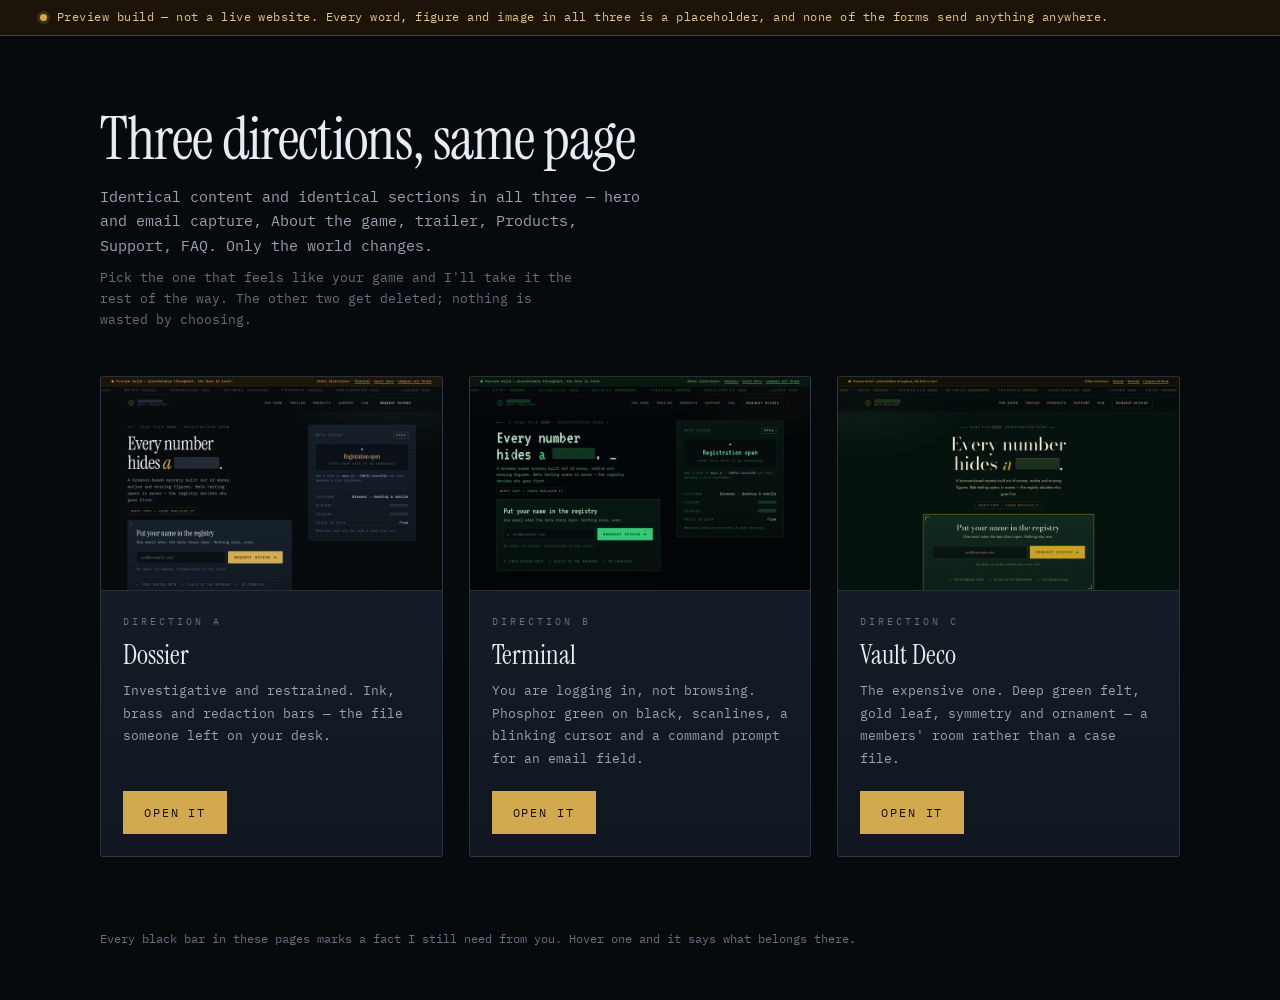
<file: index.html>
<!DOCTYPE html>
<html lang="en">
<head>
<meta charset="utf-8">
<meta name="viewport" content="width=device-width, initial-scale=1">
<meta name="robots" content="noindex, nofollow">
<title>Three directions — preview</title>
<link rel="preconnect" href="https://fonts.googleapis.com">
<link rel="preconnect" href="https://fonts.gstatic.com" crossorigin>
<link href="https://fonts.googleapis.com/css2?family=Instrument+Serif&family=IBM+Plex+Mono:wght@400;500&display=swap" rel="stylesheet">
<style>
*,*::before,*::after{ box-sizing:border-box }
body{ margin:0; background:#070a0d; color:#e7ecf3;
  font-family:"IBM Plex Mono",ui-monospace,monospace; font-size:15px; line-height:1.7 }
a{ color:inherit; text-decoration:none }
.bar{ display:flex; gap:10px; align-items:center; padding:9px clamp(18px,4.5vw,40px);
  background:#1c1408; border-bottom:1px solid rgba(211,169,79,.3); color:#e2c68a;
  font-size:11.5px; letter-spacing:.04em; line-height:1.45 }
.bar i{ width:7px; height:7px; border-radius:50%; background:#d3a94f; flex:0 0 auto;
  box-shadow:0 0 0 3px rgba(211,169,79,.18) }
.wrap{ max-width:1160px; margin-inline:auto; padding:clamp(40px,6vw,72px) clamp(18px,4.5vw,40px) }
h1{ font-family:"Instrument Serif",Georgia,serif; font-weight:400;
  font-size:clamp(34px,5.4vw,60px); line-height:1.05; margin:0 0 14px; letter-spacing:-.015em }
.lede{ margin:0 0 8px; color:#97a4b4; max-width:60ch; font-size:14.5px }
.note{ margin:0 0 clamp(30px,4vw,46px); color:#64707f; max-width:60ch; font-size:12.5px }
.grid{ display:grid; gap:clamp(16px,2.4vw,26px);
  grid-template-columns:repeat(auto-fit,minmax(280px,1fr)) }
.card{ display:flex; flex-direction:column; min-width:0; overflow:hidden;
  background:linear-gradient(180deg,#16202b,#101720); border:1px solid rgba(200,214,232,.13);
  border-radius:3px; transition:border-color .25s ease, transform .25s ease }
.card:hover{ border-color:rgba(211,169,79,.5); transform:translateY(-3px) }
.card img{ display:block; width:100%; height:auto; border-bottom:1px solid rgba(200,214,232,.1) }
.body{ padding:22px; display:flex; flex-direction:column; flex:1 1 auto }
.letter{ font-size:10px; letter-spacing:.3em; text-transform:uppercase; color:#64707f;
  margin:0 0 10px }
.name{ font-family:"Instrument Serif",Georgia,serif; font-weight:400; font-size:27px;
  margin:0 0 10px; line-height:1.1 }
.blurb{ margin:0 0 20px; font-size:13px; line-height:1.75; color:#97a4b4; flex:1 1 auto }
.go{ align-self:flex-start; padding:11px 20px; border:1px solid #d3a94f; background:#d3a94f;
  color:#150f04; font-size:11.5px; letter-spacing:.16em; text-transform:uppercase }
.card:hover .go{ background:#eec97e; border-color:#eec97e }
footer{ padding:0 clamp(18px,4.5vw,40px) 50px; color:#64707f; font-size:12px;
  max-width:1160px; margin-inline:auto }
</style>
</head>
<body>
<div class="bar"><i></i><span>Preview build — not a live website. Every word, figure and image in all three is a placeholder, and none of the forms send anything anywhere.</span></div>
<div class="wrap">
  <h1>Three directions, same page</h1>
  <p class="lede">Identical content and identical sections in all three — hero and email
  capture, About the game, trailer, Products, Support, FAQ. Only the world changes.</p>
  <p class="note">Pick the one that feels like your game and I'll take it the rest of the
  way. The other two get deleted; nothing is wasted by choosing.</p>
  <div class="grid">
    <a class="card" href="a/">
      <img src="thumb-a.png" alt="Dossier direction" width="1280" height="800" loading="lazy">
      <div class="body">
        <p class="letter">Direction A</p>
        <h2 class="name">Dossier</h2>
        <p class="blurb">Investigative and restrained. Ink, brass and redaction bars — the file someone left on your desk.</p>
        <span class="go">Open it</span>
      </div>
    </a>
    <a class="card" href="b/">
      <img src="thumb-b.png" alt="Terminal direction" width="1280" height="800" loading="lazy">
      <div class="body">
        <p class="letter">Direction B</p>
        <h2 class="name">Terminal</h2>
        <p class="blurb">You are logging in, not browsing. Phosphor green on black, scanlines, a blinking cursor and a command prompt for an email field.</p>
        <span class="go">Open it</span>
      </div>
    </a>
    <a class="card" href="c/">
      <img src="thumb-c.png" alt="Vault Deco direction" width="1280" height="800" loading="lazy">
      <div class="body">
        <p class="letter">Direction C</p>
        <h2 class="name">Vault Deco</h2>
        <p class="blurb">The expensive one. Deep green felt, gold leaf, symmetry and ornament — a members' room rather than a case file.</p>
        <span class="go">Open it</span>
      </div>
    </a>
  </div>
</div>
<footer>Every black bar in these pages marks a fact I still need from you. Hover one and it says what belongs there.</footer>
</body>
</html>
</file>
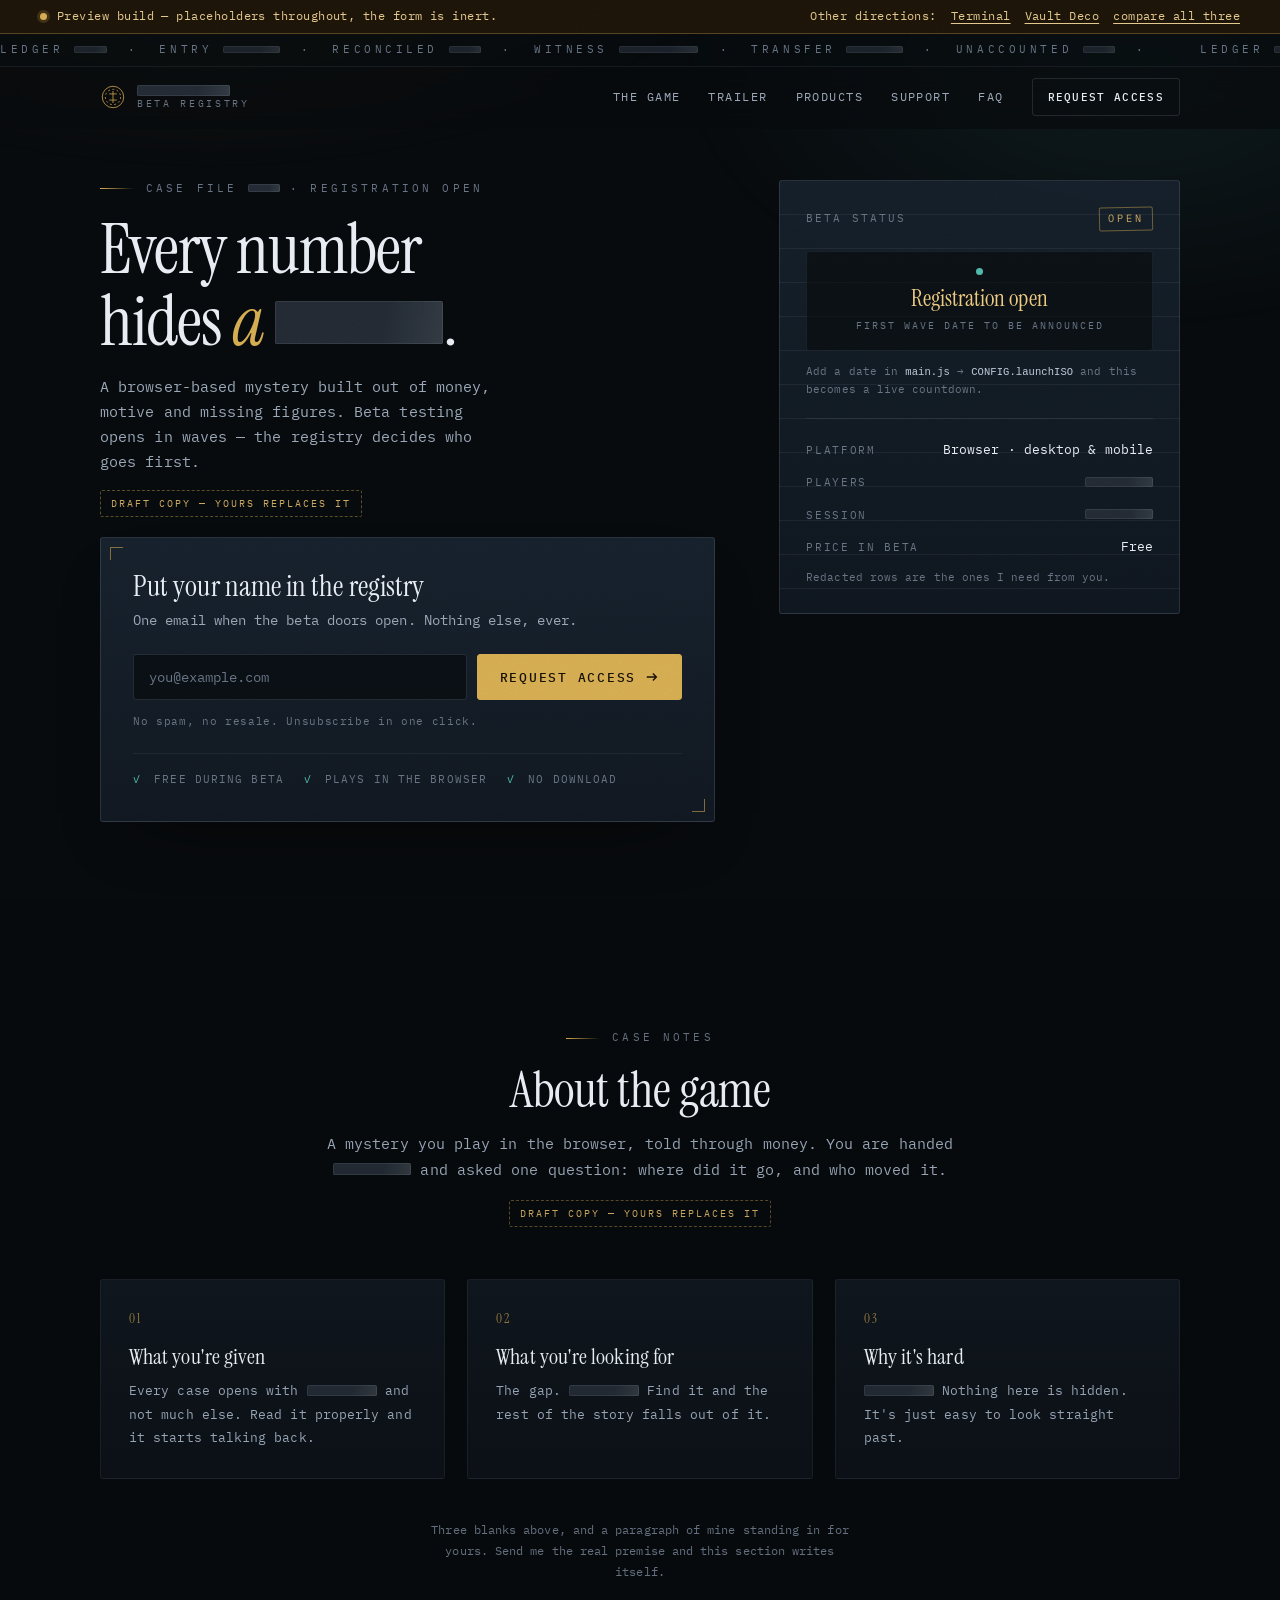
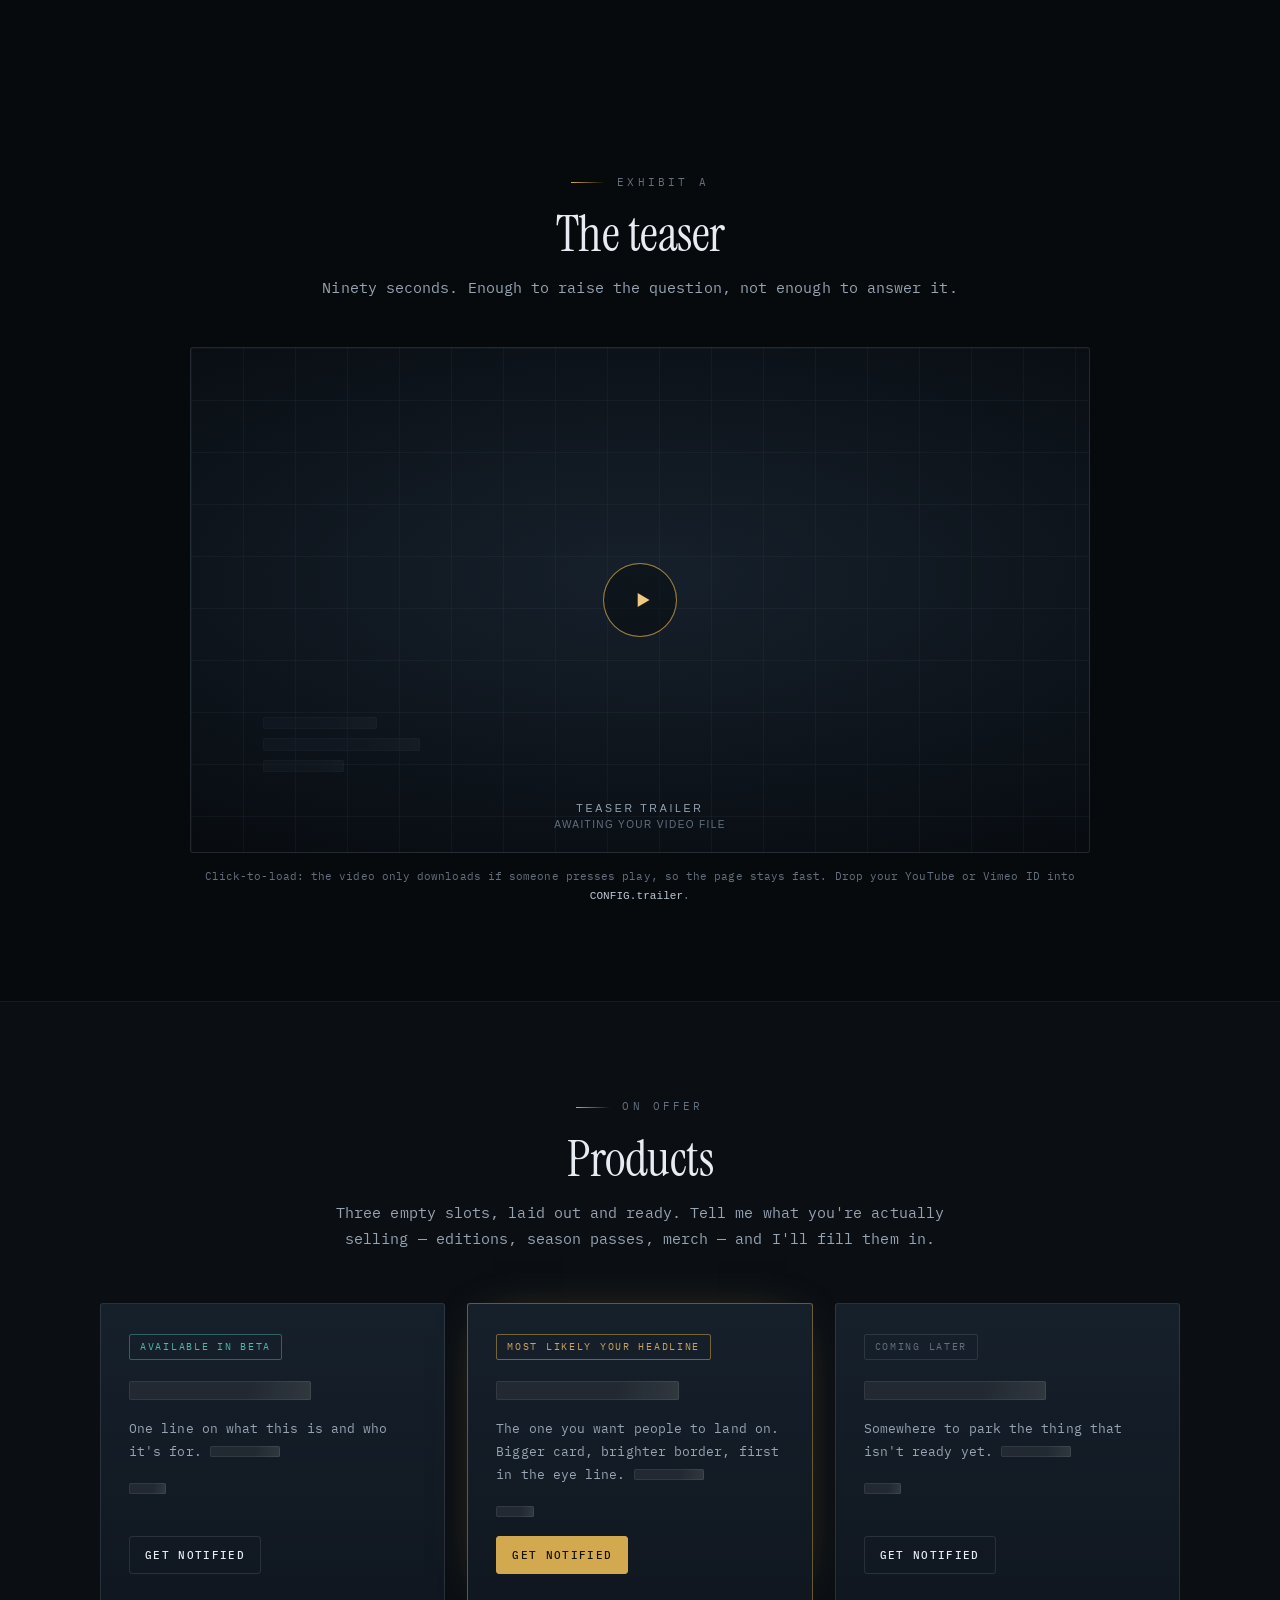
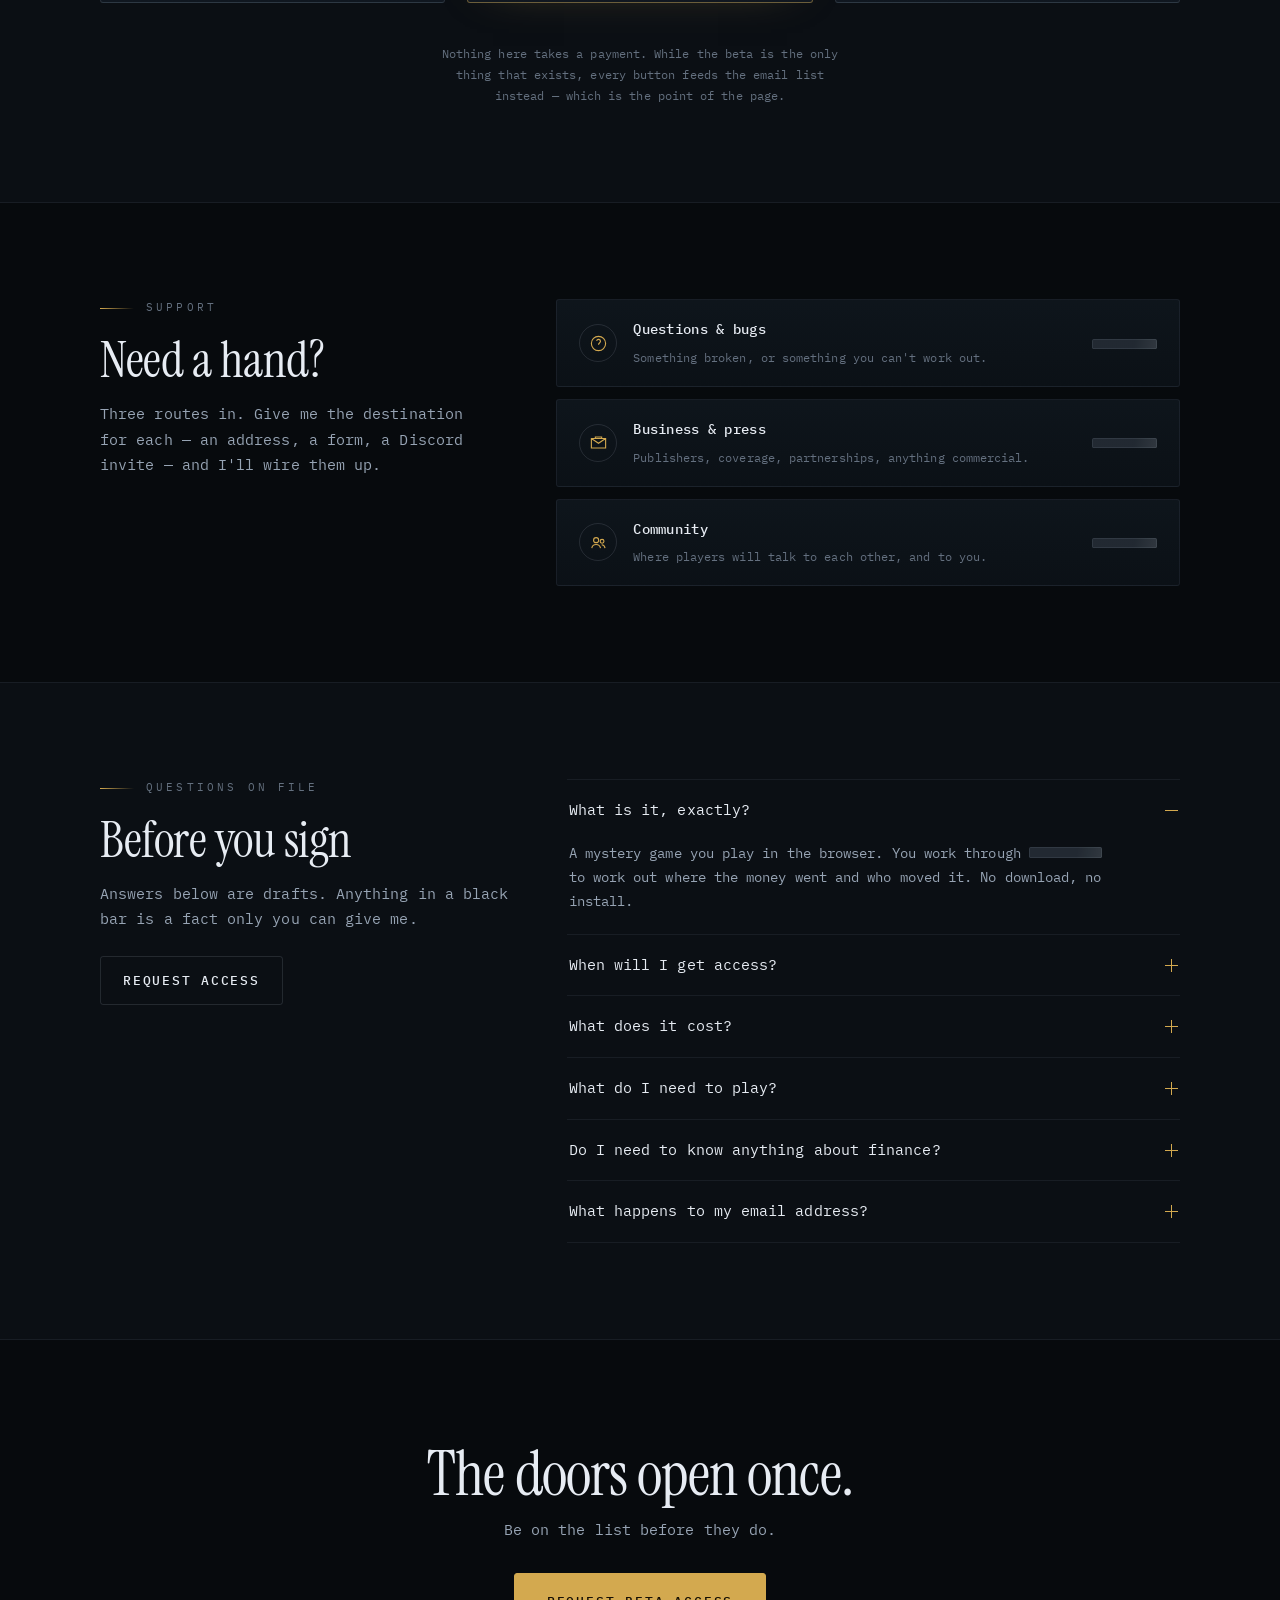
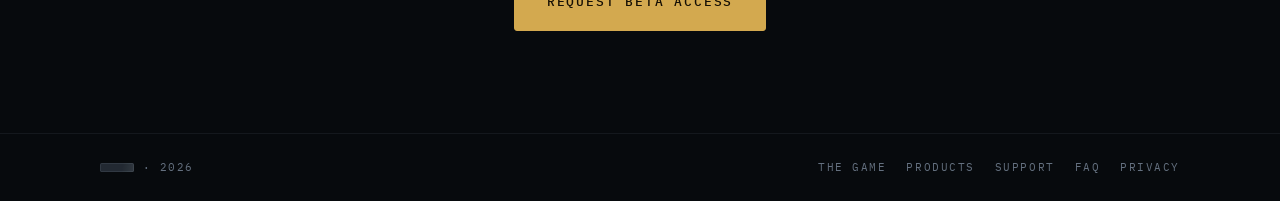
<file: a/index.html>
<!DOCTYPE html>
<html lang="en" class="no-js">
<head>
<meta charset="utf-8">
<meta name="viewport" content="width=device-width, initial-scale=1">
<meta name="robots" content="noindex, nofollow">
<title>Beta Registry — Dossier direction</title>
<meta name="description" content="Preview build of a beta-registration landing page. All copy and imagery are placeholders.">
<link rel="preconnect" href="https://fonts.googleapis.com">
<link rel="preconnect" href="https://fonts.gstatic.com" crossorigin>
<link href="https://fonts.googleapis.com/css2?family=Instrument+Serif:ital@0;1&family=IBM+Plex+Mono:wght@400;500;600&display=swap" rel="stylesheet">
<link rel="stylesheet" href="styles.css">
</head>
<body>

<!-- ============================================================
     DEMO NOTICE — delete this whole <div> when you go live.
     ============================================================ -->
<div class="demo-bar" id="demoBar">
  <span class="demo-bar__dot" aria-hidden="true"></span>
  <span>Preview build — placeholders throughout, the form is inert.</span><span class="demo-bar__nav">Other directions: <a class="demo-bar__link" href="../b/">Terminal</a> <a class="demo-bar__link" href="../c/">Vault Deco</a> <a class="demo-bar__link" href="../">compare all three</a></span>
</div>

<div class="grain" aria-hidden="true"></div>
<div class="vault-light" aria-hidden="true"></div>

<!-- ticker: intentionally wider than the viewport (marquee) -->
<div class="ticker" aria-hidden="true">
  <div class="ticker__track">
    <span class="ticker__set">
      LEDGER&nbsp;<i class="rd rd--xs"></i>&nbsp;&nbsp;·&nbsp;&nbsp;ENTRY&nbsp;<i class="rd rd--sm"></i>&nbsp;&nbsp;·&nbsp;&nbsp;RECONCILED&nbsp;<i class="rd rd--xs"></i>&nbsp;&nbsp;·&nbsp;&nbsp;WITNESS&nbsp;<i class="rd rd--md"></i>&nbsp;&nbsp;·&nbsp;&nbsp;TRANSFER&nbsp;<i class="rd rd--sm"></i>&nbsp;&nbsp;·&nbsp;&nbsp;UNACCOUNTED&nbsp;<i class="rd rd--xs"></i>&nbsp;&nbsp;·&nbsp;&nbsp;
    </span>
    <span class="ticker__set">
      LEDGER&nbsp;<i class="rd rd--xs"></i>&nbsp;&nbsp;·&nbsp;&nbsp;ENTRY&nbsp;<i class="rd rd--sm"></i>&nbsp;&nbsp;·&nbsp;&nbsp;RECONCILED&nbsp;<i class="rd rd--xs"></i>&nbsp;&nbsp;·&nbsp;&nbsp;WITNESS&nbsp;<i class="rd rd--md"></i>&nbsp;&nbsp;·&nbsp;&nbsp;TRANSFER&nbsp;<i class="rd rd--sm"></i>&nbsp;&nbsp;·&nbsp;&nbsp;UNACCOUNTED&nbsp;<i class="rd rd--xs"></i>&nbsp;&nbsp;·&nbsp;&nbsp;
    </span>
  </div>
</div>

<header class="site-head" id="siteHead">
  <div class="wrap site-head__inner">
    <a class="mark" href="#top" aria-label="Home">
      <span class="mark__seal" aria-hidden="true">
        <svg viewBox="0 0 32 32" width="26" height="26" fill="none" stroke="currentColor" stroke-width="1.1">
          <circle cx="16" cy="16" r="13.2"/><circle cx="16" cy="16" r="9.4" stroke-dasharray="2.4 3"/>
          <path d="M16 8.6v14.8M11.4 12.2h9.2M11.4 19.8h9.2"/>
        </svg>
      </span>
      <span class="mark__text">
        <!-- LOGO / GAME NAME GOES HERE -->
        <i class="rd rd--logo" title="your game name"></i>
        <em class="mark__sub">beta registry</em>
      </span>
    </a>
    <button class="nav-toggle" id="navToggle" type="button"
            aria-expanded="false" aria-controls="navPanel" aria-label="Menu">
      <span class="nav-toggle__bars" aria-hidden="true"><i></i><i></i><i></i></span>
    </button>

    <nav class="site-head__nav" id="navPanel">
      <a href="#about">The game</a>
      <a href="#trailer">Trailer</a>
      <a href="#products">Products</a>
      <a href="#support">Support</a>
      <a href="#faq">FAQ</a>
      <a class="btn btn--ghost btn--sm" href="#register">Request access</a>
    </nav>
  </div>
</header>

<main id="top">

  <!-- ================= HERO ================= -->
  <section class="hero">
    <div class="wrap hero__grid">

      <div class="hero__copy">
        <p class="eyebrow reveal">
          <span class="eyebrow__rule" aria-hidden="true"></span>
          <span class="eyebrow__txt">Case file <i class="rd rd--xs" title="a case number, if you want one — or delete this"></i> · registration open</span>
        </p>

        <h1 class="hero__title reveal" style="--d:.06s">
          Every number<br>
          hides <em>a</em> <i class="rd rd--word" title="draft headline — replace"></i>.
        </h1>

        <p class="hero__lede reveal" style="--d:.12s">
          A browser-based mystery built out of money, motive and missing figures.
          Beta testing opens in waves — the registry decides who goes first.
        </p>

        <p class="draft-chip reveal" style="--d:.16s">draft copy — yours replaces it</p>

        <!-- ================= OPT-IN FORM ================= -->
        <div class="card card--form reveal" id="register" style="--d:.2s">
          <div class="card__corner card__corner--tl" aria-hidden="true"></div>
          <div class="card__corner card__corner--br" aria-hidden="true"></div>

          <h2 class="card__title">Put your name in the registry</h2>
          <p class="card__sub">One email when the beta doors open. Nothing else, ever.</p>

          <!-- NOTE: no action= and no name= on inputs while this is a preview.
               See README.md § "Connecting Mailchimp" for the two lines to change. -->
          <form class="form" id="optin" novalidate>
            <div class="form__row">
              <label class="sr-only" for="email">Email address</label>
              <input class="field" id="email" type="email" inputmode="email"
                     autocomplete="email" placeholder="you@example.com" required>
              <button class="btn btn--gold" type="submit" id="submitBtn">
                <span class="btn__label">Request access</span>
                <svg class="btn__arrow" viewBox="0 0 16 16" width="14" height="14" aria-hidden="true"
                     fill="none" stroke="currentColor" stroke-width="1.6">
                  <path d="M2 8h11M9 4l4 4-4 4"/>
                </svg>
              </button>
            </div>
            <p class="form__note" id="formNote">
              No spam, no resale. Unsubscribe in one click.
            </p>
            <p class="form__msg" id="formMsg" role="status" aria-live="polite"></p>
          </form>

          <ul class="assurance">
            <li><span aria-hidden="true">✓</span> Free during beta</li>
            <li><span aria-hidden="true">✓</span> Plays in the browser</li>
            <li><span aria-hidden="true">✓</span> No download</li>
          </ul>
        </div>

        <p class="counter-line reveal" style="--d:.26s">
          <i class="rd rd--num" title="your live signup count — or delete this line"></i>
          <span>investigators already on the list</span>
        </p>
      </div>

      <!-- ================= COUNTDOWN ================= -->
      <aside class="hero__side reveal" style="--d:.3s">
        <div class="dossier">
          <div class="dossier__head">
            <span>Beta status</span>
            <span class="stamp">open</span>
          </div>

          <div class="countdown" id="countdown" aria-label="Time until beta opens">
            <div class="cd"><b id="cdD">--</b><span>days</span></div>
            <div class="cd"><b id="cdH">--</b><span>hrs</span></div>
            <div class="cd"><b id="cdM">--</b><span>min</span></div>
            <div class="cd"><b id="cdS">--</b><span>sec</span></div>
          </div>

          <!-- shown instead of the countdown while no date is set -->
          <div class="tba" id="cdTba">
            <span class="tba__pulse" aria-hidden="true"></span>
            <b>Registration open</b>
            <span>First wave date to be announced</span>
          </div>

          <p class="dossier__note" id="cdNote">
            Add a date in <code>main.js</code> → <code>CONFIG.launchISO</code> and this
            becomes a live countdown.
          </p>

          <hr class="rule">

          <dl class="facts">
            <div><dt>Platform</dt><dd>Browser · desktop &amp; mobile</dd></div>
            <div><dt>Players</dt><dd><i class="rd rd--sm" title="solo / co-op — confirm"></i></dd></div>
            <div><dt>Session</dt><dd><i class="rd rd--sm" title="typical play length — confirm"></i></dd></div>
            <div><dt>Price in beta</dt><dd>Free</dd></div>
          </dl>
          <p class="dossier__note dossier__note--tight">Redacted rows are the ones I need from you.</p>
        </div>
      </aside>

    </div>
  </section>

  <!-- ================= ABOUT THE GAME ================= -->
  <section class="section section--about" id="about">
    <div class="wrap">
      <header class="section__head reveal">
        <p class="eyebrow"><span class="eyebrow__rule" aria-hidden="true"></span> <span class="eyebrow__txt">Case notes</span></p>
        <h2 class="section__title">About the game</h2>
        <p class="section__lede">
          A mystery you play in the browser, told through money. You are handed
          <i class="rd rd--sm" title="what the player is actually handed — statements? accounts? messages?"></i>
          and asked one question: where did it go, and who moved it.
        </p>
        <p class="draft-chip">draft copy — yours replaces it</p>
      </header>

      <div class="pillars">
        <article class="pillar reveal">
          <span class="pillar__no" aria-hidden="true">01</span>
          <h3>What you're given</h3>
          <p>Every case opens with <i class="rd rd--sm" title="what a case opens with"></i>
          and not much else. Read it properly and it starts talking back.</p>
        </article>
        <article class="pillar reveal" style="--d:.08s">
          <span class="pillar__no" aria-hidden="true">02</span>
          <h3>What you're looking for</h3>
          <p>The gap. <i class="rd rd--sm" title="what the player is hunting — a discrepancy? a person? a date?"></i>
          Find it and the rest of the story falls out of it.</p>
        </article>
        <article class="pillar reveal" style="--d:.16s">
          <span class="pillar__no" aria-hidden="true">03</span>
          <h3>Why it's hard</h3>
          <p><i class="rd rd--sm" title="the core obstacle — a liar? a deadline? incomplete records?"></i>
          Nothing here is hidden. It's just easy to look straight past.</p>
        </article>
      </div>

      <p class="section__foot reveal">
        Three blanks above, and a paragraph of mine standing in for yours. Send me the real
        premise and this section writes itself.
      </p>
    </div>
  </section>

  <!-- ================= TRAILER ================= -->
  <section class="section" id="trailer">
    <div class="wrap">
      <header class="section__head reveal">
        <p class="eyebrow"><span class="eyebrow__rule" aria-hidden="true"></span> <span class="eyebrow__txt">Exhibit A</span></p>
        <h2 class="section__title">The teaser</h2>
        <p class="section__lede">Ninety seconds. Enough to raise the question, not enough to answer it.</p>
      </header>

      <figure class="player reveal" style="--d:.08s">
        <button class="player__facade" id="playBtn" type="button" aria-label="Play teaser trailer">
          <span class="player__frame" aria-hidden="true">
            <span class="player__bars">
              <i class="rd rd--deco rd--md"></i><i class="rd rd--deco rd--lg"></i><i class="rd rd--deco rd--sm"></i>
            </span>
          </span>
          <span class="player__play" aria-hidden="true">
            <svg viewBox="0 0 24 24" width="26" height="26" fill="currentColor"><path d="M8 5.5v13l11-6.5z"/></svg>
          </span>
          <span class="player__label">Teaser trailer<em>awaiting your video file</em></span>
        </button>
        <figcaption class="player__cap">
          Click-to-load: the video only downloads if someone presses play, so the page stays fast.
          Drop your YouTube or Vimeo ID into <code>CONFIG.trailer</code>.
        </figcaption>
      </figure>
    </div>
  </section>

  <!-- ================= PRODUCTS ================= -->
  <section class="section section--products" id="products">
    <div class="wrap">
      <header class="section__head reveal">
        <p class="eyebrow"><span class="eyebrow__rule" aria-hidden="true"></span> <span class="eyebrow__txt">On offer</span></p>
        <h2 class="section__title">Products</h2>
        <p class="section__lede">
          Three empty slots, laid out and ready. Tell me what you're actually selling —
          editions, season passes, merch — and I'll fill them in.
        </p>
      </header>

      <div class="products">

        <article class="prod reveal">
          <div class="prod__top">
            <span class="chip chip--live">available in beta</span>
          </div>
          <h3 class="prod__name"><i class="rd rd--md" title="product name"></i></h3>
          <p class="prod__desc">One line on what this is and who it's for.
            <i class="rd rd--sm" title="what's included"></i></p>
          <p class="prod__price"><i class="rd rd--num" title="price, or 'free'"></i></p>
          <a class="btn btn--ghost btn--sm prod__cta" href="#register">Get notified</a>
        </article>

        <article class="prod prod--feature reveal" style="--d:.08s">
          <div class="prod__top">
            <span class="chip chip--gold">most likely your headline</span>
          </div>
          <h3 class="prod__name"><i class="rd rd--md" title="product name"></i></h3>
          <p class="prod__desc">The one you want people to land on. Bigger card, brighter
            border, first in the eye line.
            <i class="rd rd--sm" title="what's included"></i></p>
          <p class="prod__price"><i class="rd rd--num" title="price"></i></p>
          <a class="btn btn--gold btn--sm prod__cta" href="#register">Get notified</a>
        </article>

        <article class="prod reveal" style="--d:.16s">
          <div class="prod__top">
            <span class="chip">coming later</span>
          </div>
          <h3 class="prod__name"><i class="rd rd--md" title="product name"></i></h3>
          <p class="prod__desc">Somewhere to park the thing that isn't ready yet.
            <i class="rd rd--sm" title="what's included"></i></p>
          <p class="prod__price"><i class="rd rd--num" title="price, or 'TBA'"></i></p>
          <a class="btn btn--ghost btn--sm prod__cta" href="#register">Get notified</a>
        </article>

      </div>

      <p class="section__foot reveal">
        Nothing here takes a payment. While the beta is the only thing that exists,
        every button feeds the email list instead — which is the point of the page.
      </p>
    </div>
  </section>

  <!-- ================= SUPPORT ================= -->
  <section class="section section--support" id="support">
    <div class="wrap support__grid">
      <header class="section__head section__head--left reveal">
        <p class="eyebrow"><span class="eyebrow__rule" aria-hidden="true"></span> <span class="eyebrow__txt">Support</span></p>
        <h2 class="section__title">Need a hand?</h2>
        <p class="section__lede">
          Three routes in. Give me the destination for each — an address, a form, a
          Discord invite — and I'll wire them up.
        </p>
      </header>

      <div class="support reveal" style="--d:.08s">

        <article class="sup">
          <span class="sup__icon" aria-hidden="true">
            <svg viewBox="0 0 24 24" width="19" height="19" fill="none" stroke="currentColor" stroke-width="1.4">
              <path d="M12 17h.01M12 13.5c0-2 2.5-2.2 2.5-4.2A2.5 2.5 0 0 0 9.6 8.6"/>
              <circle cx="12" cy="12" r="9"/>
            </svg>
          </span>
          <h3>Questions &amp; bugs</h3>
          <p>Something broken, or something you can't work out.</p>
          <a class="sup__link" href="#" data-todo="support destination">
            <i class="rd rd--sm" title="support address, form or help desk"></i>
          </a>
        </article>

        <article class="sup">
          <span class="sup__icon" aria-hidden="true">
            <svg viewBox="0 0 24 24" width="19" height="19" fill="none" stroke="currentColor" stroke-width="1.4">
              <path d="M3 7h18v12H3zM3 7l9 6 9-6M8 7V5h8v2"/>
            </svg>
          </span>
          <h3>Business &amp; press</h3>
          <p>Publishers, coverage, partnerships, anything commercial.</p>
          <a class="sup__link" href="#" data-todo="business destination">
            <i class="rd rd--sm" title="business/press address"></i>
          </a>
        </article>

        <article class="sup">
          <span class="sup__icon" aria-hidden="true">
            <svg viewBox="0 0 24 24" width="19" height="19" fill="none" stroke="currentColor" stroke-width="1.4">
              <circle cx="9" cy="9" r="3.2"/><circle cx="16.5" cy="10.5" r="2.4"/>
              <path d="M3.5 19c.6-2.9 2.8-4.4 5.5-4.4s4.9 1.5 5.5 4.4M16 14.8c2.2.2 3.8 1.6 4.3 4.2"/>
            </svg>
          </span>
          <h3>Community</h3>
          <p>Where players will talk to each other, and to you.</p>
          <a class="sup__link" href="#" data-todo="community destination">
            <i class="rd rd--sm" title="Discord / Reddit / forum link"></i>
          </a>
        </article>

      </div>
    </div>
  </section>

  <!-- ================= FAQ ================= -->
  <section class="section section--faq" id="faq">
    <div class="wrap faq__grid">
      <header class="section__head section__head--left reveal">
        <p class="eyebrow"><span class="eyebrow__rule" aria-hidden="true"></span> <span class="eyebrow__txt">Questions on file</span></p>
        <h2 class="section__title">Before you sign</h2>
        <p class="section__lede">
          Answers below are drafts. Anything in a black bar is a fact only you can give me.
        </p>
        <a class="btn btn--ghost" href="#register">Request access</a>
      </header>

      <div class="faq reveal" style="--d:.08s">

        <details class="qa" open>
          <summary><span>What is it, exactly?</span><i class="qa__x" aria-hidden="true"></i></summary>
          <div class="qa__body">
            <p>A mystery game you play in the browser. You work through
            <i class="rd rd--sm" title="what the player actually handles — statements? accounts? testimony?"></i>
            to work out where the money went and who moved it. No download, no install.</p>
          </div>
        </details>

        <details class="qa">
          <summary><span>When will I get access?</span><i class="qa__x" aria-hidden="true"></i></summary>
          <div class="qa__body">
            <p>No date is fixed yet — which is exactly why the list exists. Invitations go
            out in waves, and everyone on the registry is emailed in the order they joined,
            so signing up early is a genuinely earlier seat.</p>
          </div>
        </details>

        <details class="qa">
          <summary><span>What does it cost?</span><i class="qa__x" aria-hidden="true"></i></summary>
          <div class="qa__body">
            <p>The beta is free. Pricing after that is
            <i class="rd rd--sm" title="post-beta pricing — or say 'not decided yet'"></i>.</p>
          </div>
        </details>

        <details class="qa">
          <summary><span>What do I need to play?</span><i class="qa__x" aria-hidden="true"></i></summary>
          <div class="qa__body">
            <p>A modern browser and an internet connection. It runs on desktop and mobile.
            <i class="rd rd--sm" title="anything else? account? headphones?"></i></p>
          </div>
        </details>

        <details class="qa">
          <summary><span>Do I need to know anything about finance?</span><i class="qa__x" aria-hidden="true"></i></summary>
          <div class="qa__body">
            <p>No. <i class="rd rd--sm" title="confirm — this is a strong objection-killer if true"></i>
            Curiosity does more here than a spreadsheet ever will.</p>
          </div>
        </details>

        <details class="qa">
          <summary><span>What happens to my email address?</span><i class="qa__x" aria-hidden="true"></i></summary>
          <div class="qa__body">
            <p>It sits on one list and is used to send you a beta invitation. It is not sold,
            not shared, and every email carries an unsubscribe link.
            <i class="rd rd--sm" title="link your privacy policy here"></i></p>
          </div>
        </details>

      </div>
    </div>
  </section>

  <!-- ================= CLOSER ================= -->
  <section class="closer">
    <div class="wrap closer__inner reveal">
      <h2 class="closer__title">The doors open once.</h2>
      <p class="closer__lede">Be on the list before they do.</p>
      <a class="btn btn--gold btn--lg" href="#register">Request beta access</a>
    </div>
  </section>

</main>

<footer class="site-foot">
  <div class="wrap site-foot__inner">
    <span><i class="rd rd--xs" title="your studio name"></i> · <span id="year">2026</span></span>
    <span class="site-foot__links">
      <a href="#about">The game</a>
      <a href="#products">Products</a>
      <a href="#support">Support</a>
      <a href="#faq">FAQ</a>
      <a href="#" data-todo="privacy policy URL">Privacy</a>
    </span>
  </div>
</footer>

<script src="main.js"></script>
</body>
</html>
</file>
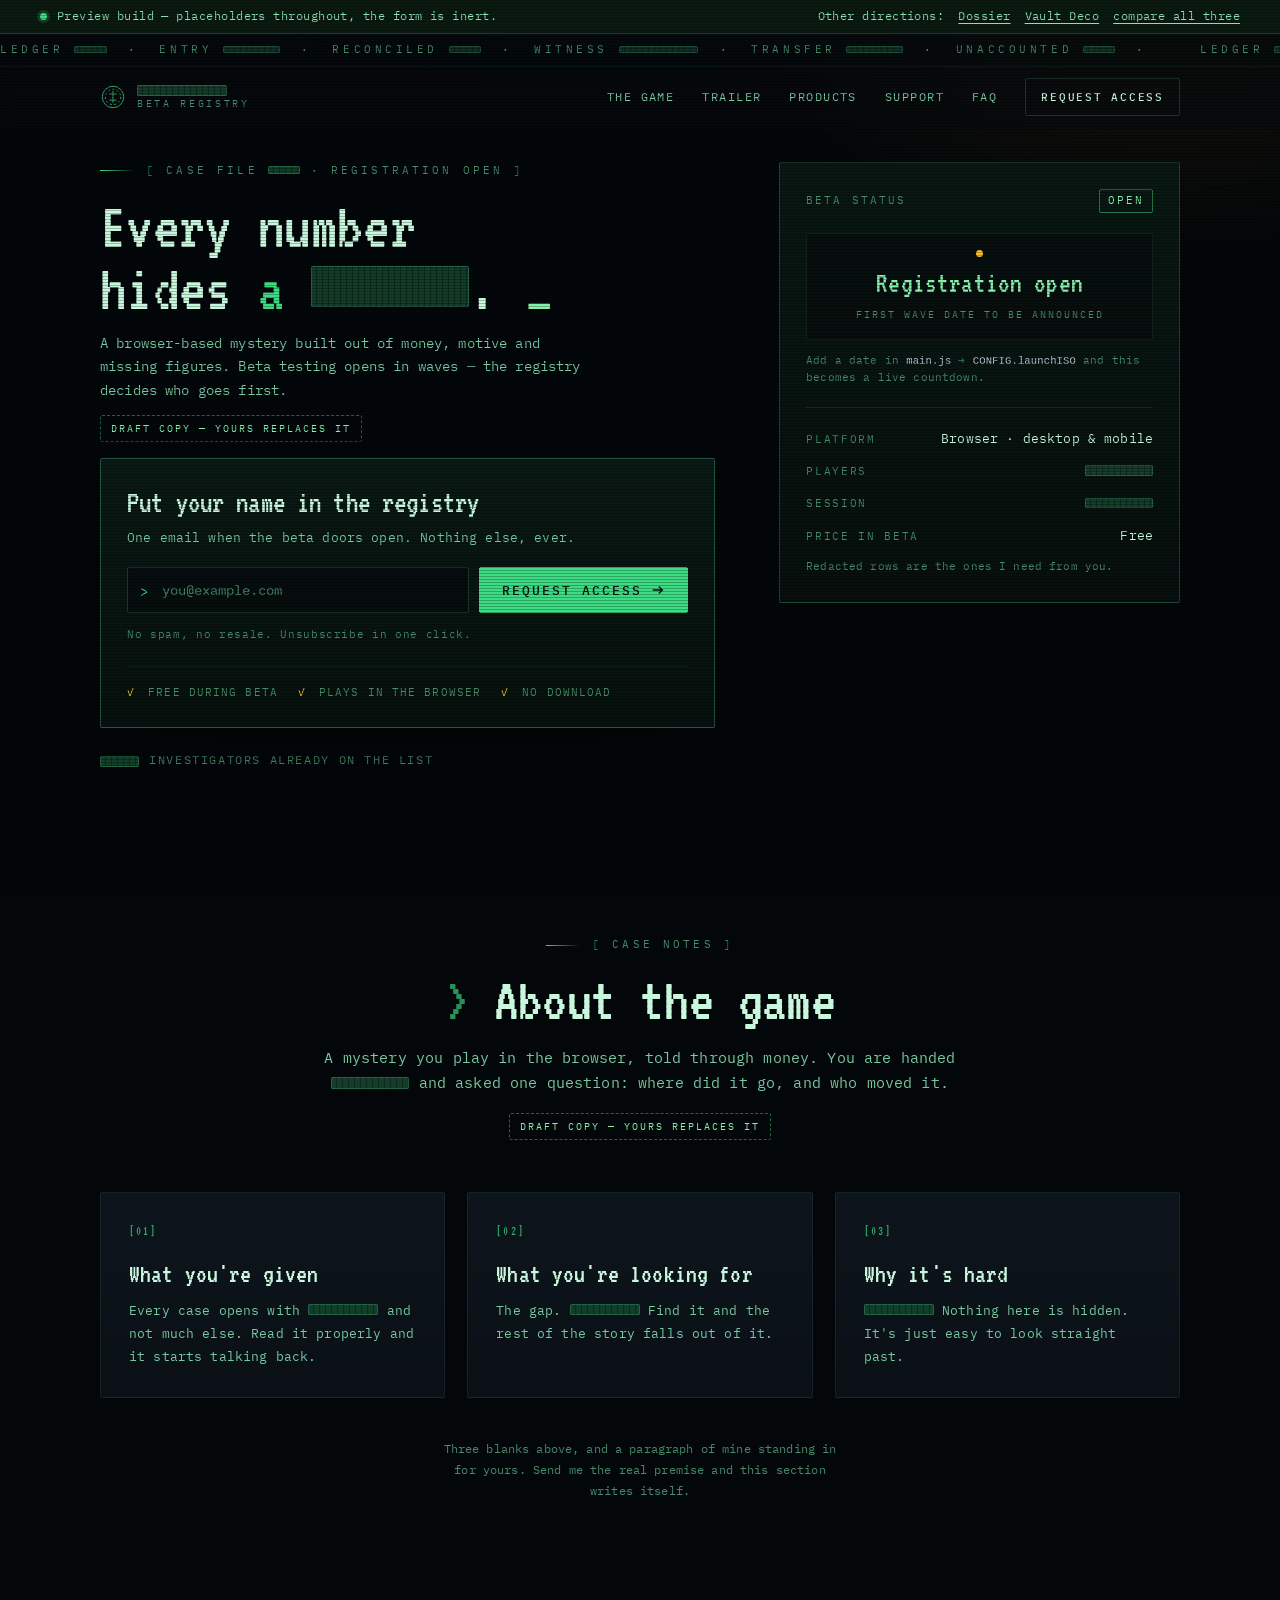
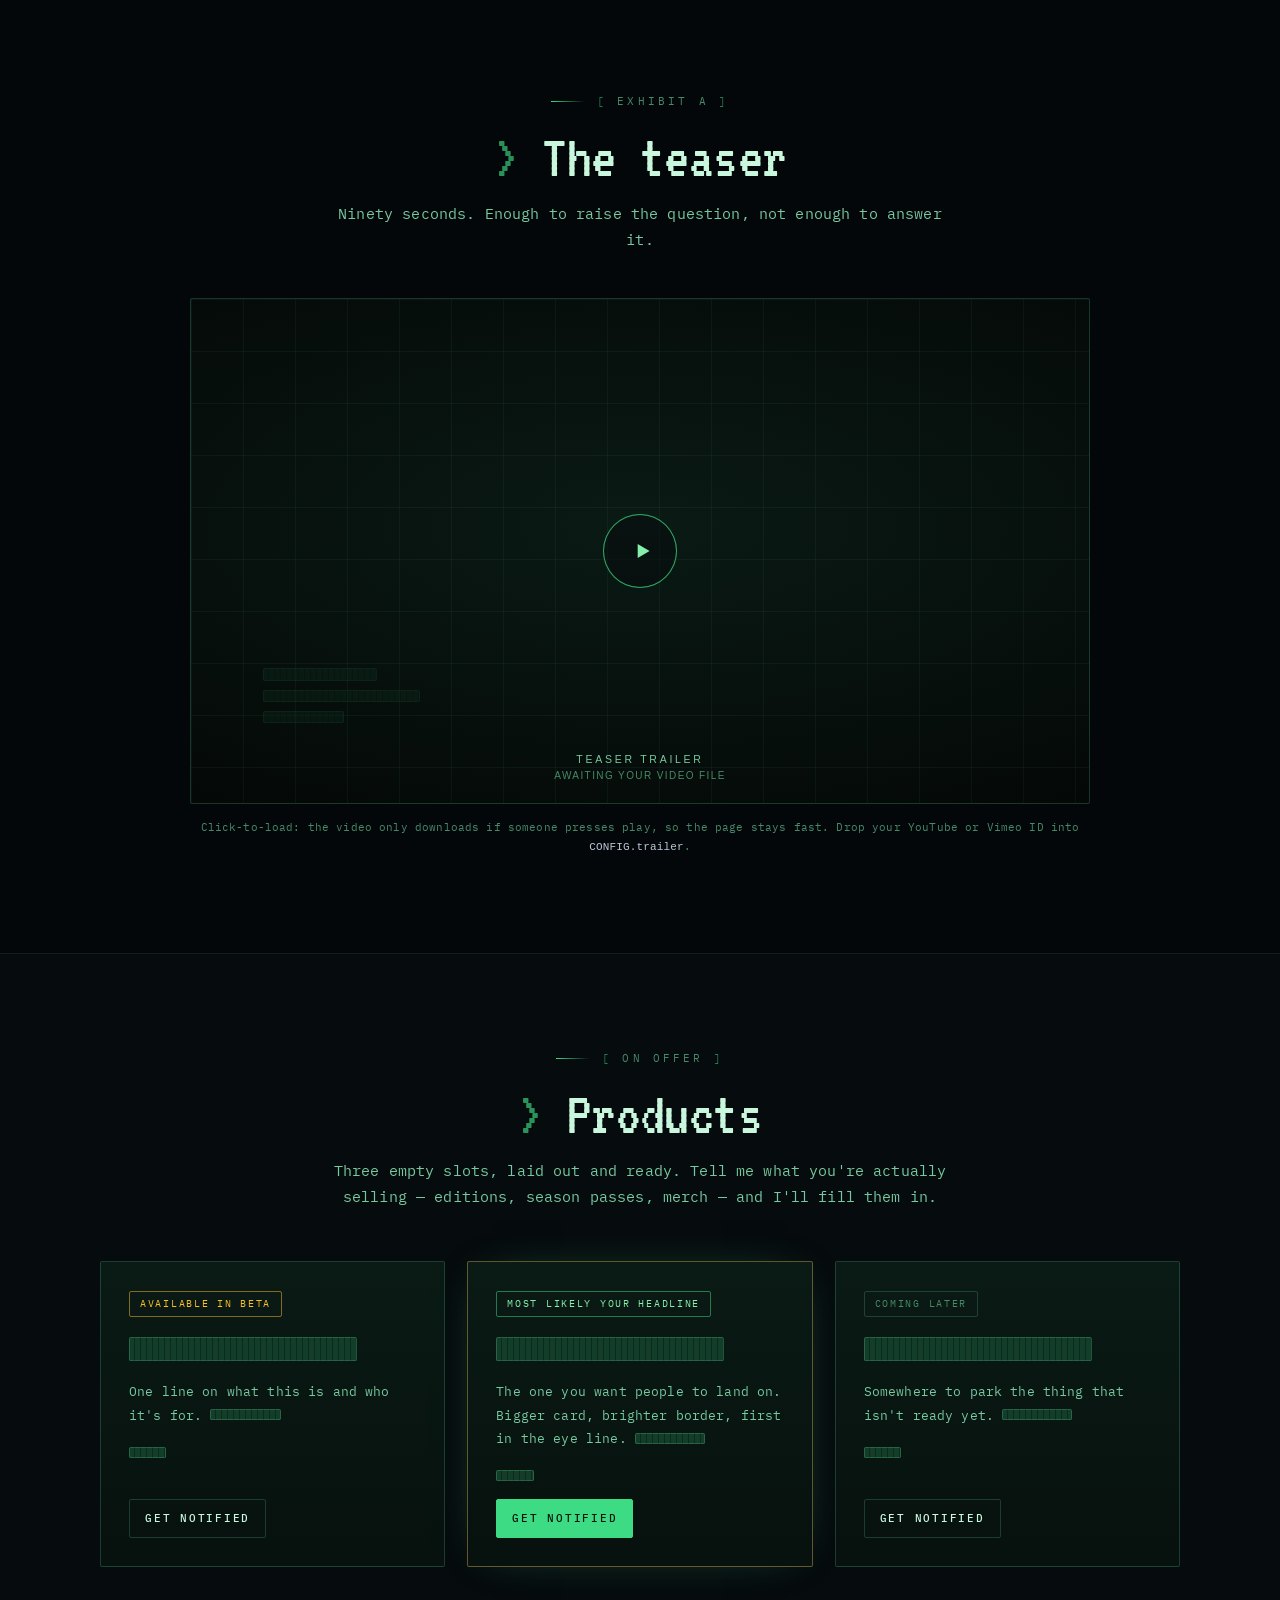
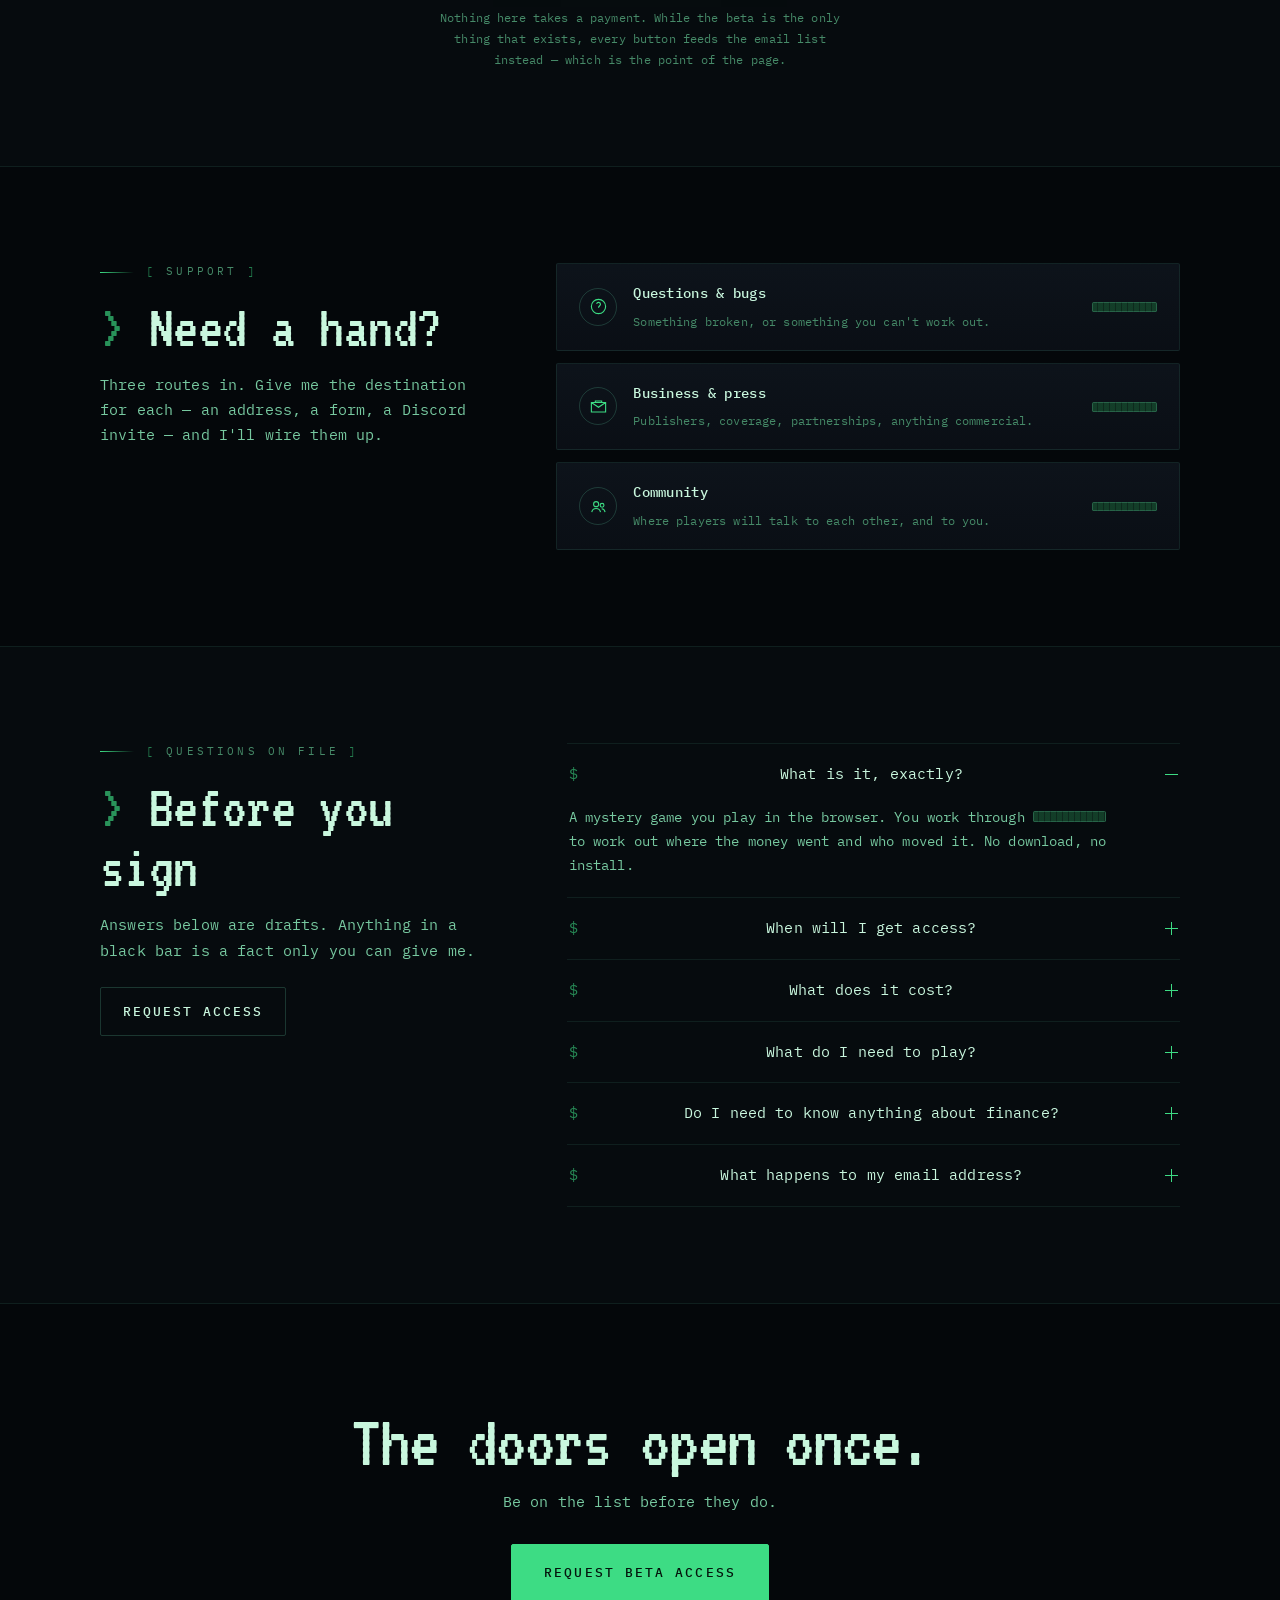
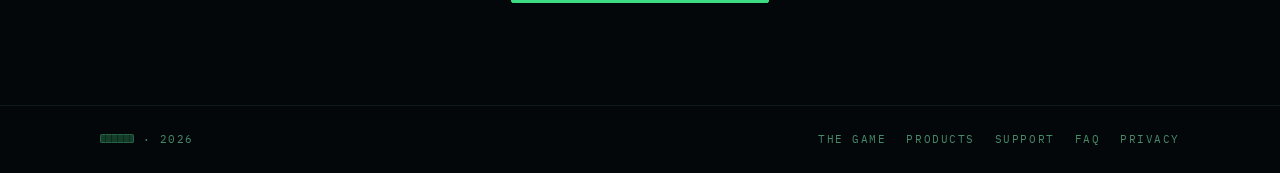
<file: b/index.html>
<!DOCTYPE html>
<html lang="en" class="no-js">
<head>
<meta charset="utf-8">
<meta name="viewport" content="width=device-width, initial-scale=1">
<meta name="robots" content="noindex, nofollow">
<title>Beta Registry — Terminal direction</title>
<meta name="description" content="Preview build of a beta-registration landing page. All copy and imagery are placeholders.">
<link rel="preconnect" href="https://fonts.googleapis.com">
<link rel="preconnect" href="https://fonts.gstatic.com" crossorigin>
<link href="https://fonts.googleapis.com/css2?family=VT323&family=IBM+Plex+Mono:wght@400;500;600&display=swap" rel="stylesheet">
<link rel="stylesheet" href="styles.css">
</head>
<body>

<!-- ============================================================
     DEMO NOTICE — delete this whole <div> when you go live.
     ============================================================ -->
<div class="demo-bar" id="demoBar">
  <span class="demo-bar__dot" aria-hidden="true"></span>
  <span>Preview build — placeholders throughout, the form is inert.</span><span class="demo-bar__nav">Other directions: <a class="demo-bar__link" href="../a/">Dossier</a> <a class="demo-bar__link" href="../c/">Vault Deco</a> <a class="demo-bar__link" href="../">compare all three</a></span>
</div>

<div class="grain" aria-hidden="true"></div>
<div class="vault-light" aria-hidden="true"></div>

<!-- ticker: intentionally wider than the viewport (marquee) -->
<div class="ticker" aria-hidden="true">
  <div class="ticker__track">
    <span class="ticker__set">
      LEDGER&nbsp;<i class="rd rd--xs"></i>&nbsp;&nbsp;·&nbsp;&nbsp;ENTRY&nbsp;<i class="rd rd--sm"></i>&nbsp;&nbsp;·&nbsp;&nbsp;RECONCILED&nbsp;<i class="rd rd--xs"></i>&nbsp;&nbsp;·&nbsp;&nbsp;WITNESS&nbsp;<i class="rd rd--md"></i>&nbsp;&nbsp;·&nbsp;&nbsp;TRANSFER&nbsp;<i class="rd rd--sm"></i>&nbsp;&nbsp;·&nbsp;&nbsp;UNACCOUNTED&nbsp;<i class="rd rd--xs"></i>&nbsp;&nbsp;·&nbsp;&nbsp;
    </span>
    <span class="ticker__set">
      LEDGER&nbsp;<i class="rd rd--xs"></i>&nbsp;&nbsp;·&nbsp;&nbsp;ENTRY&nbsp;<i class="rd rd--sm"></i>&nbsp;&nbsp;·&nbsp;&nbsp;RECONCILED&nbsp;<i class="rd rd--xs"></i>&nbsp;&nbsp;·&nbsp;&nbsp;WITNESS&nbsp;<i class="rd rd--md"></i>&nbsp;&nbsp;·&nbsp;&nbsp;TRANSFER&nbsp;<i class="rd rd--sm"></i>&nbsp;&nbsp;·&nbsp;&nbsp;UNACCOUNTED&nbsp;<i class="rd rd--xs"></i>&nbsp;&nbsp;·&nbsp;&nbsp;
    </span>
  </div>
</div>

<header class="site-head" id="siteHead">
  <div class="wrap site-head__inner">
    <a class="mark" href="#top" aria-label="Home">
      <span class="mark__seal" aria-hidden="true">
        <svg viewBox="0 0 32 32" width="26" height="26" fill="none" stroke="currentColor" stroke-width="1.1">
          <circle cx="16" cy="16" r="13.2"/><circle cx="16" cy="16" r="9.4" stroke-dasharray="2.4 3"/>
          <path d="M16 8.6v14.8M11.4 12.2h9.2M11.4 19.8h9.2"/>
        </svg>
      </span>
      <span class="mark__text">
        <!-- LOGO / GAME NAME GOES HERE -->
        <i class="rd rd--logo" title="your game name"></i>
        <em class="mark__sub">beta registry</em>
      </span>
    </a>
    <button class="nav-toggle" id="navToggle" type="button"
            aria-expanded="false" aria-controls="navPanel" aria-label="Menu">
      <span class="nav-toggle__bars" aria-hidden="true"><i></i><i></i><i></i></span>
    </button>

    <nav class="site-head__nav" id="navPanel">
      <a href="#about">The game</a>
      <a href="#trailer">Trailer</a>
      <a href="#products">Products</a>
      <a href="#support">Support</a>
      <a href="#faq">FAQ</a>
      <a class="btn btn--ghost btn--sm" href="#register">Request access</a>
    </nav>
  </div>
</header>

<main id="top">

  <!-- ================= HERO ================= -->
  <section class="hero">
    <div class="wrap hero__grid">

      <div class="hero__copy">
        <p class="eyebrow reveal">
          <span class="eyebrow__rule" aria-hidden="true"></span>
          <span class="eyebrow__txt">Case file <i class="rd rd--xs" title="a case number, if you want one — or delete this"></i> · registration open</span>
        </p>

        <h1 class="hero__title reveal" style="--d:.06s">
          Every number<br>
          hides <em>a</em> <i class="rd rd--word" title="draft headline — replace"></i>.
        </h1>

        <p class="hero__lede reveal" style="--d:.12s">
          A browser-based mystery built out of money, motive and missing figures.
          Beta testing opens in waves — the registry decides who goes first.
        </p>

        <p class="draft-chip reveal" style="--d:.16s">draft copy — yours replaces it</p>

        <!-- ================= OPT-IN FORM ================= -->
        <div class="card card--form reveal" id="register" style="--d:.2s">
          <div class="card__corner card__corner--tl" aria-hidden="true"></div>
          <div class="card__corner card__corner--br" aria-hidden="true"></div>

          <h2 class="card__title">Put your name in the registry</h2>
          <p class="card__sub">One email when the beta doors open. Nothing else, ever.</p>

          <!-- NOTE: no action= and no name= on inputs while this is a preview.
               See README.md § "Connecting Mailchimp" for the two lines to change. -->
          <form class="form" id="optin" novalidate>
            <div class="form__row">
              <label class="sr-only" for="email">Email address</label>
              <input class="field" id="email" type="email" inputmode="email"
                     autocomplete="email" placeholder="you@example.com" required>
              <button class="btn btn--gold" type="submit" id="submitBtn">
                <span class="btn__label">Request access</span>
                <svg class="btn__arrow" viewBox="0 0 16 16" width="14" height="14" aria-hidden="true"
                     fill="none" stroke="currentColor" stroke-width="1.6">
                  <path d="M2 8h11M9 4l4 4-4 4"/>
                </svg>
              </button>
            </div>
            <p class="form__note" id="formNote">
              No spam, no resale. Unsubscribe in one click.
            </p>
            <p class="form__msg" id="formMsg" role="status" aria-live="polite"></p>
          </form>

          <ul class="assurance">
            <li><span aria-hidden="true">✓</span> Free during beta</li>
            <li><span aria-hidden="true">✓</span> Plays in the browser</li>
            <li><span aria-hidden="true">✓</span> No download</li>
          </ul>
        </div>

        <p class="counter-line reveal" style="--d:.26s">
          <i class="rd rd--num" title="your live signup count — or delete this line"></i>
          <span>investigators already on the list</span>
        </p>
      </div>

      <!-- ================= COUNTDOWN ================= -->
      <aside class="hero__side reveal" style="--d:.3s">
        <div class="dossier">
          <div class="dossier__head">
            <span>Beta status</span>
            <span class="stamp">open</span>
          </div>

          <div class="countdown" id="countdown" aria-label="Time until beta opens">
            <div class="cd"><b id="cdD">--</b><span>days</span></div>
            <div class="cd"><b id="cdH">--</b><span>hrs</span></div>
            <div class="cd"><b id="cdM">--</b><span>min</span></div>
            <div class="cd"><b id="cdS">--</b><span>sec</span></div>
          </div>

          <!-- shown instead of the countdown while no date is set -->
          <div class="tba" id="cdTba">
            <span class="tba__pulse" aria-hidden="true"></span>
            <b>Registration open</b>
            <span>First wave date to be announced</span>
          </div>

          <p class="dossier__note" id="cdNote">
            Add a date in <code>main.js</code> → <code>CONFIG.launchISO</code> and this
            becomes a live countdown.
          </p>

          <hr class="rule">

          <dl class="facts">
            <div><dt>Platform</dt><dd>Browser · desktop &amp; mobile</dd></div>
            <div><dt>Players</dt><dd><i class="rd rd--sm" title="solo / co-op — confirm"></i></dd></div>
            <div><dt>Session</dt><dd><i class="rd rd--sm" title="typical play length — confirm"></i></dd></div>
            <div><dt>Price in beta</dt><dd>Free</dd></div>
          </dl>
          <p class="dossier__note dossier__note--tight">Redacted rows are the ones I need from you.</p>
        </div>
      </aside>

    </div>
  </section>

  <!-- ================= ABOUT THE GAME ================= -->
  <section class="section section--about" id="about">
    <div class="wrap">
      <header class="section__head reveal">
        <p class="eyebrow"><span class="eyebrow__rule" aria-hidden="true"></span> <span class="eyebrow__txt">Case notes</span></p>
        <h2 class="section__title">About the game</h2>
        <p class="section__lede">
          A mystery you play in the browser, told through money. You are handed
          <i class="rd rd--sm" title="what the player is actually handed — statements? accounts? messages?"></i>
          and asked one question: where did it go, and who moved it.
        </p>
        <p class="draft-chip">draft copy — yours replaces it</p>
      </header>

      <div class="pillars">
        <article class="pillar reveal">
          <span class="pillar__no" aria-hidden="true">01</span>
          <h3>What you're given</h3>
          <p>Every case opens with <i class="rd rd--sm" title="what a case opens with"></i>
          and not much else. Read it properly and it starts talking back.</p>
        </article>
        <article class="pillar reveal" style="--d:.08s">
          <span class="pillar__no" aria-hidden="true">02</span>
          <h3>What you're looking for</h3>
          <p>The gap. <i class="rd rd--sm" title="what the player is hunting — a discrepancy? a person? a date?"></i>
          Find it and the rest of the story falls out of it.</p>
        </article>
        <article class="pillar reveal" style="--d:.16s">
          <span class="pillar__no" aria-hidden="true">03</span>
          <h3>Why it's hard</h3>
          <p><i class="rd rd--sm" title="the core obstacle — a liar? a deadline? incomplete records?"></i>
          Nothing here is hidden. It's just easy to look straight past.</p>
        </article>
      </div>

      <p class="section__foot reveal">
        Three blanks above, and a paragraph of mine standing in for yours. Send me the real
        premise and this section writes itself.
      </p>
    </div>
  </section>

  <!-- ================= TRAILER ================= -->
  <section class="section" id="trailer">
    <div class="wrap">
      <header class="section__head reveal">
        <p class="eyebrow"><span class="eyebrow__rule" aria-hidden="true"></span> <span class="eyebrow__txt">Exhibit A</span></p>
        <h2 class="section__title">The teaser</h2>
        <p class="section__lede">Ninety seconds. Enough to raise the question, not enough to answer it.</p>
      </header>

      <figure class="player reveal" style="--d:.08s">
        <button class="player__facade" id="playBtn" type="button" aria-label="Play teaser trailer">
          <span class="player__frame" aria-hidden="true">
            <span class="player__bars">
              <i class="rd rd--deco rd--md"></i><i class="rd rd--deco rd--lg"></i><i class="rd rd--deco rd--sm"></i>
            </span>
          </span>
          <span class="player__play" aria-hidden="true">
            <svg viewBox="0 0 24 24" width="26" height="26" fill="currentColor"><path d="M8 5.5v13l11-6.5z"/></svg>
          </span>
          <span class="player__label">Teaser trailer<em>awaiting your video file</em></span>
        </button>
        <figcaption class="player__cap">
          Click-to-load: the video only downloads if someone presses play, so the page stays fast.
          Drop your YouTube or Vimeo ID into <code>CONFIG.trailer</code>.
        </figcaption>
      </figure>
    </div>
  </section>

  <!-- ================= PRODUCTS ================= -->
  <section class="section section--products" id="products">
    <div class="wrap">
      <header class="section__head reveal">
        <p class="eyebrow"><span class="eyebrow__rule" aria-hidden="true"></span> <span class="eyebrow__txt">On offer</span></p>
        <h2 class="section__title">Products</h2>
        <p class="section__lede">
          Three empty slots, laid out and ready. Tell me what you're actually selling —
          editions, season passes, merch — and I'll fill them in.
        </p>
      </header>

      <div class="products">

        <article class="prod reveal">
          <div class="prod__top">
            <span class="chip chip--live">available in beta</span>
          </div>
          <h3 class="prod__name"><i class="rd rd--md" title="product name"></i></h3>
          <p class="prod__desc">One line on what this is and who it's for.
            <i class="rd rd--sm" title="what's included"></i></p>
          <p class="prod__price"><i class="rd rd--num" title="price, or 'free'"></i></p>
          <a class="btn btn--ghost btn--sm prod__cta" href="#register">Get notified</a>
        </article>

        <article class="prod prod--feature reveal" style="--d:.08s">
          <div class="prod__top">
            <span class="chip chip--gold">most likely your headline</span>
          </div>
          <h3 class="prod__name"><i class="rd rd--md" title="product name"></i></h3>
          <p class="prod__desc">The one you want people to land on. Bigger card, brighter
            border, first in the eye line.
            <i class="rd rd--sm" title="what's included"></i></p>
          <p class="prod__price"><i class="rd rd--num" title="price"></i></p>
          <a class="btn btn--gold btn--sm prod__cta" href="#register">Get notified</a>
        </article>

        <article class="prod reveal" style="--d:.16s">
          <div class="prod__top">
            <span class="chip">coming later</span>
          </div>
          <h3 class="prod__name"><i class="rd rd--md" title="product name"></i></h3>
          <p class="prod__desc">Somewhere to park the thing that isn't ready yet.
            <i class="rd rd--sm" title="what's included"></i></p>
          <p class="prod__price"><i class="rd rd--num" title="price, or 'TBA'"></i></p>
          <a class="btn btn--ghost btn--sm prod__cta" href="#register">Get notified</a>
        </article>

      </div>

      <p class="section__foot reveal">
        Nothing here takes a payment. While the beta is the only thing that exists,
        every button feeds the email list instead — which is the point of the page.
      </p>
    </div>
  </section>

  <!-- ================= SUPPORT ================= -->
  <section class="section section--support" id="support">
    <div class="wrap support__grid">
      <header class="section__head section__head--left reveal">
        <p class="eyebrow"><span class="eyebrow__rule" aria-hidden="true"></span> <span class="eyebrow__txt">Support</span></p>
        <h2 class="section__title">Need a hand?</h2>
        <p class="section__lede">
          Three routes in. Give me the destination for each — an address, a form, a
          Discord invite — and I'll wire them up.
        </p>
      </header>

      <div class="support reveal" style="--d:.08s">

        <article class="sup">
          <span class="sup__icon" aria-hidden="true">
            <svg viewBox="0 0 24 24" width="19" height="19" fill="none" stroke="currentColor" stroke-width="1.4">
              <path d="M12 17h.01M12 13.5c0-2 2.5-2.2 2.5-4.2A2.5 2.5 0 0 0 9.6 8.6"/>
              <circle cx="12" cy="12" r="9"/>
            </svg>
          </span>
          <h3>Questions &amp; bugs</h3>
          <p>Something broken, or something you can't work out.</p>
          <a class="sup__link" href="#" data-todo="support destination">
            <i class="rd rd--sm" title="support address, form or help desk"></i>
          </a>
        </article>

        <article class="sup">
          <span class="sup__icon" aria-hidden="true">
            <svg viewBox="0 0 24 24" width="19" height="19" fill="none" stroke="currentColor" stroke-width="1.4">
              <path d="M3 7h18v12H3zM3 7l9 6 9-6M8 7V5h8v2"/>
            </svg>
          </span>
          <h3>Business &amp; press</h3>
          <p>Publishers, coverage, partnerships, anything commercial.</p>
          <a class="sup__link" href="#" data-todo="business destination">
            <i class="rd rd--sm" title="business/press address"></i>
          </a>
        </article>

        <article class="sup">
          <span class="sup__icon" aria-hidden="true">
            <svg viewBox="0 0 24 24" width="19" height="19" fill="none" stroke="currentColor" stroke-width="1.4">
              <circle cx="9" cy="9" r="3.2"/><circle cx="16.5" cy="10.5" r="2.4"/>
              <path d="M3.5 19c.6-2.9 2.8-4.4 5.5-4.4s4.9 1.5 5.5 4.4M16 14.8c2.2.2 3.8 1.6 4.3 4.2"/>
            </svg>
          </span>
          <h3>Community</h3>
          <p>Where players will talk to each other, and to you.</p>
          <a class="sup__link" href="#" data-todo="community destination">
            <i class="rd rd--sm" title="Discord / Reddit / forum link"></i>
          </a>
        </article>

      </div>
    </div>
  </section>

  <!-- ================= FAQ ================= -->
  <section class="section section--faq" id="faq">
    <div class="wrap faq__grid">
      <header class="section__head section__head--left reveal">
        <p class="eyebrow"><span class="eyebrow__rule" aria-hidden="true"></span> <span class="eyebrow__txt">Questions on file</span></p>
        <h2 class="section__title">Before you sign</h2>
        <p class="section__lede">
          Answers below are drafts. Anything in a black bar is a fact only you can give me.
        </p>
        <a class="btn btn--ghost" href="#register">Request access</a>
      </header>

      <div class="faq reveal" style="--d:.08s">

        <details class="qa" open>
          <summary><span>What is it, exactly?</span><i class="qa__x" aria-hidden="true"></i></summary>
          <div class="qa__body">
            <p>A mystery game you play in the browser. You work through
            <i class="rd rd--sm" title="what the player actually handles — statements? accounts? testimony?"></i>
            to work out where the money went and who moved it. No download, no install.</p>
          </div>
        </details>

        <details class="qa">
          <summary><span>When will I get access?</span><i class="qa__x" aria-hidden="true"></i></summary>
          <div class="qa__body">
            <p>No date is fixed yet — which is exactly why the list exists. Invitations go
            out in waves, and everyone on the registry is emailed in the order they joined,
            so signing up early is a genuinely earlier seat.</p>
          </div>
        </details>

        <details class="qa">
          <summary><span>What does it cost?</span><i class="qa__x" aria-hidden="true"></i></summary>
          <div class="qa__body">
            <p>The beta is free. Pricing after that is
            <i class="rd rd--sm" title="post-beta pricing — or say 'not decided yet'"></i>.</p>
          </div>
        </details>

        <details class="qa">
          <summary><span>What do I need to play?</span><i class="qa__x" aria-hidden="true"></i></summary>
          <div class="qa__body">
            <p>A modern browser and an internet connection. It runs on desktop and mobile.
            <i class="rd rd--sm" title="anything else? account? headphones?"></i></p>
          </div>
        </details>

        <details class="qa">
          <summary><span>Do I need to know anything about finance?</span><i class="qa__x" aria-hidden="true"></i></summary>
          <div class="qa__body">
            <p>No. <i class="rd rd--sm" title="confirm — this is a strong objection-killer if true"></i>
            Curiosity does more here than a spreadsheet ever will.</p>
          </div>
        </details>

        <details class="qa">
          <summary><span>What happens to my email address?</span><i class="qa__x" aria-hidden="true"></i></summary>
          <div class="qa__body">
            <p>It sits on one list and is used to send you a beta invitation. It is not sold,
            not shared, and every email carries an unsubscribe link.
            <i class="rd rd--sm" title="link your privacy policy here"></i></p>
          </div>
        </details>

      </div>
    </div>
  </section>

  <!-- ================= CLOSER ================= -->
  <section class="closer">
    <div class="wrap closer__inner reveal">
      <h2 class="closer__title">The doors open once.</h2>
      <p class="closer__lede">Be on the list before they do.</p>
      <a class="btn btn--gold btn--lg" href="#register">Request beta access</a>
    </div>
  </section>

</main>

<footer class="site-foot">
  <div class="wrap site-foot__inner">
    <span><i class="rd rd--xs" title="your studio name"></i> · <span id="year">2026</span></span>
    <span class="site-foot__links">
      <a href="#about">The game</a>
      <a href="#products">Products</a>
      <a href="#support">Support</a>
      <a href="#faq">FAQ</a>
      <a href="#" data-todo="privacy policy URL">Privacy</a>
    </span>
  </div>
</footer>

<script src="main.js"></script>
</body>
</html>
</file>
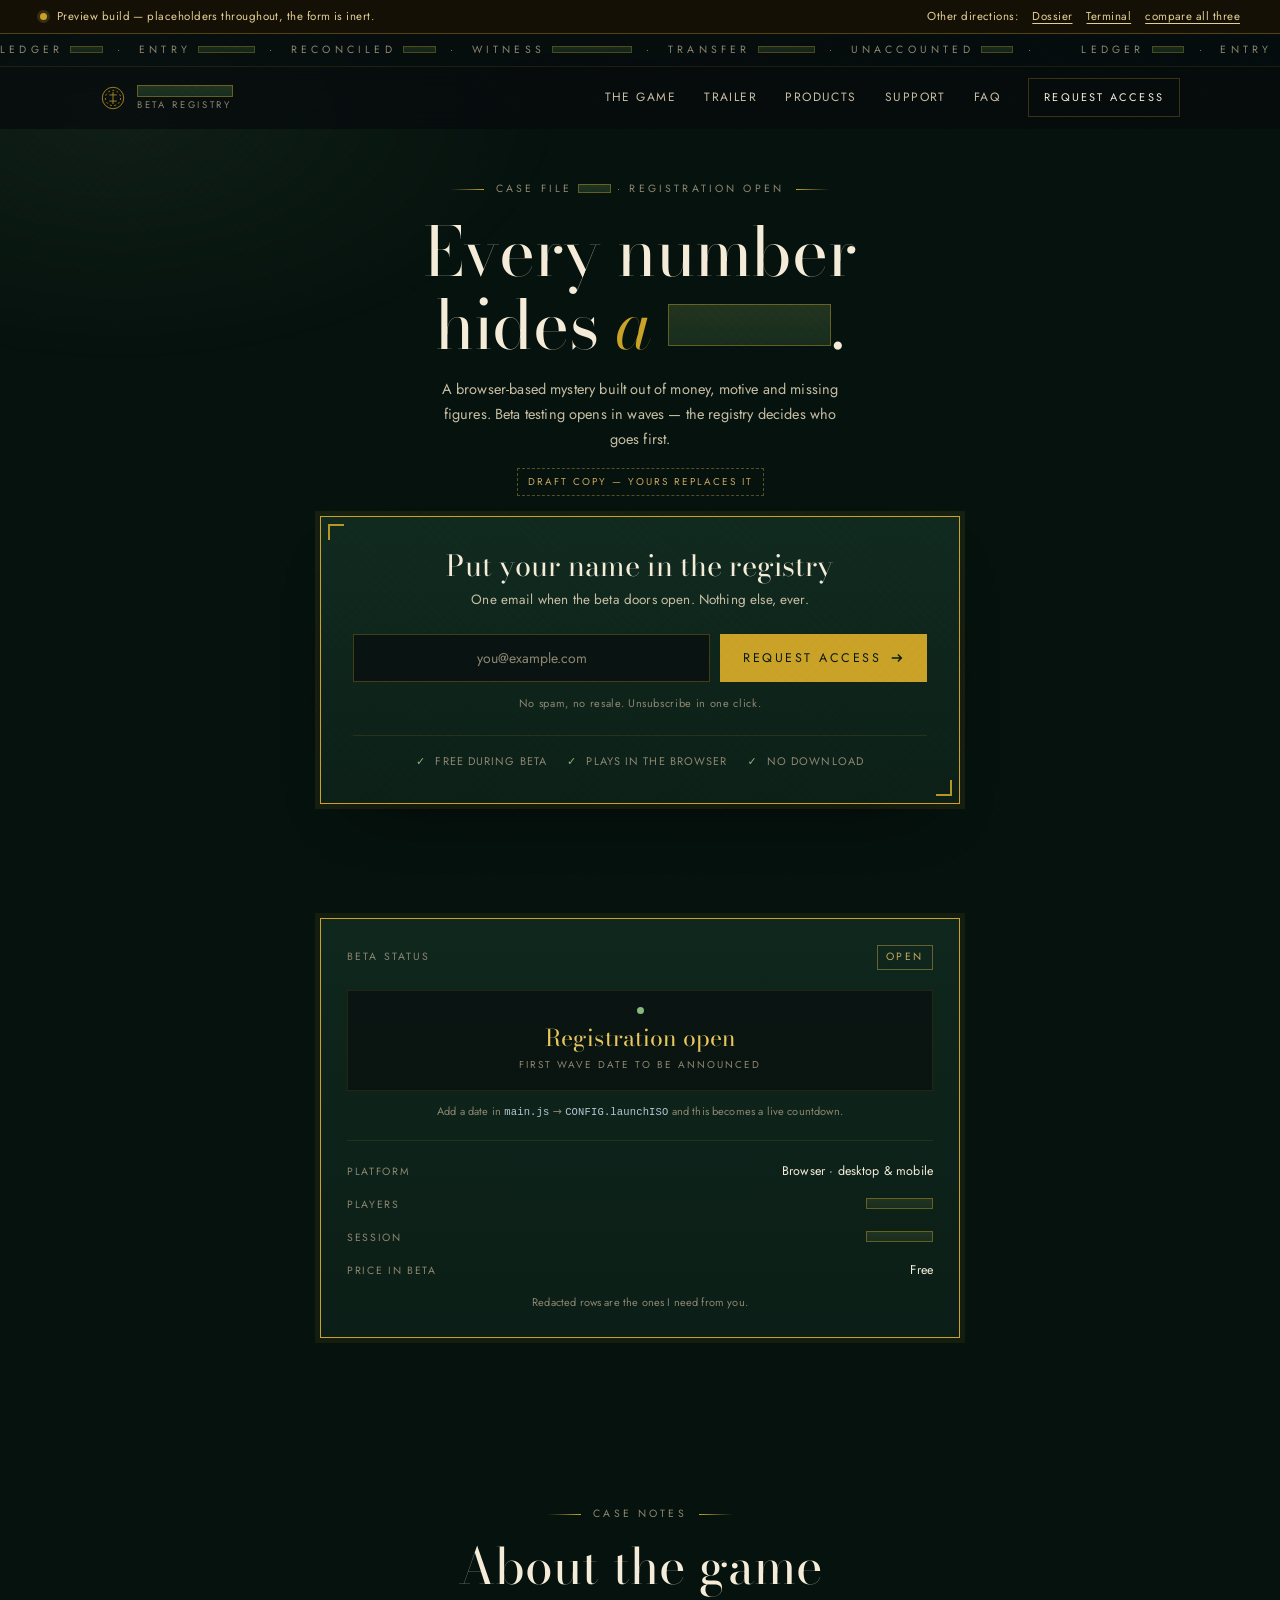
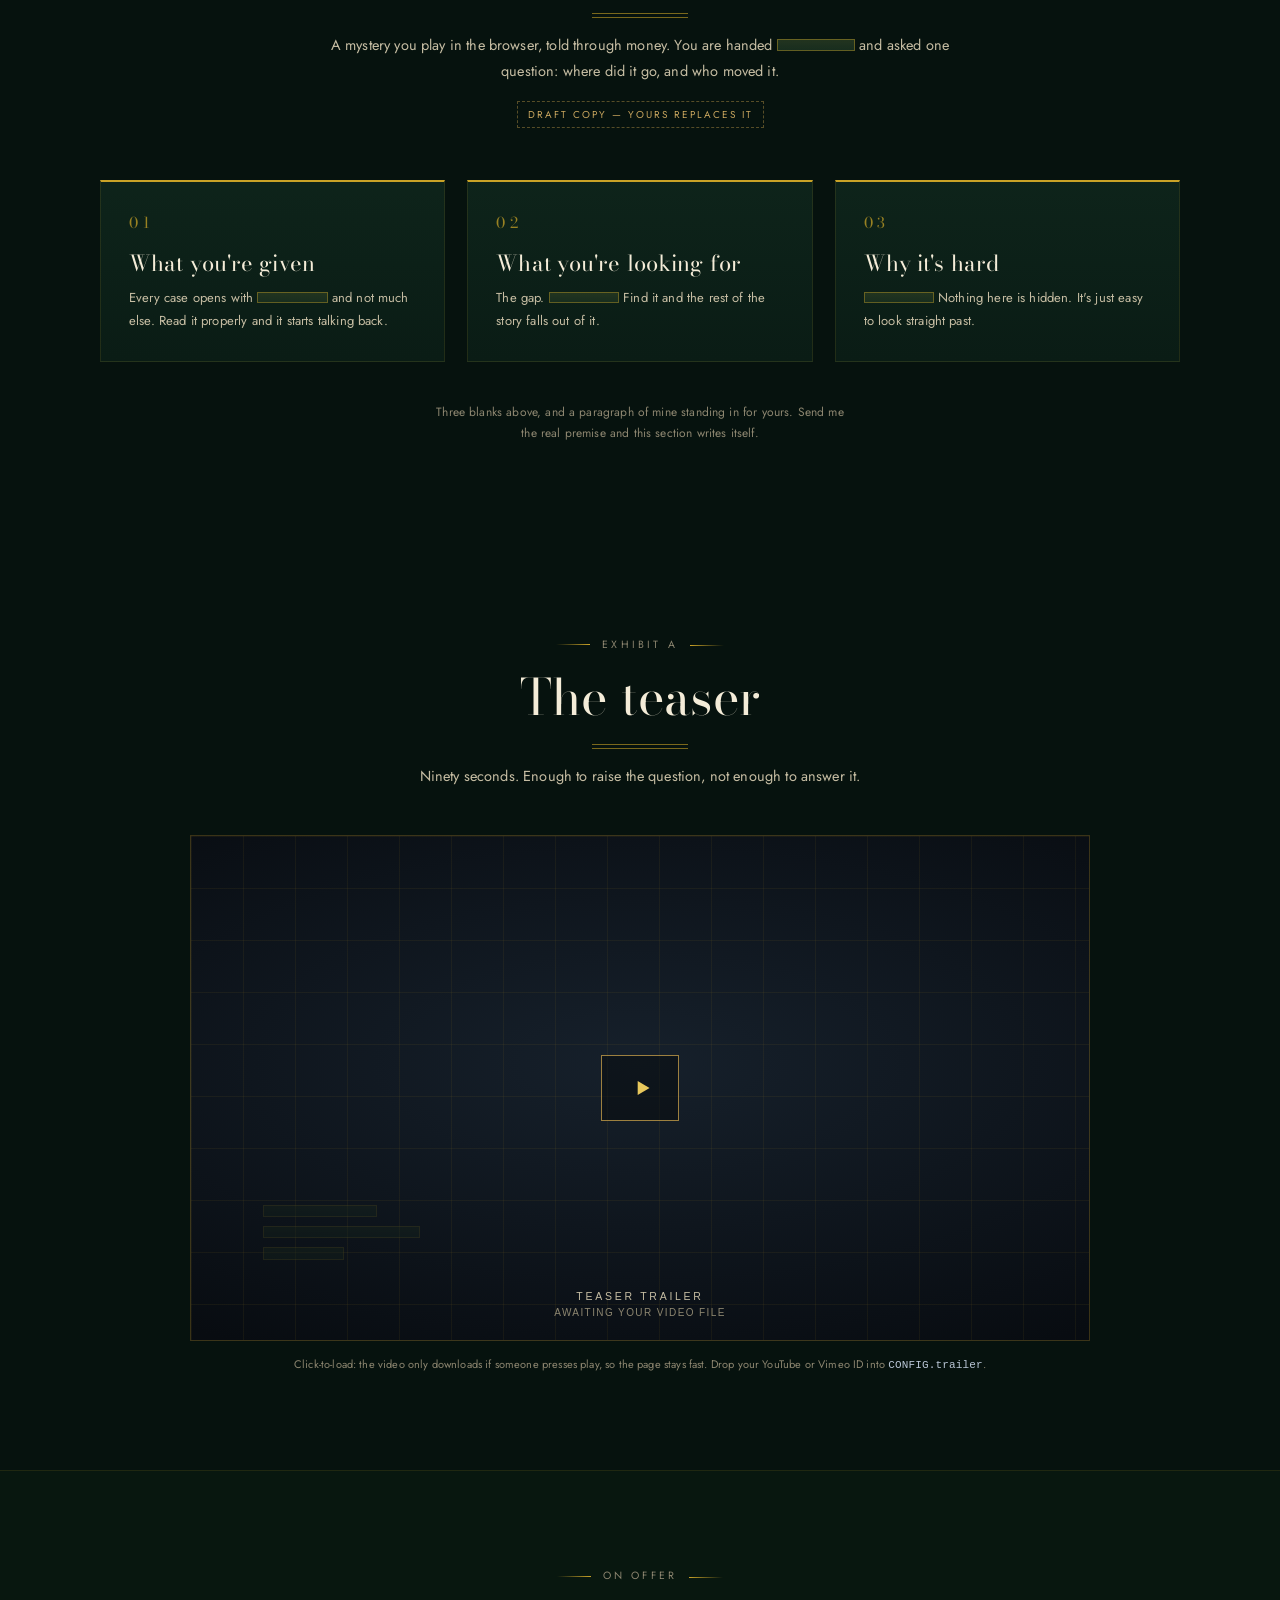
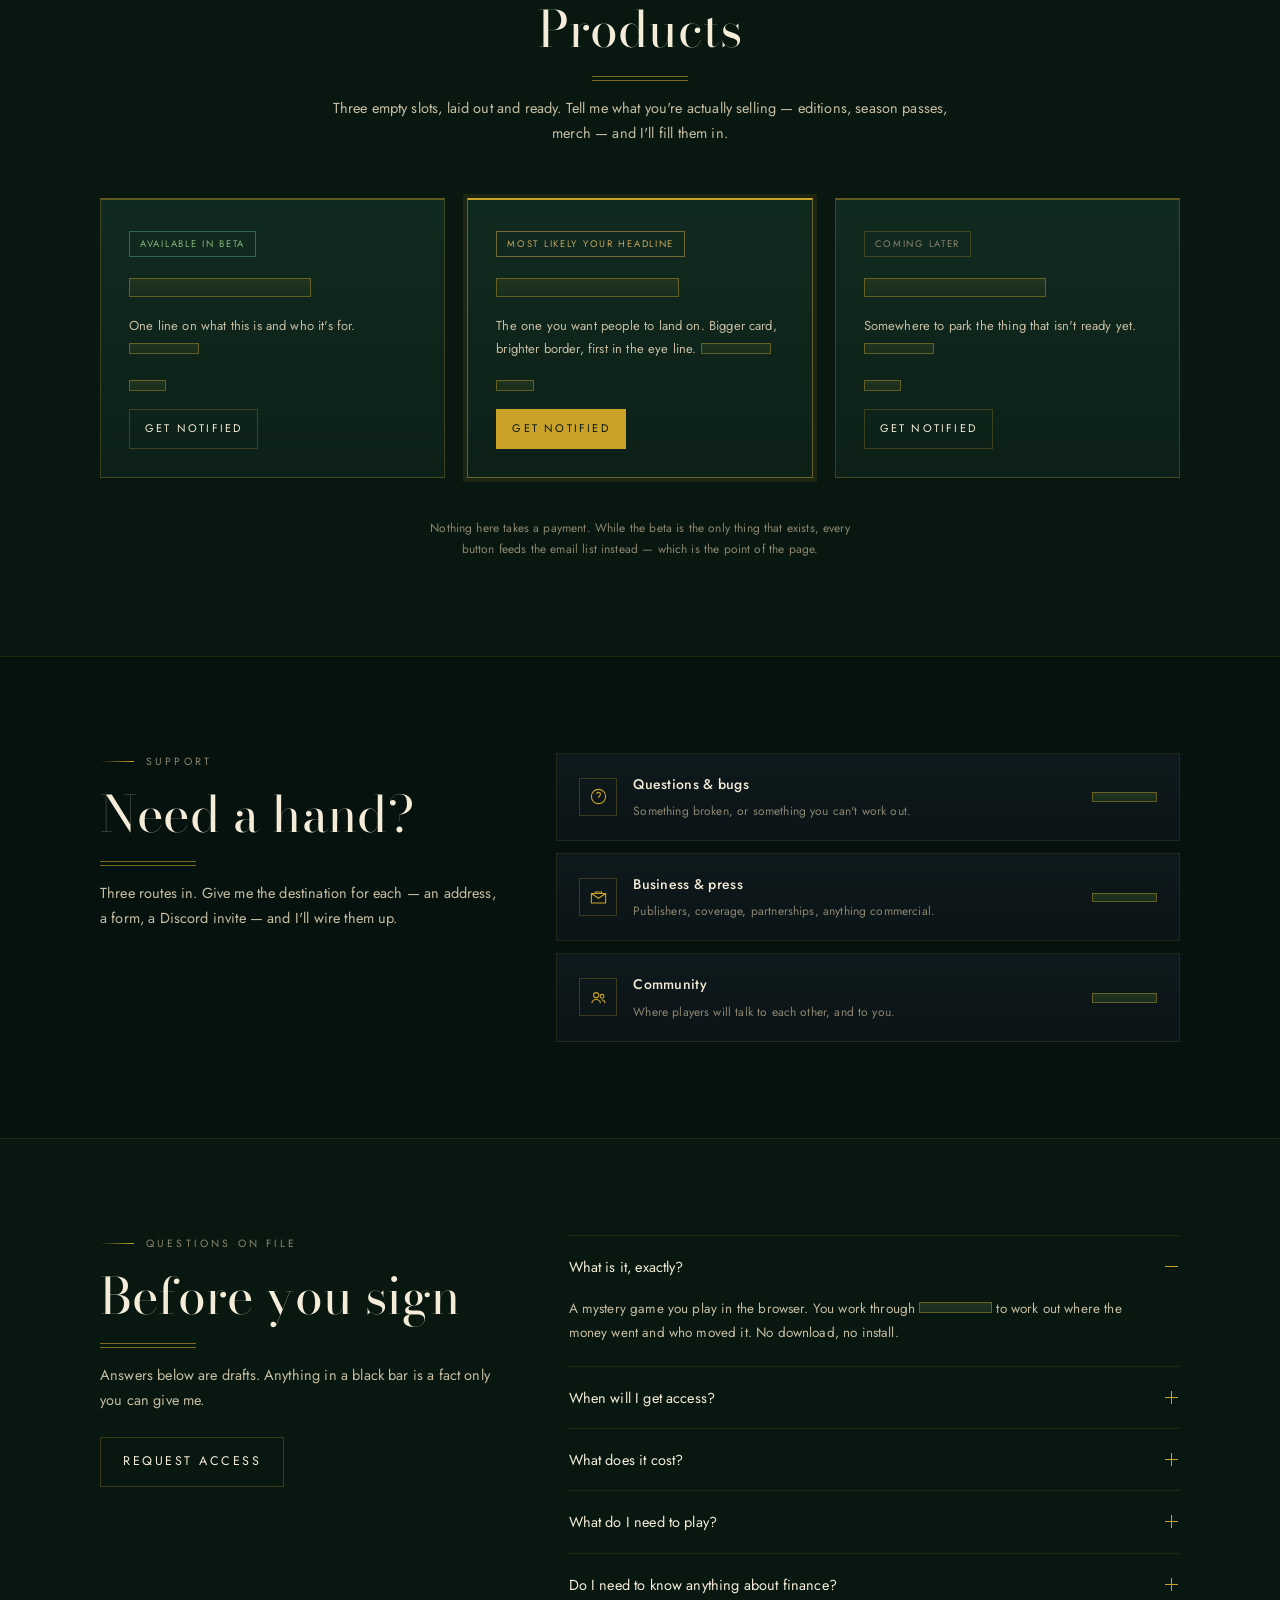
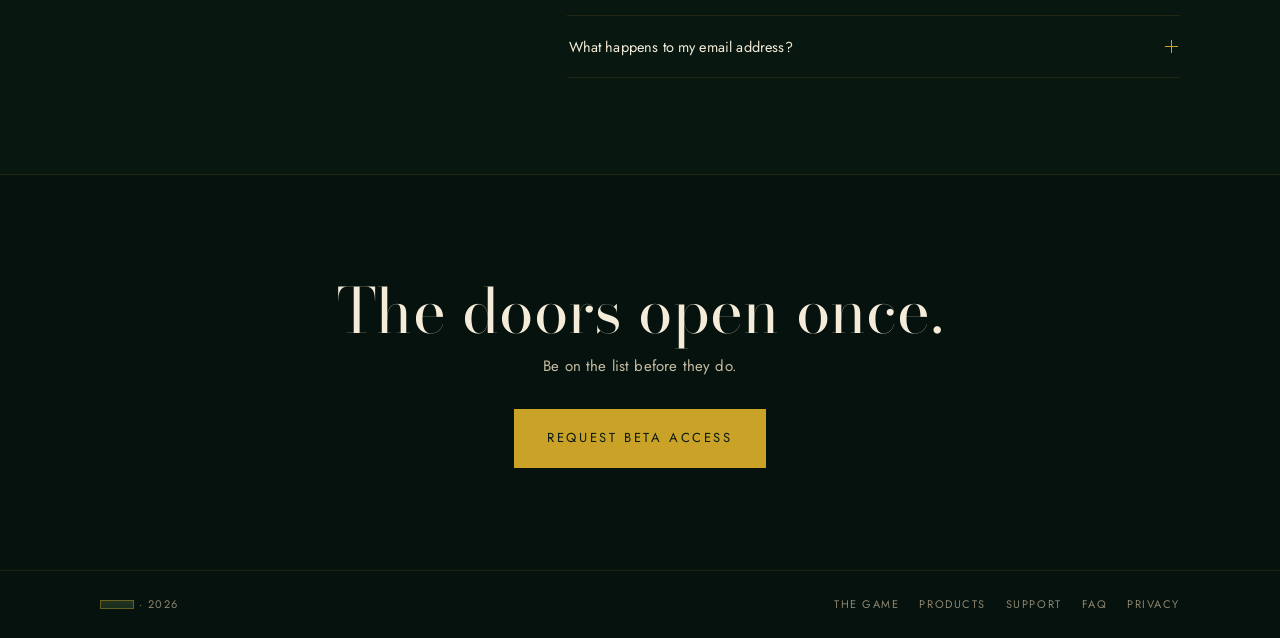
<file: c/index.html>
<!DOCTYPE html>
<html lang="en" class="no-js">
<head>
<meta charset="utf-8">
<meta name="viewport" content="width=device-width, initial-scale=1">
<meta name="robots" content="noindex, nofollow">
<title>Beta Registry — Vault Deco direction</title>
<meta name="description" content="Preview build of a beta-registration landing page. All copy and imagery are placeholders.">
<link rel="preconnect" href="https://fonts.googleapis.com">
<link rel="preconnect" href="https://fonts.gstatic.com" crossorigin>
<link href="https://fonts.googleapis.com/css2?family=Bodoni+Moda:opsz,wght@6..96,400;6..96,500&family=Jost:wght@300;400;500&display=swap" rel="stylesheet">
<link rel="stylesheet" href="styles.css">
</head>
<body>

<!-- ============================================================
     DEMO NOTICE — delete this whole <div> when you go live.
     ============================================================ -->
<div class="demo-bar" id="demoBar">
  <span class="demo-bar__dot" aria-hidden="true"></span>
  <span>Preview build — placeholders throughout, the form is inert.</span><span class="demo-bar__nav">Other directions: <a class="demo-bar__link" href="../a/">Dossier</a> <a class="demo-bar__link" href="../b/">Terminal</a> <a class="demo-bar__link" href="../">compare all three</a></span>
</div>

<div class="grain" aria-hidden="true"></div>
<div class="vault-light" aria-hidden="true"></div>

<!-- ticker: intentionally wider than the viewport (marquee) -->
<div class="ticker" aria-hidden="true">
  <div class="ticker__track">
    <span class="ticker__set">
      LEDGER&nbsp;<i class="rd rd--xs"></i>&nbsp;&nbsp;·&nbsp;&nbsp;ENTRY&nbsp;<i class="rd rd--sm"></i>&nbsp;&nbsp;·&nbsp;&nbsp;RECONCILED&nbsp;<i class="rd rd--xs"></i>&nbsp;&nbsp;·&nbsp;&nbsp;WITNESS&nbsp;<i class="rd rd--md"></i>&nbsp;&nbsp;·&nbsp;&nbsp;TRANSFER&nbsp;<i class="rd rd--sm"></i>&nbsp;&nbsp;·&nbsp;&nbsp;UNACCOUNTED&nbsp;<i class="rd rd--xs"></i>&nbsp;&nbsp;·&nbsp;&nbsp;
    </span>
    <span class="ticker__set">
      LEDGER&nbsp;<i class="rd rd--xs"></i>&nbsp;&nbsp;·&nbsp;&nbsp;ENTRY&nbsp;<i class="rd rd--sm"></i>&nbsp;&nbsp;·&nbsp;&nbsp;RECONCILED&nbsp;<i class="rd rd--xs"></i>&nbsp;&nbsp;·&nbsp;&nbsp;WITNESS&nbsp;<i class="rd rd--md"></i>&nbsp;&nbsp;·&nbsp;&nbsp;TRANSFER&nbsp;<i class="rd rd--sm"></i>&nbsp;&nbsp;·&nbsp;&nbsp;UNACCOUNTED&nbsp;<i class="rd rd--xs"></i>&nbsp;&nbsp;·&nbsp;&nbsp;
    </span>
  </div>
</div>

<header class="site-head" id="siteHead">
  <div class="wrap site-head__inner">
    <a class="mark" href="#top" aria-label="Home">
      <span class="mark__seal" aria-hidden="true">
        <svg viewBox="0 0 32 32" width="26" height="26" fill="none" stroke="currentColor" stroke-width="1.1">
          <circle cx="16" cy="16" r="13.2"/><circle cx="16" cy="16" r="9.4" stroke-dasharray="2.4 3"/>
          <path d="M16 8.6v14.8M11.4 12.2h9.2M11.4 19.8h9.2"/>
        </svg>
      </span>
      <span class="mark__text">
        <!-- LOGO / GAME NAME GOES HERE -->
        <i class="rd rd--logo" title="your game name"></i>
        <em class="mark__sub">beta registry</em>
      </span>
    </a>
    <button class="nav-toggle" id="navToggle" type="button"
            aria-expanded="false" aria-controls="navPanel" aria-label="Menu">
      <span class="nav-toggle__bars" aria-hidden="true"><i></i><i></i><i></i></span>
    </button>

    <nav class="site-head__nav" id="navPanel">
      <a href="#about">The game</a>
      <a href="#trailer">Trailer</a>
      <a href="#products">Products</a>
      <a href="#support">Support</a>
      <a href="#faq">FAQ</a>
      <a class="btn btn--ghost btn--sm" href="#register">Request access</a>
    </nav>
  </div>
</header>

<main id="top">

  <!-- ================= HERO ================= -->
  <section class="hero">
    <div class="wrap hero__grid">

      <div class="hero__copy">
        <p class="eyebrow reveal">
          <span class="eyebrow__rule" aria-hidden="true"></span>
          <span class="eyebrow__txt">Case file <i class="rd rd--xs" title="a case number, if you want one — or delete this"></i> · registration open</span>
        </p>

        <h1 class="hero__title reveal" style="--d:.06s">
          Every number<br>
          hides <em>a</em> <i class="rd rd--word" title="draft headline — replace"></i>.
        </h1>

        <p class="hero__lede reveal" style="--d:.12s">
          A browser-based mystery built out of money, motive and missing figures.
          Beta testing opens in waves — the registry decides who goes first.
        </p>

        <p class="draft-chip reveal" style="--d:.16s">draft copy — yours replaces it</p>

        <!-- ================= OPT-IN FORM ================= -->
        <div class="card card--form reveal" id="register" style="--d:.2s">
          <div class="card__corner card__corner--tl" aria-hidden="true"></div>
          <div class="card__corner card__corner--br" aria-hidden="true"></div>

          <h2 class="card__title">Put your name in the registry</h2>
          <p class="card__sub">One email when the beta doors open. Nothing else, ever.</p>

          <!-- NOTE: no action= and no name= on inputs while this is a preview.
               See README.md § "Connecting Mailchimp" for the two lines to change. -->
          <form class="form" id="optin" novalidate>
            <div class="form__row">
              <label class="sr-only" for="email">Email address</label>
              <input class="field" id="email" type="email" inputmode="email"
                     autocomplete="email" placeholder="you@example.com" required>
              <button class="btn btn--gold" type="submit" id="submitBtn">
                <span class="btn__label">Request access</span>
                <svg class="btn__arrow" viewBox="0 0 16 16" width="14" height="14" aria-hidden="true"
                     fill="none" stroke="currentColor" stroke-width="1.6">
                  <path d="M2 8h11M9 4l4 4-4 4"/>
                </svg>
              </button>
            </div>
            <p class="form__note" id="formNote">
              No spam, no resale. Unsubscribe in one click.
            </p>
            <p class="form__msg" id="formMsg" role="status" aria-live="polite"></p>
          </form>

          <ul class="assurance">
            <li><span aria-hidden="true">✓</span> Free during beta</li>
            <li><span aria-hidden="true">✓</span> Plays in the browser</li>
            <li><span aria-hidden="true">✓</span> No download</li>
          </ul>
        </div>

        <p class="counter-line reveal" style="--d:.26s">
          <i class="rd rd--num" title="your live signup count — or delete this line"></i>
          <span>investigators already on the list</span>
        </p>
      </div>

      <!-- ================= COUNTDOWN ================= -->
      <aside class="hero__side reveal" style="--d:.3s">
        <div class="dossier">
          <div class="dossier__head">
            <span>Beta status</span>
            <span class="stamp">open</span>
          </div>

          <div class="countdown" id="countdown" aria-label="Time until beta opens">
            <div class="cd"><b id="cdD">--</b><span>days</span></div>
            <div class="cd"><b id="cdH">--</b><span>hrs</span></div>
            <div class="cd"><b id="cdM">--</b><span>min</span></div>
            <div class="cd"><b id="cdS">--</b><span>sec</span></div>
          </div>

          <!-- shown instead of the countdown while no date is set -->
          <div class="tba" id="cdTba">
            <span class="tba__pulse" aria-hidden="true"></span>
            <b>Registration open</b>
            <span>First wave date to be announced</span>
          </div>

          <p class="dossier__note" id="cdNote">
            Add a date in <code>main.js</code> → <code>CONFIG.launchISO</code> and this
            becomes a live countdown.
          </p>

          <hr class="rule">

          <dl class="facts">
            <div><dt>Platform</dt><dd>Browser · desktop &amp; mobile</dd></div>
            <div><dt>Players</dt><dd><i class="rd rd--sm" title="solo / co-op — confirm"></i></dd></div>
            <div><dt>Session</dt><dd><i class="rd rd--sm" title="typical play length — confirm"></i></dd></div>
            <div><dt>Price in beta</dt><dd>Free</dd></div>
          </dl>
          <p class="dossier__note dossier__note--tight">Redacted rows are the ones I need from you.</p>
        </div>
      </aside>

    </div>
  </section>

  <!-- ================= ABOUT THE GAME ================= -->
  <section class="section section--about" id="about">
    <div class="wrap">
      <header class="section__head reveal">
        <p class="eyebrow"><span class="eyebrow__rule" aria-hidden="true"></span> <span class="eyebrow__txt">Case notes</span></p>
        <h2 class="section__title">About the game</h2>
        <p class="section__lede">
          A mystery you play in the browser, told through money. You are handed
          <i class="rd rd--sm" title="what the player is actually handed — statements? accounts? messages?"></i>
          and asked one question: where did it go, and who moved it.
        </p>
        <p class="draft-chip">draft copy — yours replaces it</p>
      </header>

      <div class="pillars">
        <article class="pillar reveal">
          <span class="pillar__no" aria-hidden="true">01</span>
          <h3>What you're given</h3>
          <p>Every case opens with <i class="rd rd--sm" title="what a case opens with"></i>
          and not much else. Read it properly and it starts talking back.</p>
        </article>
        <article class="pillar reveal" style="--d:.08s">
          <span class="pillar__no" aria-hidden="true">02</span>
          <h3>What you're looking for</h3>
          <p>The gap. <i class="rd rd--sm" title="what the player is hunting — a discrepancy? a person? a date?"></i>
          Find it and the rest of the story falls out of it.</p>
        </article>
        <article class="pillar reveal" style="--d:.16s">
          <span class="pillar__no" aria-hidden="true">03</span>
          <h3>Why it's hard</h3>
          <p><i class="rd rd--sm" title="the core obstacle — a liar? a deadline? incomplete records?"></i>
          Nothing here is hidden. It's just easy to look straight past.</p>
        </article>
      </div>

      <p class="section__foot reveal">
        Three blanks above, and a paragraph of mine standing in for yours. Send me the real
        premise and this section writes itself.
      </p>
    </div>
  </section>

  <!-- ================= TRAILER ================= -->
  <section class="section" id="trailer">
    <div class="wrap">
      <header class="section__head reveal">
        <p class="eyebrow"><span class="eyebrow__rule" aria-hidden="true"></span> <span class="eyebrow__txt">Exhibit A</span></p>
        <h2 class="section__title">The teaser</h2>
        <p class="section__lede">Ninety seconds. Enough to raise the question, not enough to answer it.</p>
      </header>

      <figure class="player reveal" style="--d:.08s">
        <button class="player__facade" id="playBtn" type="button" aria-label="Play teaser trailer">
          <span class="player__frame" aria-hidden="true">
            <span class="player__bars">
              <i class="rd rd--deco rd--md"></i><i class="rd rd--deco rd--lg"></i><i class="rd rd--deco rd--sm"></i>
            </span>
          </span>
          <span class="player__play" aria-hidden="true">
            <svg viewBox="0 0 24 24" width="26" height="26" fill="currentColor"><path d="M8 5.5v13l11-6.5z"/></svg>
          </span>
          <span class="player__label">Teaser trailer<em>awaiting your video file</em></span>
        </button>
        <figcaption class="player__cap">
          Click-to-load: the video only downloads if someone presses play, so the page stays fast.
          Drop your YouTube or Vimeo ID into <code>CONFIG.trailer</code>.
        </figcaption>
      </figure>
    </div>
  </section>

  <!-- ================= PRODUCTS ================= -->
  <section class="section section--products" id="products">
    <div class="wrap">
      <header class="section__head reveal">
        <p class="eyebrow"><span class="eyebrow__rule" aria-hidden="true"></span> <span class="eyebrow__txt">On offer</span></p>
        <h2 class="section__title">Products</h2>
        <p class="section__lede">
          Three empty slots, laid out and ready. Tell me what you're actually selling —
          editions, season passes, merch — and I'll fill them in.
        </p>
      </header>

      <div class="products">

        <article class="prod reveal">
          <div class="prod__top">
            <span class="chip chip--live">available in beta</span>
          </div>
          <h3 class="prod__name"><i class="rd rd--md" title="product name"></i></h3>
          <p class="prod__desc">One line on what this is and who it's for.
            <i class="rd rd--sm" title="what's included"></i></p>
          <p class="prod__price"><i class="rd rd--num" title="price, or 'free'"></i></p>
          <a class="btn btn--ghost btn--sm prod__cta" href="#register">Get notified</a>
        </article>

        <article class="prod prod--feature reveal" style="--d:.08s">
          <div class="prod__top">
            <span class="chip chip--gold">most likely your headline</span>
          </div>
          <h3 class="prod__name"><i class="rd rd--md" title="product name"></i></h3>
          <p class="prod__desc">The one you want people to land on. Bigger card, brighter
            border, first in the eye line.
            <i class="rd rd--sm" title="what's included"></i></p>
          <p class="prod__price"><i class="rd rd--num" title="price"></i></p>
          <a class="btn btn--gold btn--sm prod__cta" href="#register">Get notified</a>
        </article>

        <article class="prod reveal" style="--d:.16s">
          <div class="prod__top">
            <span class="chip">coming later</span>
          </div>
          <h3 class="prod__name"><i class="rd rd--md" title="product name"></i></h3>
          <p class="prod__desc">Somewhere to park the thing that isn't ready yet.
            <i class="rd rd--sm" title="what's included"></i></p>
          <p class="prod__price"><i class="rd rd--num" title="price, or 'TBA'"></i></p>
          <a class="btn btn--ghost btn--sm prod__cta" href="#register">Get notified</a>
        </article>

      </div>

      <p class="section__foot reveal">
        Nothing here takes a payment. While the beta is the only thing that exists,
        every button feeds the email list instead — which is the point of the page.
      </p>
    </div>
  </section>

  <!-- ================= SUPPORT ================= -->
  <section class="section section--support" id="support">
    <div class="wrap support__grid">
      <header class="section__head section__head--left reveal">
        <p class="eyebrow"><span class="eyebrow__rule" aria-hidden="true"></span> <span class="eyebrow__txt">Support</span></p>
        <h2 class="section__title">Need a hand?</h2>
        <p class="section__lede">
          Three routes in. Give me the destination for each — an address, a form, a
          Discord invite — and I'll wire them up.
        </p>
      </header>

      <div class="support reveal" style="--d:.08s">

        <article class="sup">
          <span class="sup__icon" aria-hidden="true">
            <svg viewBox="0 0 24 24" width="19" height="19" fill="none" stroke="currentColor" stroke-width="1.4">
              <path d="M12 17h.01M12 13.5c0-2 2.5-2.2 2.5-4.2A2.5 2.5 0 0 0 9.6 8.6"/>
              <circle cx="12" cy="12" r="9"/>
            </svg>
          </span>
          <h3>Questions &amp; bugs</h3>
          <p>Something broken, or something you can't work out.</p>
          <a class="sup__link" href="#" data-todo="support destination">
            <i class="rd rd--sm" title="support address, form or help desk"></i>
          </a>
        </article>

        <article class="sup">
          <span class="sup__icon" aria-hidden="true">
            <svg viewBox="0 0 24 24" width="19" height="19" fill="none" stroke="currentColor" stroke-width="1.4">
              <path d="M3 7h18v12H3zM3 7l9 6 9-6M8 7V5h8v2"/>
            </svg>
          </span>
          <h3>Business &amp; press</h3>
          <p>Publishers, coverage, partnerships, anything commercial.</p>
          <a class="sup__link" href="#" data-todo="business destination">
            <i class="rd rd--sm" title="business/press address"></i>
          </a>
        </article>

        <article class="sup">
          <span class="sup__icon" aria-hidden="true">
            <svg viewBox="0 0 24 24" width="19" height="19" fill="none" stroke="currentColor" stroke-width="1.4">
              <circle cx="9" cy="9" r="3.2"/><circle cx="16.5" cy="10.5" r="2.4"/>
              <path d="M3.5 19c.6-2.9 2.8-4.4 5.5-4.4s4.9 1.5 5.5 4.4M16 14.8c2.2.2 3.8 1.6 4.3 4.2"/>
            </svg>
          </span>
          <h3>Community</h3>
          <p>Where players will talk to each other, and to you.</p>
          <a class="sup__link" href="#" data-todo="community destination">
            <i class="rd rd--sm" title="Discord / Reddit / forum link"></i>
          </a>
        </article>

      </div>
    </div>
  </section>

  <!-- ================= FAQ ================= -->
  <section class="section section--faq" id="faq">
    <div class="wrap faq__grid">
      <header class="section__head section__head--left reveal">
        <p class="eyebrow"><span class="eyebrow__rule" aria-hidden="true"></span> <span class="eyebrow__txt">Questions on file</span></p>
        <h2 class="section__title">Before you sign</h2>
        <p class="section__lede">
          Answers below are drafts. Anything in a black bar is a fact only you can give me.
        </p>
        <a class="btn btn--ghost" href="#register">Request access</a>
      </header>

      <div class="faq reveal" style="--d:.08s">

        <details class="qa" open>
          <summary><span>What is it, exactly?</span><i class="qa__x" aria-hidden="true"></i></summary>
          <div class="qa__body">
            <p>A mystery game you play in the browser. You work through
            <i class="rd rd--sm" title="what the player actually handles — statements? accounts? testimony?"></i>
            to work out where the money went and who moved it. No download, no install.</p>
          </div>
        </details>

        <details class="qa">
          <summary><span>When will I get access?</span><i class="qa__x" aria-hidden="true"></i></summary>
          <div class="qa__body">
            <p>No date is fixed yet — which is exactly why the list exists. Invitations go
            out in waves, and everyone on the registry is emailed in the order they joined,
            so signing up early is a genuinely earlier seat.</p>
          </div>
        </details>

        <details class="qa">
          <summary><span>What does it cost?</span><i class="qa__x" aria-hidden="true"></i></summary>
          <div class="qa__body">
            <p>The beta is free. Pricing after that is
            <i class="rd rd--sm" title="post-beta pricing — or say 'not decided yet'"></i>.</p>
          </div>
        </details>

        <details class="qa">
          <summary><span>What do I need to play?</span><i class="qa__x" aria-hidden="true"></i></summary>
          <div class="qa__body">
            <p>A modern browser and an internet connection. It runs on desktop and mobile.
            <i class="rd rd--sm" title="anything else? account? headphones?"></i></p>
          </div>
        </details>

        <details class="qa">
          <summary><span>Do I need to know anything about finance?</span><i class="qa__x" aria-hidden="true"></i></summary>
          <div class="qa__body">
            <p>No. <i class="rd rd--sm" title="confirm — this is a strong objection-killer if true"></i>
            Curiosity does more here than a spreadsheet ever will.</p>
          </div>
        </details>

        <details class="qa">
          <summary><span>What happens to my email address?</span><i class="qa__x" aria-hidden="true"></i></summary>
          <div class="qa__body">
            <p>It sits on one list and is used to send you a beta invitation. It is not sold,
            not shared, and every email carries an unsubscribe link.
            <i class="rd rd--sm" title="link your privacy policy here"></i></p>
          </div>
        </details>

      </div>
    </div>
  </section>

  <!-- ================= CLOSER ================= -->
  <section class="closer">
    <div class="wrap closer__inner reveal">
      <h2 class="closer__title">The doors open once.</h2>
      <p class="closer__lede">Be on the list before they do.</p>
      <a class="btn btn--gold btn--lg" href="#register">Request beta access</a>
    </div>
  </section>

</main>

<footer class="site-foot">
  <div class="wrap site-foot__inner">
    <span><i class="rd rd--xs" title="your studio name"></i> · <span id="year">2026</span></span>
    <span class="site-foot__links">
      <a href="#about">The game</a>
      <a href="#products">Products</a>
      <a href="#support">Support</a>
      <a href="#faq">FAQ</a>
      <a href="#" data-todo="privacy policy URL">Privacy</a>
    </span>
  </div>
</footer>

<script src="main.js"></script>
</body>
</html>
</file>
<file: a/styles.css>
/* =============================================================
   Beta registry landing page — preview build
   -------------------------------------------------------------
   Editing guide:
   · Colours, spacing and the header height all live in :root below.
   · Copy lives in index.html. Timings/URLs live in main.js (CONFIG).
   ============================================================= */

:root{
  /* --- palette --------------------------------------------- */
  --ink:        #070a0d;   /* page background            */
  --ink-2:      #0b0f14;   /* section background         */
  --panel:      #101720;   /* cards                      */
  --panel-hi:   #16202b;
  --line:       rgba(200,214,232,.13);
  --line-soft:  rgba(200,214,232,.07);

  --text:       #e7ecf3;
  --text-dim:   #97a4b4;
  --text-faint: #64707f;

  --gold:       #d3a94f;   /* primary accent — brass     */
  --gold-hi:    #eec97e;
  --teal:       #4fb6a8;   /* secondary accent           */

  --redact:     #141c25;   /* the black-bar placeholder  */

  /* --- metrics --------------------------------------------- */
  --head-h:     62px;      /* sticky header height, desktop  */
  --head-h-sm:  56px;      /* …and on small screens          */
  --wrap:       1160px;
  --r:          3px;       /* corner radius — dossier-sharp  */

  --serif: "Instrument Serif", "Iowan Old Style", Georgia, serif;
  --mono:  "IBM Plex Mono", ui-monospace, "SFMono-Regular", Menlo, monospace;
}

*,*::before,*::after{ box-sizing:border-box }

html{ -webkit-text-size-adjust:100% }

body{
  margin:0;
  background:var(--ink);
  color:var(--text);
  font-family:var(--mono);
  font-size:15px;
  line-height:1.7;
  font-weight:400;
  letter-spacing:.005em;
  -webkit-font-smoothing:antialiased;
}

img,svg{ max-width:100%; display:block }
a{ color:inherit; text-decoration:none }

.wrap{
  width:100%;
  max-width:var(--wrap);
  margin-inline:auto;
  padding-inline:clamp(18px,4.5vw,40px);
}

.sr-only{
  position:absolute;width:1px;height:1px;padding:0;margin:-1px;
  overflow:hidden;clip:rect(0 0 0 0);white-space:nowrap;border:0;
}

/* every anchor target clears the sticky header */
[id]{ scroll-margin-top:calc(var(--head-h) + 22px) }
html{ scroll-behavior:smooth }
@media (prefers-reduced-motion:reduce){ html{ scroll-behavior:auto } }


/* =============================================================
   Atmosphere: grain + a slow drifting vault light
   ============================================================= */
.grain{
  position:fixed; inset:0; z-index:60; pointer-events:none;
  opacity:.32; mix-blend-mode:overlay;
  background-image:url("data:image/svg+xml,%3Csvg xmlns='http://www.w3.org/2000/svg' width='180' height='180'%3E%3Cfilter id='n'%3E%3CfeTurbulence type='fractalNoise' baseFrequency='.85' numOctaves='3' stitchTiles='stitch'/%3E%3CfeColorMatrix type='saturate' values='0'/%3E%3C/filter%3E%3Crect width='180' height='180' filter='url(%23n)' opacity='.55'/%3E%3C/svg%3E");
}

.vault-light{
  position:fixed; inset:-25vh -10vw auto; height:110vh; z-index:0; pointer-events:none;
  background:
    radial-gradient(58% 44% at 22% 12%, rgba(211,169,79,.13), transparent 62%),
    radial-gradient(46% 40% at 82% 30%, rgba(79,182,168,.09), transparent 64%);
  filter:blur(14px);
  animation:drift 26s ease-in-out infinite alternate;
}
@keyframes drift{
  from{ transform:translate3d(-2.5%,0,0) scale(1) }
  to  { transform:translate3d(3.5%,3%,0) scale(1.08) }
}


/* =============================================================
   Redaction bar — the placeholder motif.
   Any <i class="rd"> is content the client still owes.
   ============================================================= */
.rd{
  display:inline-block; vertical-align:baseline;
  height:.82em; border-radius:1.5px;
  background:
    linear-gradient(100deg, rgba(255,255,255,.06) 0 30%, rgba(255,255,255,.13) 48%, rgba(255,255,255,.06) 66%),
    var(--redact);
  background-size:220% 100%, 100% 100%;
  box-shadow:inset 0 0 0 1px rgba(200,214,232,.09);
  animation:sheen 7s ease-in-out infinite;
  position:relative; top:.04em;
}
@keyframes sheen{ 0%,72%{background-position:130% 0,0 0} 100%{background-position:-40% 0,0 0} }

.rd--xs{ width:3.1em } .rd--sm{ width:5.4em } .rd--md{ width:7.6em } .rd--lg{ width:10.5em }
.rd--word{ width:2.4em; height:.62em }
.rd--num{ width:3.4em; height:1em; top:.14em }
.rd--logo{ width:6.2em; height:.78em }
/* decorative bars — texture only, NOT content the client still owes */
.rd--deco{ opacity:.7 }

@media (prefers-reduced-motion:reduce){ .rd,.vault-light{ animation:none } }


/* =============================================================
   Demo notice
   ============================================================= */
.demo-bar{
  position:relative; z-index:40;
  display:flex; align-items:center; gap:10px;
  padding:8px clamp(18px,4.5vw,40px);
  background:#1c1408;
  border-bottom:1px solid rgba(211,169,79,.3);
  color:#e2c68a;
  font-size:11.5px; letter-spacing:.04em; line-height:1.45;
}
.demo-bar__dot{
  flex:0 0 auto; width:7px; height:7px; border-radius:50%;
  background:var(--gold); box-shadow:0 0 0 3px rgba(211,169,79,.18);
}


/* =============================================================
   Ticker (intentional marquee — wider than the viewport by design)
   ============================================================= */
.ticker{
  position:relative; z-index:30;
  overflow:hidden;                 /* marquee clip — intentional */
  border-bottom:1px solid var(--line-soft);
  background:rgba(7,10,13,.7);
  padding:7px 0;
}
.ticker__track{ display:flex; width:max-content; animation:slide 42s linear infinite }
.ticker__set{
  flex:0 0 auto; padding-right:2rem;
  font-size:10.5px; letter-spacing:.34em; text-transform:uppercase;
  color:var(--text-faint); white-space:nowrap;
}
.ticker .rd{ height:.7em; opacity:.75 }
@keyframes slide{ to{ transform:translate3d(-50%,0,0) } }
@media (prefers-reduced-motion:reduce){ .ticker__track{ animation:none } }


/* =============================================================
   Header
   ============================================================= */
.site-head{
  position:sticky; top:0; z-index:35;
  height:var(--head-h);
  background:rgba(7,10,13,.72);
  backdrop-filter:blur(12px); -webkit-backdrop-filter:blur(12px);
  border-bottom:1px solid transparent;
  transition:border-color .3s ease, background .3s ease;
}
.site-head.is-stuck{ border-bottom-color:var(--line-soft); background:rgba(7,10,13,.9) }
.site-head__inner{ height:100%; display:flex; align-items:center; justify-content:space-between; gap:16px }

.mark{ display:flex; align-items:center; gap:11px; min-width:0 }
.mark__seal{ flex:0 0 auto; color:var(--gold); opacity:.85 }
.mark__text{ display:flex; flex-direction:column; line-height:1.15; min-width:0 }
.mark__sub{
  font-style:normal; font-size:9.5px; letter-spacing:.28em;
  text-transform:uppercase; color:var(--text-faint); margin-top:3px;
}

.site-head__nav{ display:flex; align-items:center; gap:clamp(14px,2.4vw,28px); flex:0 0 auto }
.site-head__nav a:not(.btn){
  font-size:12px; letter-spacing:.12em; text-transform:uppercase; color:var(--text-dim);
  transition:color .2s ease;
}
.site-head__nav a:not(.btn):hover{ color:var(--text) }


/* =============================================================
   Nav toggle + mobile panel
   ============================================================= */
.nav-toggle{
  display:none; flex:0 0 auto;
  width:40px; height:34px; padding:0; cursor:pointer;
  align-items:center; justify-content:center;
  background:transparent; border:1px solid var(--line); border-radius:var(--r);
  color:var(--text); transition:border-color .2s ease, color .2s ease;
}
.nav-toggle:hover{ border-color:var(--gold); color:var(--gold-hi) }
.nav-toggle:focus-visible{ outline:2px solid var(--gold-hi); outline-offset:3px }
.nav-toggle__bars{ display:block; width:16px; height:11px; position:relative }
.nav-toggle__bars i{
  position:absolute; left:0; right:0; height:1px; background:currentColor;
  transition:transform .26s ease, opacity .2s ease;
}
.nav-toggle__bars i:nth-child(1){ top:0 }
.nav-toggle__bars i:nth-child(2){ top:5px }
.nav-toggle__bars i:nth-child(3){ top:10px }
body.nav-open .nav-toggle__bars i:nth-child(1){ transform:translateY(5px) rotate(45deg) }
body.nav-open .nav-toggle__bars i:nth-child(2){ opacity:0 }
body.nav-open .nav-toggle__bars i:nth-child(3){ transform:translateY(-5px) rotate(-45deg) }

@media (max-width:860px){
  .nav-toggle{ display:inline-flex }

  /* absolute inside the sticky header, so it tracks the header at any scroll */
  .site-head__nav{
    position:absolute; top:100%; left:0; right:0;
    flex-direction:column; align-items:stretch; gap:0;
    padding:6px clamp(18px,4.5vw,40px) 20px;
    background:rgba(7,10,13,.97);
    backdrop-filter:blur(14px); -webkit-backdrop-filter:blur(14px);
    border-bottom:1px solid var(--line);
    max-height:calc(100vh - var(--head-h)); overflow-y:auto;
    opacity:0; visibility:hidden; transform:translateY(-8px);
    transition:opacity .22s ease, transform .22s ease, visibility .22s;
  }
  body.nav-open .site-head__nav{ opacity:1; visibility:visible; transform:none }
  .site-head__nav a:not(.btn){
    padding:15px 2px; border-bottom:1px solid var(--line-soft); font-size:13px;
  }
  .site-head__nav .btn{ margin-top:16px; width:100% }
}


/* =============================================================
   Buttons
   ============================================================= */
.btn{
  --btn-bg:transparent;
  display:inline-flex; align-items:center; justify-content:center; gap:9px;
  padding:13px 22px; border-radius:var(--r); border:1px solid var(--line);
  background:var(--btn-bg); color:var(--text);
  font-family:var(--mono); font-size:12.5px; font-weight:500;
  letter-spacing:.14em; text-transform:uppercase; white-space:nowrap;
  cursor:pointer; transition:transform .18s ease, box-shadow .25s ease,
    background-color .25s ease, border-color .25s ease, color .25s ease;
}
.btn--sm{ padding:9px 15px; font-size:11px; letter-spacing:.12em }
.btn--lg{ padding:17px 32px; font-size:13px }

.btn--gold{
  --btn-bg:var(--gold);
  color:#150f04; border-color:var(--gold);
  box-shadow:0 0 0 0 rgba(211,169,79,.42);
}
.btn--gold:hover{ --btn-bg:var(--gold-hi); box-shadow:0 6px 26px -8px rgba(211,169,79,.6); transform:translateY(-1px) }
.btn--gold:active{ transform:translateY(0) }
.btn__arrow{ transition:transform .22s ease; flex:0 0 auto }
.btn--gold:hover .btn__arrow{ transform:translateX(3px) }

.btn--ghost:hover{ border-color:var(--gold); color:var(--gold-hi) }
.btn:focus-visible{ outline:2px solid var(--gold-hi); outline-offset:3px }


/* =============================================================
   Shared type
   ============================================================= */
.eyebrow{
  display:flex; align-items:center; gap:12px;
  margin:0 0 16px; font-size:10.5px; letter-spacing:.3em;
  text-transform:uppercase; color:var(--text-faint);
}
.eyebrow__rule{ flex:0 0 auto; width:34px; height:1px; background:linear-gradient(90deg,var(--gold),transparent) }
.eyebrow__txt{ min-width:0 }

.draft-chip{
  display:inline-block; margin:0 0 20px;
  padding:4px 10px; border:1px dashed rgba(211,169,79,.4); border-radius:2px;
  font-size:10px; letter-spacing:.2em; text-transform:uppercase; color:#c8a55e;
}

.section{ position:relative; z-index:1; padding:clamp(62px,7.5vw,100px) 0 }
.section--faq{ background:var(--ink-2); border-block:1px solid var(--line-soft) }
.section__head{ max-width:640px; margin-inline:auto; text-align:center }
.section__head .eyebrow{ justify-content:center }
.section__head--left{ margin-inline:0; text-align:left }
.section__head--left .eyebrow{ justify-content:flex-start }
.section__title{
  margin:0 0 14px; font-family:var(--serif); font-weight:400;
  font-size:clamp(30px,4.6vw,50px); line-height:1.08; letter-spacing:-.01em;
}
.section__lede{ margin:0; color:var(--text-dim); font-size:14.5px; line-height:1.75 }


/* =============================================================
   Hero
   ============================================================= */
.hero{ position:relative; z-index:1; padding:clamp(30px,4vw,54px) 0 clamp(46px,5.5vw,74px) }
.hero__grid{
  display:grid; gap:clamp(34px,5vw,64px);
  grid-template-columns:minmax(0,1.32fr) minmax(0,.86fr);
  align-items:start;
}
.hero__copy{ min-width:0 }

.hero__title{
  margin:0 0 16px;
  font-family:var(--serif); font-weight:400;
  font-size:clamp(40px,5.9vw,70px); line-height:1.04; letter-spacing:-.018em;
  text-wrap:balance;
}
.hero__title em{ font-style:italic; color:var(--gold) }
.hero__title .rd{ height:.62em; top:-.02em }

.hero__lede{
  margin:0 0 14px; max-width:46ch;
  color:var(--text-dim); font-size:14.5px; line-height:1.72;
}

.counter-line{
  display:flex; align-items:center; gap:10px; margin:22px 0 0;
  font-size:11.5px; letter-spacing:.14em; text-transform:uppercase; color:var(--text-faint);
}


/* --- the opt-in card ---------------------------------------- */
.card{
  position:relative;
  background:linear-gradient(180deg,var(--panel-hi),var(--panel));
  border:1px solid var(--line);
  border-radius:var(--r);
  padding:clamp(22px,3.2vw,32px);
  box-shadow:0 30px 70px -40px rgba(0,0,0,.95);
}
.card__corner{ position:absolute; width:13px; height:13px; border:1px solid var(--gold); opacity:.55 }
.card__corner--tl{ top:9px; left:9px; border-right:0; border-bottom:0 }
.card__corner--br{ right:9px; bottom:9px; border-left:0; border-top:0 }

.card__title{
  margin:0 0 6px; font-family:var(--serif); font-weight:400;
  font-size:clamp(22px,2.7vw,29px); line-height:1.15;
}
.card__sub{ margin:0 0 22px; color:var(--text-dim); font-size:13.5px }

.form__row{ display:flex; gap:10px; flex-wrap:wrap }
.field{
  flex:1 1 220px; min-width:0;
  padding:13px 15px; border-radius:var(--r);
  border:1px solid var(--line);
  background:rgba(7,10,13,.66); color:var(--text);
  font-family:var(--mono); font-size:14px;
  transition:border-color .2s ease, box-shadow .2s ease;
}
.field::placeholder{ color:var(--text-faint) }
.field:focus{ outline:0; border-color:var(--gold); box-shadow:0 0 0 3px rgba(211,169,79,.14) }
.field.is-bad{ border-color:#c9584f; box-shadow:0 0 0 3px rgba(201,88,79,.14) }
.form__row .btn{ flex:0 0 auto }

.form__note{ margin:12px 0 0; font-size:11px; letter-spacing:.06em; color:var(--text-faint) }
.form__msg{ margin:10px 0 0; font-size:12.5px; min-height:0; color:var(--teal) }
.form__msg.is-bad{ color:#e08a82 }
.form__msg:empty{ margin:0 }

.assurance{
  display:flex; flex-wrap:wrap; gap:8px 20px;
  margin:22px 0 0; padding:16px 0 0; border-top:1px solid var(--line-soft);
  list-style:none; font-size:11px; letter-spacing:.1em;
  text-transform:uppercase; color:var(--text-faint);
}
.assurance span{ color:var(--teal); margin-right:5px }


/* --- dossier / countdown ------------------------------------ */
.hero__side{ min-width:0 }
.dossier{
  background:
    repeating-linear-gradient(180deg, transparent 0 33px, var(--line-soft) 33px 34px),
    linear-gradient(180deg,rgba(22,32,43,.9),rgba(16,23,32,.9));
  border:1px solid var(--line); border-radius:var(--r);
  padding:clamp(20px,2.6vw,26px);
}
.dossier__head{
  display:flex; align-items:center; justify-content:space-between; gap:12px;
  font-size:10.5px; letter-spacing:.2em; text-transform:uppercase; color:var(--text-faint);
}
.stamp{
  flex:0 0 auto; padding:2px 8px; border:1px solid rgba(211,169,79,.45);
  border-radius:2px; color:#c8a55e; transform:rotate(-1.2deg);
}

/* countdown is OFF until JS confirms a real date; the 'to be announced' panel is
   the no-JS / no-date default, because that statement is always true */
.countdown{ display:none; grid-template-columns:repeat(4,minmax(0,1fr)); gap:8px; margin:20px 0 12px }
.countdown.is-on{ display:grid }
.cd{
  min-width:0; text-align:center;
  background:rgba(7,10,13,.6); border:1px solid var(--line-soft);
  border-radius:var(--r); padding:12px 4px 9px;
}
.cd b{
  display:block; font-family:var(--serif); font-weight:400;
  font-size:clamp(24px,3.4vw,34px); line-height:1; color:var(--gold-hi);
  font-variant-numeric:tabular-nums;
}
.cd span{
  display:block; margin-top:6px; font-size:9px;
  letter-spacing:.2em; text-transform:uppercase; color:var(--text-faint);
}

.dossier__note{ margin:0; font-size:11px; line-height:1.6; color:var(--text-faint) }
.dossier__note--tight{ margin-top:12px }
.dossier__note code{ color:#b9c6d6; font-size:10.5px }

.rule{ border:0; border-top:1px solid var(--line-soft); margin:20px 0 }

.facts{ margin:0; display:grid; gap:11px }
.facts > div{ display:flex; align-items:baseline; justify-content:space-between; gap:14px }
.facts dt{
  flex:0 0 auto; font-size:10.5px; letter-spacing:.16em;
  text-transform:uppercase; color:var(--text-faint);
}
.facts dd{ margin:0; min-width:0; text-align:right; font-size:12.5px; color:var(--text) }


.tba{ display:block; margin:20px 0 12px; padding:16px 14px; text-align:center;
  background:rgba(7,10,13,.6); border:1px solid var(--line-soft); border-radius:var(--r) }
.tba.is-off{ display:none }
.tba b{ display:block; font-family:var(--serif); font-weight:400; font-size:23px;
  line-height:1.1; color:var(--gold-hi) }
.tba span:not(.tba__pulse){ display:block; margin-top:6px; font-size:10px;
  letter-spacing:.2em; text-transform:uppercase; color:var(--text-faint) }
.tba__pulse{ display:block; width:7px; height:7px; margin:0 auto 11px; border-radius:50%;
  background:var(--teal); box-shadow:0 0 0 0 rgba(79,182,168,.5); animation:beacon 2.6s ease-out infinite }
@keyframes beacon{ 0%{box-shadow:0 0 0 0 rgba(79,182,168,.45)} 70%,100%{box-shadow:0 0 0 9px rgba(79,182,168,0)} }
@media (prefers-reduced-motion:reduce){ .tba__pulse{ animation:none } }

.section__foot{ margin:clamp(26px,3.4vw,40px) auto 0; max-width:60ch; text-align:center;
  font-size:12px; line-height:1.75; color:var(--text-faint) }
.section__head .draft-chip{ margin:18px 0 0 }


/* =============================================================
   About — three pillars
   ============================================================= */
.pillars{ display:grid; gap:clamp(14px,2vw,22px); margin-top:clamp(34px,4.5vw,52px);
  grid-template-columns:repeat(auto-fit,minmax(240px,1fr)) }
.pillar{ position:relative; min-width:0; padding:clamp(22px,2.6vw,28px);
  background:linear-gradient(180deg,rgba(22,32,43,.55),rgba(16,23,32,.55));
  border:1px solid var(--line-soft); border-radius:var(--r);
  transition:border-color .3s ease, transform .3s ease }
.pillar:hover{ border-color:rgba(211,169,79,.35); transform:translateY(-2px) }
.pillar__no{ display:block; font-family:var(--serif); font-size:13px; letter-spacing:.16em;
  color:var(--gold); opacity:.75; margin-bottom:14px }
.pillar h3{ margin:0 0 10px; font-family:var(--serif); font-weight:400; font-size:22px;
  line-height:1.15 }
.pillar p{ margin:0; font-size:13px; line-height:1.8; color:var(--text-dim) }


/* =============================================================
   Products
   ============================================================= */
.section--products{ background:var(--ink-2); border-block:1px solid var(--line-soft) }
.products{ display:grid; gap:clamp(14px,2vw,22px); margin-top:clamp(34px,4.5vw,52px);
  grid-template-columns:repeat(auto-fit,minmax(250px,1fr)); align-items:stretch }
.prod{ display:flex; flex-direction:column; min-width:0;
  padding:clamp(22px,2.6vw,28px);
  background:linear-gradient(180deg,var(--panel-hi),var(--panel));
  border:1px solid var(--line); border-radius:var(--r);
  transition:border-color .3s ease, transform .3s ease, box-shadow .3s ease }
.prod:hover{ transform:translateY(-3px); box-shadow:0 24px 50px -34px rgba(0,0,0,.9) }
.prod--feature{ border-color:rgba(211,169,79,.45); box-shadow:0 0 46px -26px rgba(211,169,79,.55) }
.prod__top{ margin-bottom:18px }
.chip{ display:inline-block; padding:4px 10px; border-radius:2px;
  border:1px solid var(--line); font-size:9.5px; letter-spacing:.18em;
  text-transform:uppercase; color:var(--text-faint) }
.chip--gold{ border-color:rgba(211,169,79,.5); color:#c8a55e }
.chip--live{ border-color:rgba(79,182,168,.45); color:var(--teal) }
.prod__name{ margin:0 0 12px; font-family:var(--serif); font-weight:400; font-size:24px;
  line-height:1.1 }
.prod__desc{ margin:0 0 18px; font-size:13px; line-height:1.8; color:var(--text-dim) }
.prod__price{ margin:0 0 20px; display:flex; align-items:center;
  font-size:11px; letter-spacing:.18em; text-transform:uppercase; color:var(--text-faint) }
.prod__cta{ margin-top:auto; align-self:flex-start }


/* =============================================================
   Support
   ============================================================= */
.support__grid{ display:grid; gap:clamp(30px,4.5vw,60px);
  grid-template-columns:minmax(0,.78fr) minmax(0,1.22fr); align-items:start }
.support{ display:grid; gap:12px }
.sup{ display:grid; grid-template-columns:auto minmax(0,1fr) auto; gap:6px 16px;
  align-items:center; min-width:0;
  padding:18px clamp(16px,2vw,22px);
  background:linear-gradient(180deg,rgba(22,32,43,.5),rgba(16,23,32,.5));
  border:1px solid var(--line-soft); border-radius:var(--r);
  transition:border-color .3s ease }
.sup:hover{ border-color:rgba(211,169,79,.35) }
.sup__icon{ grid-row:1 / span 2; flex:0 0 auto; width:38px; height:38px; display:grid;
  place-items:center; border:1px solid var(--line); border-radius:50%; color:var(--gold) }
.sup h3{ margin:0; font-size:14px; font-weight:500; letter-spacing:.02em; min-width:0 }
.sup p{ grid-column:2; margin:0; font-size:12px; line-height:1.65; color:var(--text-faint) }
.sup__link{ grid-row:1 / span 2; grid-column:3; display:flex; align-items:center;
  font-size:12px; color:var(--text-dim) }


/* =============================================================
   Trailer
   ============================================================= */
.player{ margin:clamp(30px,4vw,46px) auto 0; max-width:900px }
.player__facade{
  position:relative; display:block; width:100%; aspect-ratio:16/9;
  padding:0; cursor:pointer; overflow:hidden;
  border:1px solid var(--line); border-radius:var(--r);
  background:radial-gradient(120% 90% at 50% 45%, #16202b, #080c11 72%);
  transition:border-color .3s ease, box-shadow .3s ease;
}
.player__facade:hover{ border-color:rgba(211,169,79,.5); box-shadow:0 0 60px -24px rgba(211,169,79,.5) }
.player__facade:focus-visible{ outline:2px solid var(--gold-hi); outline-offset:3px }

.player__frame{
  position:absolute; inset:0;
  background-image:
    linear-gradient(90deg,var(--line-soft) 1px,transparent 1px),
    linear-gradient(180deg,var(--line-soft) 1px,transparent 1px);
  background-size:52px 52px; opacity:.6;
}
.player__bars{
  position:absolute; left:8%; bottom:16%; display:flex; flex-direction:column;
  gap:9px; align-items:flex-start; font-size:15px; opacity:.6;
}
.player__play{
  position:absolute; top:50%; left:50%; transform:translate(-50%,-50%);
  width:74px; height:74px; display:grid; place-items:center;
  border:1px solid rgba(211,169,79,.55); border-radius:50%;
  color:var(--gold-hi); background:rgba(7,10,13,.5);
  transition:transform .25s ease, background-color .25s ease;
}
.player__play svg{ margin-left:4px }
.player__facade:hover .player__play{ transform:translate(-50%,-50%) scale(1.08); background:rgba(211,169,79,.16) }
.player__play::after{
  content:""; position:absolute; inset:-1px; border-radius:50%;
  border:1px solid rgba(211,169,79,.4); animation:pulse 3.2s ease-out infinite;
}
@keyframes pulse{ 0%{transform:scale(1);opacity:.7} 70%,100%{transform:scale(1.5);opacity:0} }
@media (prefers-reduced-motion:reduce){ .player__play::after{ animation:none } }

.player__label{
  position:absolute; left:0; right:0; bottom:22px;
  display:flex; flex-direction:column; gap:5px; align-items:center;
  font-size:10.5px; letter-spacing:.26em; text-transform:uppercase; color:var(--text-dim);
}
.player__label em{ font-style:normal; letter-spacing:.14em; color:var(--text-faint); font-size:10px }

.player iframe{ display:block; width:100%; aspect-ratio:16/9; border:0; border-radius:var(--r) }
.player__cap{
  margin:14px 0 0; text-align:center;
  font-size:11px; line-height:1.7; color:var(--text-faint);
}
.player__cap code{ color:#b9c6d6 }


/* =============================================================
   FAQ
   ============================================================= */
.faq__grid{
  display:grid; gap:clamp(30px,4.5vw,60px);
  grid-template-columns:minmax(0,.8fr) minmax(0,1.2fr);
  align-items:start;
}
.section__head--left .btn{ margin-top:24px }

.qa{ border-bottom:1px solid var(--line-soft) }
.qa:first-child{ border-top:1px solid var(--line-soft) }
.qa summary{
  display:flex; align-items:center; justify-content:space-between; gap:18px;
  padding:18px 2px; cursor:pointer; list-style:none;
  font-size:14.5px; color:var(--text); transition:color .2s ease;
}
.qa summary::-webkit-details-marker{ display:none }
.qa summary:hover{ color:var(--gold-hi) }
.qa summary span{ min-width:0 }

.qa__x{ position:relative; flex:0 0 auto; width:13px; height:13px }
.qa__x::before,.qa__x::after{
  content:""; position:absolute; inset:0; margin:auto;
  background:var(--gold); transition:transform .25s ease, opacity .25s ease;
}
.qa__x::before{ width:13px; height:1px }
.qa__x::after { width:1px; height:13px }
.qa[open] .qa__x::after{ transform:rotate(90deg); opacity:0 }

.qa__body{ padding:0 2px 20px; max-width:62ch }
.qa__body p{ margin:0; color:var(--text-dim); font-size:13.5px; line-height:1.8 }
.qa[open] .qa__body{ animation:unfold .32s ease both }
@keyframes unfold{ from{ opacity:0; transform:translateY(-5px) } to{ opacity:1; transform:none } }
@media (prefers-reduced-motion:reduce){ .qa[open] .qa__body{ animation:none } }


/* =============================================================
   Closer + footer
   ============================================================= */
.closer{ position:relative; z-index:1; padding:clamp(64px,8vw,104px) 0; text-align:center }
.closer__inner{ display:flex; flex-direction:column; align-items:center }
.closer__title{
  margin:0 0 10px; font-family:var(--serif); font-weight:400;
  font-size:clamp(32px,5.6vw,62px); line-height:1.05; letter-spacing:-.015em;
}
.closer__lede{ margin:0 0 30px; color:var(--text-dim); font-size:15px }

.site-foot{ border-top:1px solid var(--line-soft); padding:24px 0; position:relative; z-index:1 }
.site-foot__inner{
  display:flex; align-items:center; justify-content:space-between;
  flex-wrap:wrap; gap:10px 24px;
  font-size:11px; letter-spacing:.14em; text-transform:uppercase; color:var(--text-faint);
}
.site-foot__links{ display:flex; gap:20px; flex-wrap:wrap }
.site-foot__links a:hover{ color:var(--gold-hi) }


/* =============================================================
   Reveal on scroll (JS adds .is-in)
   ============================================================= */
.reveal{ opacity:0; transform:translateY(14px); transition:opacity .7s ease var(--d,0s), transform .7s cubic-bezier(.2,.7,.3,1) var(--d,0s) }
.reveal.is-in{ opacity:1; transform:none }
@media (prefers-reduced-motion:reduce){ .reveal{ opacity:1; transform:none; transition:none } }
.no-js .reveal{ opacity:1; transform:none }


/* =============================================================
   Responsive
   ============================================================= */
@media (max-width:960px){
  .hero__grid,.faq__grid,.support__grid{ grid-template-columns:minmax(0,1fr) }
  .section__head--left .btn{ margin-bottom:6px }
}

@media (max-width:640px){
  :root{ --head-h:var(--head-h-sm) }
  body{ font-size:14.5px }
  .hero__title{ font-size:clamp(34px,10vw,52px) }
  .form__row .btn{ flex:1 1 100%; }
  .countdown{ gap:6px }
  .cd{ padding:10px 2px 8px }
  .demo-bar{ font-size:10.5px; letter-spacing:.02em }
  .eyebrow{ font-size:9.5px; letter-spacing:.2em; gap:9px }
  .eyebrow__rule{ width:22px }
  .facts > div{ flex-wrap:wrap; gap:2px }
  .facts dd{ text-align:left }
  .sup{ grid-template-columns:auto minmax(0,1fr); row-gap:8px }
  .sup__link{ grid-row:3; grid-column:1 / -1 }
}

@media (max-width:380px){
  .assurance{ gap:6px 14px; font-size:10px }
}


/* --- preview-bar links across the three directions ------------ */
.demo-bar{ flex-wrap:wrap }
.demo-bar__nav{ margin-left:auto; display:flex; gap:14px; flex-wrap:wrap }
.demo-bar__link{ text-decoration:underline; text-underline-offset:3px; white-space:nowrap }
.demo-bar__link:hover{ opacity:.75 }
@media (max-width:860px){ .demo-bar__nav{ margin-left:0; width:100% } }
</file>
<file: b/styles.css>
/* =============================================================
   Beta registry landing page — preview build
   -------------------------------------------------------------
   Editing guide:
   · Colours, spacing and the header height all live in :root below.
   · Copy lives in index.html. Timings/URLs live in main.js (CONFIG).
   ============================================================= */

:root{
  /* --- palette --------------------------------------------- */
  --ink:        #070a0d;   /* page background            */
  --ink-2:      #0b0f14;   /* section background         */
  --panel:      #101720;   /* cards                      */
  --panel-hi:   #16202b;
  --line:       rgba(200,214,232,.13);
  --line-soft:  rgba(200,214,232,.07);

  --text:       #e7ecf3;
  --text-dim:   #97a4b4;
  --text-faint: #64707f;

  --gold:       #d3a94f;   /* primary accent — brass     */
  --gold-hi:    #eec97e;
  --teal:       #4fb6a8;   /* secondary accent           */

  --redact:     #141c25;   /* the black-bar placeholder  */

  /* --- metrics --------------------------------------------- */
  --head-h:     62px;      /* sticky header height, desktop  */
  --head-h-sm:  56px;      /* …and on small screens          */
  --wrap:       1160px;
  --r:          3px;       /* corner radius — dossier-sharp  */

  --serif: "Instrument Serif", "Iowan Old Style", Georgia, serif;
  --mono:  "IBM Plex Mono", ui-monospace, "SFMono-Regular", Menlo, monospace;
}

*,*::before,*::after{ box-sizing:border-box }

html{ -webkit-text-size-adjust:100% }

body{
  margin:0;
  background:var(--ink);
  color:var(--text);
  font-family:var(--mono);
  font-size:15px;
  line-height:1.7;
  font-weight:400;
  letter-spacing:.005em;
  -webkit-font-smoothing:antialiased;
}

img,svg{ max-width:100%; display:block }
a{ color:inherit; text-decoration:none }

.wrap{
  width:100%;
  max-width:var(--wrap);
  margin-inline:auto;
  padding-inline:clamp(18px,4.5vw,40px);
}

.sr-only{
  position:absolute;width:1px;height:1px;padding:0;margin:-1px;
  overflow:hidden;clip:rect(0 0 0 0);white-space:nowrap;border:0;
}

/* every anchor target clears the sticky header */
[id]{ scroll-margin-top:calc(var(--head-h) + 22px) }
html{ scroll-behavior:smooth }
@media (prefers-reduced-motion:reduce){ html{ scroll-behavior:auto } }


/* =============================================================
   Atmosphere: grain + a slow drifting vault light
   ============================================================= */
.grain{
  position:fixed; inset:0; z-index:60; pointer-events:none;
  opacity:.32; mix-blend-mode:overlay;
  background-image:url("data:image/svg+xml,%3Csvg xmlns='http://www.w3.org/2000/svg' width='180' height='180'%3E%3Cfilter id='n'%3E%3CfeTurbulence type='fractalNoise' baseFrequency='.85' numOctaves='3' stitchTiles='stitch'/%3E%3CfeColorMatrix type='saturate' values='0'/%3E%3C/filter%3E%3Crect width='180' height='180' filter='url(%23n)' opacity='.55'/%3E%3C/svg%3E");
}

.vault-light{
  position:fixed; inset:-25vh -10vw auto; height:110vh; z-index:0; pointer-events:none;
  background:
    radial-gradient(58% 44% at 22% 12%, rgba(211,169,79,.13), transparent 62%),
    radial-gradient(46% 40% at 82% 30%, rgba(79,182,168,.09), transparent 64%);
  filter:blur(14px);
  animation:drift 26s ease-in-out infinite alternate;
}
@keyframes drift{
  from{ transform:translate3d(-2.5%,0,0) scale(1) }
  to  { transform:translate3d(3.5%,3%,0) scale(1.08) }
}


/* =============================================================
   Redaction bar — the placeholder motif.
   Any <i class="rd"> is content the client still owes.
   ============================================================= */
.rd{
  display:inline-block; vertical-align:baseline;
  height:.82em; border-radius:1.5px;
  background:
    linear-gradient(100deg, rgba(255,255,255,.06) 0 30%, rgba(255,255,255,.13) 48%, rgba(255,255,255,.06) 66%),
    var(--redact);
  background-size:220% 100%, 100% 100%;
  box-shadow:inset 0 0 0 1px rgba(200,214,232,.09);
  animation:sheen 7s ease-in-out infinite;
  position:relative; top:.04em;
}
@keyframes sheen{ 0%,72%{background-position:130% 0,0 0} 100%{background-position:-40% 0,0 0} }

.rd--xs{ width:3.1em } .rd--sm{ width:5.4em } .rd--md{ width:7.6em } .rd--lg{ width:10.5em }
.rd--word{ width:2.4em; height:.62em }
.rd--num{ width:3.4em; height:1em; top:.14em }
.rd--logo{ width:6.2em; height:.78em }
/* decorative bars — texture only, NOT content the client still owes */
.rd--deco{ opacity:.7 }

@media (prefers-reduced-motion:reduce){ .rd,.vault-light{ animation:none } }


/* =============================================================
   Demo notice
   ============================================================= */
.demo-bar{
  position:relative; z-index:40;
  display:flex; align-items:center; gap:10px;
  padding:8px clamp(18px,4.5vw,40px);
  background:#1c1408;
  border-bottom:1px solid rgba(211,169,79,.3);
  color:#e2c68a;
  font-size:11.5px; letter-spacing:.04em; line-height:1.45;
}
.demo-bar__dot{
  flex:0 0 auto; width:7px; height:7px; border-radius:50%;
  background:var(--gold); box-shadow:0 0 0 3px rgba(211,169,79,.18);
}


/* =============================================================
   Ticker (intentional marquee — wider than the viewport by design)
   ============================================================= */
.ticker{
  position:relative; z-index:30;
  overflow:hidden;                 /* marquee clip — intentional */
  border-bottom:1px solid var(--line-soft);
  background:rgba(7,10,13,.7);
  padding:7px 0;
}
.ticker__track{ display:flex; width:max-content; animation:slide 42s linear infinite }
.ticker__set{
  flex:0 0 auto; padding-right:2rem;
  font-size:10.5px; letter-spacing:.34em; text-transform:uppercase;
  color:var(--text-faint); white-space:nowrap;
}
.ticker .rd{ height:.7em; opacity:.75 }
@keyframes slide{ to{ transform:translate3d(-50%,0,0) } }
@media (prefers-reduced-motion:reduce){ .ticker__track{ animation:none } }


/* =============================================================
   Header
   ============================================================= */
.site-head{
  position:sticky; top:0; z-index:35;
  height:var(--head-h);
  background:rgba(7,10,13,.72);
  backdrop-filter:blur(12px); -webkit-backdrop-filter:blur(12px);
  border-bottom:1px solid transparent;
  transition:border-color .3s ease, background .3s ease;
}
.site-head.is-stuck{ border-bottom-color:var(--line-soft); background:rgba(7,10,13,.9) }
.site-head__inner{ height:100%; display:flex; align-items:center; justify-content:space-between; gap:16px }

.mark{ display:flex; align-items:center; gap:11px; min-width:0 }
.mark__seal{ flex:0 0 auto; color:var(--gold); opacity:.85 }
.mark__text{ display:flex; flex-direction:column; line-height:1.15; min-width:0 }
.mark__sub{
  font-style:normal; font-size:9.5px; letter-spacing:.28em;
  text-transform:uppercase; color:var(--text-faint); margin-top:3px;
}

.site-head__nav{ display:flex; align-items:center; gap:clamp(14px,2.4vw,28px); flex:0 0 auto }
.site-head__nav a:not(.btn){
  font-size:12px; letter-spacing:.12em; text-transform:uppercase; color:var(--text-dim);
  transition:color .2s ease;
}
.site-head__nav a:not(.btn):hover{ color:var(--text) }


/* =============================================================
   Nav toggle + mobile panel
   ============================================================= */
.nav-toggle{
  display:none; flex:0 0 auto;
  width:40px; height:34px; padding:0; cursor:pointer;
  align-items:center; justify-content:center;
  background:transparent; border:1px solid var(--line); border-radius:var(--r);
  color:var(--text); transition:border-color .2s ease, color .2s ease;
}
.nav-toggle:hover{ border-color:var(--gold); color:var(--gold-hi) }
.nav-toggle:focus-visible{ outline:2px solid var(--gold-hi); outline-offset:3px }
.nav-toggle__bars{ display:block; width:16px; height:11px; position:relative }
.nav-toggle__bars i{
  position:absolute; left:0; right:0; height:1px; background:currentColor;
  transition:transform .26s ease, opacity .2s ease;
}
.nav-toggle__bars i:nth-child(1){ top:0 }
.nav-toggle__bars i:nth-child(2){ top:5px }
.nav-toggle__bars i:nth-child(3){ top:10px }
body.nav-open .nav-toggle__bars i:nth-child(1){ transform:translateY(5px) rotate(45deg) }
body.nav-open .nav-toggle__bars i:nth-child(2){ opacity:0 }
body.nav-open .nav-toggle__bars i:nth-child(3){ transform:translateY(-5px) rotate(-45deg) }

@media (max-width:860px){
  .nav-toggle{ display:inline-flex }

  /* absolute inside the sticky header, so it tracks the header at any scroll */
  .site-head__nav{
    position:absolute; top:100%; left:0; right:0;
    flex-direction:column; align-items:stretch; gap:0;
    padding:6px clamp(18px,4.5vw,40px) 20px;
    background:rgba(7,10,13,.97);
    backdrop-filter:blur(14px); -webkit-backdrop-filter:blur(14px);
    border-bottom:1px solid var(--line);
    max-height:calc(100vh - var(--head-h)); overflow-y:auto;
    opacity:0; visibility:hidden; transform:translateY(-8px);
    transition:opacity .22s ease, transform .22s ease, visibility .22s;
  }
  body.nav-open .site-head__nav{ opacity:1; visibility:visible; transform:none }
  .site-head__nav a:not(.btn){
    padding:15px 2px; border-bottom:1px solid var(--line-soft); font-size:13px;
  }
  .site-head__nav .btn{ margin-top:16px; width:100% }
}


/* =============================================================
   Buttons
   ============================================================= */
.btn{
  --btn-bg:transparent;
  display:inline-flex; align-items:center; justify-content:center; gap:9px;
  padding:13px 22px; border-radius:var(--r); border:1px solid var(--line);
  background:var(--btn-bg); color:var(--text);
  font-family:var(--mono); font-size:12.5px; font-weight:500;
  letter-spacing:.14em; text-transform:uppercase; white-space:nowrap;
  cursor:pointer; transition:transform .18s ease, box-shadow .25s ease,
    background-color .25s ease, border-color .25s ease, color .25s ease;
}
.btn--sm{ padding:9px 15px; font-size:11px; letter-spacing:.12em }
.btn--lg{ padding:17px 32px; font-size:13px }

.btn--gold{
  --btn-bg:var(--gold);
  color:#150f04; border-color:var(--gold);
  box-shadow:0 0 0 0 rgba(211,169,79,.42);
}
.btn--gold:hover{ --btn-bg:var(--gold-hi); box-shadow:0 6px 26px -8px rgba(211,169,79,.6); transform:translateY(-1px) }
.btn--gold:active{ transform:translateY(0) }
.btn__arrow{ transition:transform .22s ease; flex:0 0 auto }
.btn--gold:hover .btn__arrow{ transform:translateX(3px) }

.btn--ghost:hover{ border-color:var(--gold); color:var(--gold-hi) }
.btn:focus-visible{ outline:2px solid var(--gold-hi); outline-offset:3px }


/* =============================================================
   Shared type
   ============================================================= */
.eyebrow{
  display:flex; align-items:center; gap:12px;
  margin:0 0 16px; font-size:10.5px; letter-spacing:.3em;
  text-transform:uppercase; color:var(--text-faint);
}
.eyebrow__rule{ flex:0 0 auto; width:34px; height:1px; background:linear-gradient(90deg,var(--gold),transparent) }
.eyebrow__txt{ min-width:0 }

.draft-chip{
  display:inline-block; margin:0 0 20px;
  padding:4px 10px; border:1px dashed rgba(211,169,79,.4); border-radius:2px;
  font-size:10px; letter-spacing:.2em; text-transform:uppercase; color:#c8a55e;
}

.section{ position:relative; z-index:1; padding:clamp(62px,7.5vw,100px) 0 }
.section--faq{ background:var(--ink-2); border-block:1px solid var(--line-soft) }
.section__head{ max-width:640px; margin-inline:auto; text-align:center }
.section__head .eyebrow{ justify-content:center }
.section__head--left{ margin-inline:0; text-align:left }
.section__head--left .eyebrow{ justify-content:flex-start }
.section__title{
  margin:0 0 14px; font-family:var(--serif); font-weight:400;
  font-size:clamp(30px,4.6vw,50px); line-height:1.08; letter-spacing:-.01em;
}
.section__lede{ margin:0; color:var(--text-dim); font-size:14.5px; line-height:1.75 }


/* =============================================================
   Hero
   ============================================================= */
.hero{ position:relative; z-index:1; padding:clamp(30px,4vw,54px) 0 clamp(46px,5.5vw,74px) }
.hero__grid{
  display:grid; gap:clamp(34px,5vw,64px);
  grid-template-columns:minmax(0,1.32fr) minmax(0,.86fr);
  align-items:start;
}
.hero__copy{ min-width:0 }

.hero__title{
  margin:0 0 16px;
  font-family:var(--serif); font-weight:400;
  font-size:clamp(40px,5.9vw,70px); line-height:1.04; letter-spacing:-.018em;
  text-wrap:balance;
}
.hero__title em{ font-style:italic; color:var(--gold) }
.hero__title .rd{ height:.62em; top:-.02em }

.hero__lede{
  margin:0 0 14px; max-width:46ch;
  color:var(--text-dim); font-size:14.5px; line-height:1.72;
}

.counter-line{
  display:flex; align-items:center; gap:10px; margin:22px 0 0;
  font-size:11.5px; letter-spacing:.14em; text-transform:uppercase; color:var(--text-faint);
}


/* --- the opt-in card ---------------------------------------- */
.card{
  position:relative;
  background:linear-gradient(180deg,var(--panel-hi),var(--panel));
  border:1px solid var(--line);
  border-radius:var(--r);
  padding:clamp(22px,3.2vw,32px);
  box-shadow:0 30px 70px -40px rgba(0,0,0,.95);
}
.card__corner{ position:absolute; width:13px; height:13px; border:1px solid var(--gold); opacity:.55 }
.card__corner--tl{ top:9px; left:9px; border-right:0; border-bottom:0 }
.card__corner--br{ right:9px; bottom:9px; border-left:0; border-top:0 }

.card__title{
  margin:0 0 6px; font-family:var(--serif); font-weight:400;
  font-size:clamp(22px,2.7vw,29px); line-height:1.15;
}
.card__sub{ margin:0 0 22px; color:var(--text-dim); font-size:13.5px }

.form__row{ display:flex; gap:10px; flex-wrap:wrap }
.field{
  flex:1 1 220px; min-width:0;
  padding:13px 15px; border-radius:var(--r);
  border:1px solid var(--line);
  background:rgba(7,10,13,.66); color:var(--text);
  font-family:var(--mono); font-size:14px;
  transition:border-color .2s ease, box-shadow .2s ease;
}
.field::placeholder{ color:var(--text-faint) }
.field:focus{ outline:0; border-color:var(--gold); box-shadow:0 0 0 3px rgba(211,169,79,.14) }
.field.is-bad{ border-color:#c9584f; box-shadow:0 0 0 3px rgba(201,88,79,.14) }
.form__row .btn{ flex:0 0 auto }

.form__note{ margin:12px 0 0; font-size:11px; letter-spacing:.06em; color:var(--text-faint) }
.form__msg{ margin:10px 0 0; font-size:12.5px; min-height:0; color:var(--teal) }
.form__msg.is-bad{ color:#e08a82 }
.form__msg:empty{ margin:0 }

.assurance{
  display:flex; flex-wrap:wrap; gap:8px 20px;
  margin:22px 0 0; padding:16px 0 0; border-top:1px solid var(--line-soft);
  list-style:none; font-size:11px; letter-spacing:.1em;
  text-transform:uppercase; color:var(--text-faint);
}
.assurance span{ color:var(--teal); margin-right:5px }


/* --- dossier / countdown ------------------------------------ */
.hero__side{ min-width:0 }
.dossier{
  background:
    repeating-linear-gradient(180deg, transparent 0 33px, var(--line-soft) 33px 34px),
    linear-gradient(180deg,rgba(22,32,43,.9),rgba(16,23,32,.9));
  border:1px solid var(--line); border-radius:var(--r);
  padding:clamp(20px,2.6vw,26px);
}
.dossier__head{
  display:flex; align-items:center; justify-content:space-between; gap:12px;
  font-size:10.5px; letter-spacing:.2em; text-transform:uppercase; color:var(--text-faint);
}
.stamp{
  flex:0 0 auto; padding:2px 8px; border:1px solid rgba(211,169,79,.45);
  border-radius:2px; color:#c8a55e; transform:rotate(-1.2deg);
}

/* countdown is OFF until JS confirms a real date; the 'to be announced' panel is
   the no-JS / no-date default, because that statement is always true */
.countdown{ display:none; grid-template-columns:repeat(4,minmax(0,1fr)); gap:8px; margin:20px 0 12px }
.countdown.is-on{ display:grid }
.cd{
  min-width:0; text-align:center;
  background:rgba(7,10,13,.6); border:1px solid var(--line-soft);
  border-radius:var(--r); padding:12px 4px 9px;
}
.cd b{
  display:block; font-family:var(--serif); font-weight:400;
  font-size:clamp(24px,3.4vw,34px); line-height:1; color:var(--gold-hi);
  font-variant-numeric:tabular-nums;
}
.cd span{
  display:block; margin-top:6px; font-size:9px;
  letter-spacing:.2em; text-transform:uppercase; color:var(--text-faint);
}

.dossier__note{ margin:0; font-size:11px; line-height:1.6; color:var(--text-faint) }
.dossier__note--tight{ margin-top:12px }
.dossier__note code{ color:#b9c6d6; font-size:10.5px }

.rule{ border:0; border-top:1px solid var(--line-soft); margin:20px 0 }

.facts{ margin:0; display:grid; gap:11px }
.facts > div{ display:flex; align-items:baseline; justify-content:space-between; gap:14px }
.facts dt{
  flex:0 0 auto; font-size:10.5px; letter-spacing:.16em;
  text-transform:uppercase; color:var(--text-faint);
}
.facts dd{ margin:0; min-width:0; text-align:right; font-size:12.5px; color:var(--text) }


.tba{ display:block; margin:20px 0 12px; padding:16px 14px; text-align:center;
  background:rgba(7,10,13,.6); border:1px solid var(--line-soft); border-radius:var(--r) }
.tba.is-off{ display:none }
.tba b{ display:block; font-family:var(--serif); font-weight:400; font-size:23px;
  line-height:1.1; color:var(--gold-hi) }
.tba span:not(.tba__pulse){ display:block; margin-top:6px; font-size:10px;
  letter-spacing:.2em; text-transform:uppercase; color:var(--text-faint) }
.tba__pulse{ display:block; width:7px; height:7px; margin:0 auto 11px; border-radius:50%;
  background:var(--teal); box-shadow:0 0 0 0 rgba(79,182,168,.5); animation:beacon 2.6s ease-out infinite }
@keyframes beacon{ 0%{box-shadow:0 0 0 0 rgba(79,182,168,.45)} 70%,100%{box-shadow:0 0 0 9px rgba(79,182,168,0)} }
@media (prefers-reduced-motion:reduce){ .tba__pulse{ animation:none } }

.section__foot{ margin:clamp(26px,3.4vw,40px) auto 0; max-width:60ch; text-align:center;
  font-size:12px; line-height:1.75; color:var(--text-faint) }
.section__head .draft-chip{ margin:18px 0 0 }


/* =============================================================
   About — three pillars
   ============================================================= */
.pillars{ display:grid; gap:clamp(14px,2vw,22px); margin-top:clamp(34px,4.5vw,52px);
  grid-template-columns:repeat(auto-fit,minmax(240px,1fr)) }
.pillar{ position:relative; min-width:0; padding:clamp(22px,2.6vw,28px);
  background:linear-gradient(180deg,rgba(22,32,43,.55),rgba(16,23,32,.55));
  border:1px solid var(--line-soft); border-radius:var(--r);
  transition:border-color .3s ease, transform .3s ease }
.pillar:hover{ border-color:rgba(211,169,79,.35); transform:translateY(-2px) }
.pillar__no{ display:block; font-family:var(--serif); font-size:13px; letter-spacing:.16em;
  color:var(--gold); opacity:.75; margin-bottom:14px }
.pillar h3{ margin:0 0 10px; font-family:var(--serif); font-weight:400; font-size:22px;
  line-height:1.15 }
.pillar p{ margin:0; font-size:13px; line-height:1.8; color:var(--text-dim) }


/* =============================================================
   Products
   ============================================================= */
.section--products{ background:var(--ink-2); border-block:1px solid var(--line-soft) }
.products{ display:grid; gap:clamp(14px,2vw,22px); margin-top:clamp(34px,4.5vw,52px);
  grid-template-columns:repeat(auto-fit,minmax(250px,1fr)); align-items:stretch }
.prod{ display:flex; flex-direction:column; min-width:0;
  padding:clamp(22px,2.6vw,28px);
  background:linear-gradient(180deg,var(--panel-hi),var(--panel));
  border:1px solid var(--line); border-radius:var(--r);
  transition:border-color .3s ease, transform .3s ease, box-shadow .3s ease }
.prod:hover{ transform:translateY(-3px); box-shadow:0 24px 50px -34px rgba(0,0,0,.9) }
.prod--feature{ border-color:rgba(211,169,79,.45); box-shadow:0 0 46px -26px rgba(211,169,79,.55) }
.prod__top{ margin-bottom:18px }
.chip{ display:inline-block; padding:4px 10px; border-radius:2px;
  border:1px solid var(--line); font-size:9.5px; letter-spacing:.18em;
  text-transform:uppercase; color:var(--text-faint) }
.chip--gold{ border-color:rgba(211,169,79,.5); color:#c8a55e }
.chip--live{ border-color:rgba(79,182,168,.45); color:var(--teal) }
.prod__name{ margin:0 0 12px; font-family:var(--serif); font-weight:400; font-size:24px;
  line-height:1.1 }
.prod__desc{ margin:0 0 18px; font-size:13px; line-height:1.8; color:var(--text-dim) }
.prod__price{ margin:0 0 20px; display:flex; align-items:center;
  font-size:11px; letter-spacing:.18em; text-transform:uppercase; color:var(--text-faint) }
.prod__cta{ margin-top:auto; align-self:flex-start }


/* =============================================================
   Support
   ============================================================= */
.support__grid{ display:grid; gap:clamp(30px,4.5vw,60px);
  grid-template-columns:minmax(0,.78fr) minmax(0,1.22fr); align-items:start }
.support{ display:grid; gap:12px }
.sup{ display:grid; grid-template-columns:auto minmax(0,1fr) auto; gap:6px 16px;
  align-items:center; min-width:0;
  padding:18px clamp(16px,2vw,22px);
  background:linear-gradient(180deg,rgba(22,32,43,.5),rgba(16,23,32,.5));
  border:1px solid var(--line-soft); border-radius:var(--r);
  transition:border-color .3s ease }
.sup:hover{ border-color:rgba(211,169,79,.35) }
.sup__icon{ grid-row:1 / span 2; flex:0 0 auto; width:38px; height:38px; display:grid;
  place-items:center; border:1px solid var(--line); border-radius:50%; color:var(--gold) }
.sup h3{ margin:0; font-size:14px; font-weight:500; letter-spacing:.02em; min-width:0 }
.sup p{ grid-column:2; margin:0; font-size:12px; line-height:1.65; color:var(--text-faint) }
.sup__link{ grid-row:1 / span 2; grid-column:3; display:flex; align-items:center;
  font-size:12px; color:var(--text-dim) }


/* =============================================================
   Trailer
   ============================================================= */
.player{ margin:clamp(30px,4vw,46px) auto 0; max-width:900px }
.player__facade{
  position:relative; display:block; width:100%; aspect-ratio:16/9;
  padding:0; cursor:pointer; overflow:hidden;
  border:1px solid var(--line); border-radius:var(--r);
  background:radial-gradient(120% 90% at 50% 45%, #16202b, #080c11 72%);
  transition:border-color .3s ease, box-shadow .3s ease;
}
.player__facade:hover{ border-color:rgba(211,169,79,.5); box-shadow:0 0 60px -24px rgba(211,169,79,.5) }
.player__facade:focus-visible{ outline:2px solid var(--gold-hi); outline-offset:3px }

.player__frame{
  position:absolute; inset:0;
  background-image:
    linear-gradient(90deg,var(--line-soft) 1px,transparent 1px),
    linear-gradient(180deg,var(--line-soft) 1px,transparent 1px);
  background-size:52px 52px; opacity:.6;
}
.player__bars{
  position:absolute; left:8%; bottom:16%; display:flex; flex-direction:column;
  gap:9px; align-items:flex-start; font-size:15px; opacity:.6;
}
.player__play{
  position:absolute; top:50%; left:50%; transform:translate(-50%,-50%);
  width:74px; height:74px; display:grid; place-items:center;
  border:1px solid rgba(211,169,79,.55); border-radius:50%;
  color:var(--gold-hi); background:rgba(7,10,13,.5);
  transition:transform .25s ease, background-color .25s ease;
}
.player__play svg{ margin-left:4px }
.player__facade:hover .player__play{ transform:translate(-50%,-50%) scale(1.08); background:rgba(211,169,79,.16) }
.player__play::after{
  content:""; position:absolute; inset:-1px; border-radius:50%;
  border:1px solid rgba(211,169,79,.4); animation:pulse 3.2s ease-out infinite;
}
@keyframes pulse{ 0%{transform:scale(1);opacity:.7} 70%,100%{transform:scale(1.5);opacity:0} }
@media (prefers-reduced-motion:reduce){ .player__play::after{ animation:none } }

.player__label{
  position:absolute; left:0; right:0; bottom:22px;
  display:flex; flex-direction:column; gap:5px; align-items:center;
  font-size:10.5px; letter-spacing:.26em; text-transform:uppercase; color:var(--text-dim);
}
.player__label em{ font-style:normal; letter-spacing:.14em; color:var(--text-faint); font-size:10px }

.player iframe{ display:block; width:100%; aspect-ratio:16/9; border:0; border-radius:var(--r) }
.player__cap{
  margin:14px 0 0; text-align:center;
  font-size:11px; line-height:1.7; color:var(--text-faint);
}
.player__cap code{ color:#b9c6d6 }


/* =============================================================
   FAQ
   ============================================================= */
.faq__grid{
  display:grid; gap:clamp(30px,4.5vw,60px);
  grid-template-columns:minmax(0,.8fr) minmax(0,1.2fr);
  align-items:start;
}
.section__head--left .btn{ margin-top:24px }

.qa{ border-bottom:1px solid var(--line-soft) }
.qa:first-child{ border-top:1px solid var(--line-soft) }
.qa summary{
  display:flex; align-items:center; justify-content:space-between; gap:18px;
  padding:18px 2px; cursor:pointer; list-style:none;
  font-size:14.5px; color:var(--text); transition:color .2s ease;
}
.qa summary::-webkit-details-marker{ display:none }
.qa summary:hover{ color:var(--gold-hi) }
.qa summary span{ min-width:0 }

.qa__x{ position:relative; flex:0 0 auto; width:13px; height:13px }
.qa__x::before,.qa__x::after{
  content:""; position:absolute; inset:0; margin:auto;
  background:var(--gold); transition:transform .25s ease, opacity .25s ease;
}
.qa__x::before{ width:13px; height:1px }
.qa__x::after { width:1px; height:13px }
.qa[open] .qa__x::after{ transform:rotate(90deg); opacity:0 }

.qa__body{ padding:0 2px 20px; max-width:62ch }
.qa__body p{ margin:0; color:var(--text-dim); font-size:13.5px; line-height:1.8 }
.qa[open] .qa__body{ animation:unfold .32s ease both }
@keyframes unfold{ from{ opacity:0; transform:translateY(-5px) } to{ opacity:1; transform:none } }
@media (prefers-reduced-motion:reduce){ .qa[open] .qa__body{ animation:none } }


/* =============================================================
   Closer + footer
   ============================================================= */
.closer{ position:relative; z-index:1; padding:clamp(64px,8vw,104px) 0; text-align:center }
.closer__inner{ display:flex; flex-direction:column; align-items:center }
.closer__title{
  margin:0 0 10px; font-family:var(--serif); font-weight:400;
  font-size:clamp(32px,5.6vw,62px); line-height:1.05; letter-spacing:-.015em;
}
.closer__lede{ margin:0 0 30px; color:var(--text-dim); font-size:15px }

.site-foot{ border-top:1px solid var(--line-soft); padding:24px 0; position:relative; z-index:1 }
.site-foot__inner{
  display:flex; align-items:center; justify-content:space-between;
  flex-wrap:wrap; gap:10px 24px;
  font-size:11px; letter-spacing:.14em; text-transform:uppercase; color:var(--text-faint);
}
.site-foot__links{ display:flex; gap:20px; flex-wrap:wrap }
.site-foot__links a:hover{ color:var(--gold-hi) }


/* =============================================================
   Reveal on scroll (JS adds .is-in)
   ============================================================= */
.reveal{ opacity:0; transform:translateY(14px); transition:opacity .7s ease var(--d,0s), transform .7s cubic-bezier(.2,.7,.3,1) var(--d,0s) }
.reveal.is-in{ opacity:1; transform:none }
@media (prefers-reduced-motion:reduce){ .reveal{ opacity:1; transform:none; transition:none } }
.no-js .reveal{ opacity:1; transform:none }


/* =============================================================
   Responsive
   ============================================================= */
@media (max-width:960px){
  .hero__grid,.faq__grid,.support__grid{ grid-template-columns:minmax(0,1fr) }
  .section__head--left .btn{ margin-bottom:6px }
}

@media (max-width:640px){
  :root{ --head-h:var(--head-h-sm) }
  body{ font-size:14.5px }
  .hero__title{ font-size:clamp(34px,10vw,52px) }
  .form__row .btn{ flex:1 1 100%; }
  .countdown{ gap:6px }
  .cd{ padding:10px 2px 8px }
  .demo-bar{ font-size:10.5px; letter-spacing:.02em }
  .eyebrow{ font-size:9.5px; letter-spacing:.2em; gap:9px }
  .eyebrow__rule{ width:22px }
  .facts > div{ flex-wrap:wrap; gap:2px }
  .facts dd{ text-align:left }
  .sup{ grid-template-columns:auto minmax(0,1fr); row-gap:8px }
  .sup__link{ grid-row:3; grid-column:1 / -1 }
}

@media (max-width:380px){
  .assurance{ gap:6px 14px; font-size:10px }
}


/* --- preview-bar links across the three directions ------------ */
.demo-bar{ flex-wrap:wrap }
.demo-bar__nav{ margin-left:auto; display:flex; gap:14px; flex-wrap:wrap }
.demo-bar__link{ text-decoration:underline; text-underline-offset:3px; white-space:nowrap }
.demo-bar__link:hover{ opacity:.75 }
@media (max-width:860px){ .demo-bar__nav{ margin-left:0; width:100% } }


/* =============================================================
   THEME B — TERMINAL
   -------------------------------------------------------------
   Appended after the base stylesheet. Same structure, same
   sections, different world: a phosphor CRT you're logging into.
   Everything below overrides; nothing above it was deleted.
   ============================================================= */

:root{
  --ink:        #04070a;
  --ink-2:      #060b0e;
  --panel:      #07110e;
  --panel-hi:   #0a1a15;
  --line:       rgba(110,231,183,.20);
  --line-soft:  rgba(110,231,183,.09);

  --text:       #c9f7de;
  --text-dim:   #77c9a0;
  --text-faint: #468a68;

  --gold:       #3ddc84;   /* phosphor green is the accent here */
  --gold-hi:    #86efac;
  --teal:       #fbbf24;   /* amber, for the second signal      */

  --redact:     #0b1f17;

  --serif: "VT323", ui-monospace, "SFMono-Regular", monospace;
  --mono:  "IBM Plex Mono", ui-monospace, "SFMono-Regular", monospace;

  --r: 2px;
}

body{ font-size:14.5px; letter-spacing:.01em }

/* VT323 sits small for its point size — every display size scales up */
.hero__title{ font-size:clamp(54px,8.6vw,106px); line-height:.94; letter-spacing:.005em }
.section__title{ font-size:clamp(38px,5.6vw,62px); line-height:.98 }
.closer__title{ font-size:clamp(40px,6.6vw,76px); line-height:.96 }
.card__title{ font-size:clamp(28px,3.2vw,36px) }
.prod__name{ font-size:30px }
.pillar h3{ font-size:27px }
.cd b{ font-size:clamp(30px,4vw,42px) }
.tba b{ font-size:29px }
.hero__title em{ font-style:normal }

/* a live caret after the headline, the way a prompt actually looks */
.hero__title::after{
  content:"_"; margin-left:.06em; color:var(--gold-hi);
  animation:caret 1.05s steps(1) infinite;
}
@keyframes caret{ 50%{ opacity:0 } }
@media (prefers-reduced-motion:reduce){ .hero__title::after{ animation:none } }

/* section headings read as commands */
.section__title::before{ content:"> "; color:var(--gold); opacity:.65 }
.eyebrow__txt::before{ content:"[ " } .eyebrow__txt::after{ content:" ]" }
.eyebrow__txt::before,.eyebrow__txt::after{ color:var(--gold); opacity:.55 }

/* ---- CRT surface: scanlines instead of film grain ------------ */
.grain{
  opacity:1; mix-blend-mode:normal;
  background-image:repeating-linear-gradient(
    180deg, rgba(0,0,0,.26) 0 1px, rgba(0,0,0,0) 1px 3px);
  animation:flicker 5.5s steps(2) infinite;
}
@keyframes flicker{ 0%,97%{opacity:1} 98%{opacity:.86} 99%{opacity:1} }
@media (prefers-reduced-motion:reduce){ .grain{ animation:none } }

.vault-light{
  background:
    radial-gradient(62% 46% at 50% 0%, rgba(61,220,132,.16), transparent 66%),
    radial-gradient(40% 34% at 84% 26%, rgba(251,191,36,.07), transparent 68%);
  filter:blur(20px);
}

/* ---- redaction reads as a block of ██ characters ------------- */
.rd{
  background:
    repeating-linear-gradient(90deg,
      rgba(61,220,132,.16) 0 5px, rgba(61,220,132,.05) 5px 6px),
    var(--redact);
  background-size:auto, 100% 100%;
  box-shadow:inset 0 0 0 1px rgba(110,231,183,.22);
  animation:none;
}

/* ---- the form as a command prompt ---------------------------- */
.card--form{ border-color:rgba(110,231,183,.3) }
.card__corner{ display:none }
.form__row{ position:relative }
.field{ padding-left:34px; border-radius:2px }
.form__row::before{
  content:">"; position:absolute; left:13px; top:13px; z-index:1;
  color:var(--gold); font-family:var(--mono); font-size:14px; pointer-events:none;
}
.btn{ text-transform:uppercase; letter-spacing:.16em }
.btn--gold{ color:#04150c }

/* ---- panels get a bracketed, boxy treatment ------------------ */
.dossier{
  background:linear-gradient(180deg,rgba(10,26,21,.92),rgba(7,17,14,.92));
  border-color:rgba(110,231,183,.22);
}
.stamp{ transform:none; border-color:rgba(61,220,132,.5); color:var(--gold-hi) }
.chip--gold{ border-color:rgba(61,220,132,.5); color:var(--gold-hi) }
.chip--live{ border-color:rgba(251,191,36,.5); color:var(--teal) }

.pillar__no::before{ content:"[" } .pillar__no::after{ content:"]" }
.pillar,.prod,.sup{ border-radius:2px }
.prod--feature{ box-shadow:0 0 44px -26px rgba(61,220,132,.6) }

.player__facade{ background:radial-gradient(120% 90% at 50% 45%, #0a1a15, #040806 74%) }
.player__play{ border-color:rgba(61,220,132,.55); color:var(--gold-hi) }
.player__play::after{ border-color:rgba(61,220,132,.4) }

.demo-bar{ background:#0a1a10; border-bottom-color:rgba(61,220,132,.3); color:#8ce0b0 }
.demo-bar__dot{ background:var(--gold); box-shadow:0 0 0 3px rgba(61,220,132,.2) }
.draft-chip{ border-color:rgba(61,220,132,.45); color:var(--gold-hi) }

.qa summary{ font-family:var(--mono) }
.qa summary::before{ content:"$ "; color:var(--gold); opacity:.6 }

/* ---- keep the email field above the fold ---------------------
   VT323 is a big-bodied display face; at the base scale the form
   landed at y=703 on a 720px-tall laptop, i.e. invisible. These
   are measured values, not guesses — see check.py "/fold".
   ------------------------------------------------------------- */
.hero{ padding-top:clamp(20px,2.6vw,34px) }
.hero__title{ font-size:clamp(40px,5.8vw,66px); margin-bottom:12px }
.hero__lede{ font-size:14px; line-height:1.7; max-width:62ch; margin-bottom:12px }
.draft-chip{ margin-bottom:16px }
.card--form{ padding:clamp(20px,2.6vw,26px) }
.card__title{ font-size:clamp(25px,2.9vw,31px) }
.card__sub{ margin-bottom:18px; font-size:13px }
</file>
<file: c/styles.css>
/* =============================================================
   Beta registry landing page — preview build
   -------------------------------------------------------------
   Editing guide:
   · Colours, spacing and the header height all live in :root below.
   · Copy lives in index.html. Timings/URLs live in main.js (CONFIG).
   ============================================================= */

:root{
  /* --- palette --------------------------------------------- */
  --ink:        #070a0d;   /* page background            */
  --ink-2:      #0b0f14;   /* section background         */
  --panel:      #101720;   /* cards                      */
  --panel-hi:   #16202b;
  --line:       rgba(200,214,232,.13);
  --line-soft:  rgba(200,214,232,.07);

  --text:       #e7ecf3;
  --text-dim:   #97a4b4;
  --text-faint: #64707f;

  --gold:       #d3a94f;   /* primary accent — brass     */
  --gold-hi:    #eec97e;
  --teal:       #4fb6a8;   /* secondary accent           */

  --redact:     #141c25;   /* the black-bar placeholder  */

  /* --- metrics --------------------------------------------- */
  --head-h:     62px;      /* sticky header height, desktop  */
  --head-h-sm:  56px;      /* …and on small screens          */
  --wrap:       1160px;
  --r:          3px;       /* corner radius — dossier-sharp  */

  --serif: "Instrument Serif", "Iowan Old Style", Georgia, serif;
  --mono:  "IBM Plex Mono", ui-monospace, "SFMono-Regular", Menlo, monospace;
}

*,*::before,*::after{ box-sizing:border-box }

html{ -webkit-text-size-adjust:100% }

body{
  margin:0;
  background:var(--ink);
  color:var(--text);
  font-family:var(--mono);
  font-size:15px;
  line-height:1.7;
  font-weight:400;
  letter-spacing:.005em;
  -webkit-font-smoothing:antialiased;
}

img,svg{ max-width:100%; display:block }
a{ color:inherit; text-decoration:none }

.wrap{
  width:100%;
  max-width:var(--wrap);
  margin-inline:auto;
  padding-inline:clamp(18px,4.5vw,40px);
}

.sr-only{
  position:absolute;width:1px;height:1px;padding:0;margin:-1px;
  overflow:hidden;clip:rect(0 0 0 0);white-space:nowrap;border:0;
}

/* every anchor target clears the sticky header */
[id]{ scroll-margin-top:calc(var(--head-h) + 22px) }
html{ scroll-behavior:smooth }
@media (prefers-reduced-motion:reduce){ html{ scroll-behavior:auto } }


/* =============================================================
   Atmosphere: grain + a slow drifting vault light
   ============================================================= */
.grain{
  position:fixed; inset:0; z-index:60; pointer-events:none;
  opacity:.32; mix-blend-mode:overlay;
  background-image:url("data:image/svg+xml,%3Csvg xmlns='http://www.w3.org/2000/svg' width='180' height='180'%3E%3Cfilter id='n'%3E%3CfeTurbulence type='fractalNoise' baseFrequency='.85' numOctaves='3' stitchTiles='stitch'/%3E%3CfeColorMatrix type='saturate' values='0'/%3E%3C/filter%3E%3Crect width='180' height='180' filter='url(%23n)' opacity='.55'/%3E%3C/svg%3E");
}

.vault-light{
  position:fixed; inset:-25vh -10vw auto; height:110vh; z-index:0; pointer-events:none;
  background:
    radial-gradient(58% 44% at 22% 12%, rgba(211,169,79,.13), transparent 62%),
    radial-gradient(46% 40% at 82% 30%, rgba(79,182,168,.09), transparent 64%);
  filter:blur(14px);
  animation:drift 26s ease-in-out infinite alternate;
}
@keyframes drift{
  from{ transform:translate3d(-2.5%,0,0) scale(1) }
  to  { transform:translate3d(3.5%,3%,0) scale(1.08) }
}


/* =============================================================
   Redaction bar — the placeholder motif.
   Any <i class="rd"> is content the client still owes.
   ============================================================= */
.rd{
  display:inline-block; vertical-align:baseline;
  height:.82em; border-radius:1.5px;
  background:
    linear-gradient(100deg, rgba(255,255,255,.06) 0 30%, rgba(255,255,255,.13) 48%, rgba(255,255,255,.06) 66%),
    var(--redact);
  background-size:220% 100%, 100% 100%;
  box-shadow:inset 0 0 0 1px rgba(200,214,232,.09);
  animation:sheen 7s ease-in-out infinite;
  position:relative; top:.04em;
}
@keyframes sheen{ 0%,72%{background-position:130% 0,0 0} 100%{background-position:-40% 0,0 0} }

.rd--xs{ width:3.1em } .rd--sm{ width:5.4em } .rd--md{ width:7.6em } .rd--lg{ width:10.5em }
.rd--word{ width:2.4em; height:.62em }
.rd--num{ width:3.4em; height:1em; top:.14em }
.rd--logo{ width:6.2em; height:.78em }
/* decorative bars — texture only, NOT content the client still owes */
.rd--deco{ opacity:.7 }

@media (prefers-reduced-motion:reduce){ .rd,.vault-light{ animation:none } }


/* =============================================================
   Demo notice
   ============================================================= */
.demo-bar{
  position:relative; z-index:40;
  display:flex; align-items:center; gap:10px;
  padding:8px clamp(18px,4.5vw,40px);
  background:#1c1408;
  border-bottom:1px solid rgba(211,169,79,.3);
  color:#e2c68a;
  font-size:11.5px; letter-spacing:.04em; line-height:1.45;
}
.demo-bar__dot{
  flex:0 0 auto; width:7px; height:7px; border-radius:50%;
  background:var(--gold); box-shadow:0 0 0 3px rgba(211,169,79,.18);
}


/* =============================================================
   Ticker (intentional marquee — wider than the viewport by design)
   ============================================================= */
.ticker{
  position:relative; z-index:30;
  overflow:hidden;                 /* marquee clip — intentional */
  border-bottom:1px solid var(--line-soft);
  background:rgba(7,10,13,.7);
  padding:7px 0;
}
.ticker__track{ display:flex; width:max-content; animation:slide 42s linear infinite }
.ticker__set{
  flex:0 0 auto; padding-right:2rem;
  font-size:10.5px; letter-spacing:.34em; text-transform:uppercase;
  color:var(--text-faint); white-space:nowrap;
}
.ticker .rd{ height:.7em; opacity:.75 }
@keyframes slide{ to{ transform:translate3d(-50%,0,0) } }
@media (prefers-reduced-motion:reduce){ .ticker__track{ animation:none } }


/* =============================================================
   Header
   ============================================================= */
.site-head{
  position:sticky; top:0; z-index:35;
  height:var(--head-h);
  background:rgba(7,10,13,.72);
  backdrop-filter:blur(12px); -webkit-backdrop-filter:blur(12px);
  border-bottom:1px solid transparent;
  transition:border-color .3s ease, background .3s ease;
}
.site-head.is-stuck{ border-bottom-color:var(--line-soft); background:rgba(7,10,13,.9) }
.site-head__inner{ height:100%; display:flex; align-items:center; justify-content:space-between; gap:16px }

.mark{ display:flex; align-items:center; gap:11px; min-width:0 }
.mark__seal{ flex:0 0 auto; color:var(--gold); opacity:.85 }
.mark__text{ display:flex; flex-direction:column; line-height:1.15; min-width:0 }
.mark__sub{
  font-style:normal; font-size:9.5px; letter-spacing:.28em;
  text-transform:uppercase; color:var(--text-faint); margin-top:3px;
}

.site-head__nav{ display:flex; align-items:center; gap:clamp(14px,2.4vw,28px); flex:0 0 auto }
.site-head__nav a:not(.btn){
  font-size:12px; letter-spacing:.12em; text-transform:uppercase; color:var(--text-dim);
  transition:color .2s ease;
}
.site-head__nav a:not(.btn):hover{ color:var(--text) }


/* =============================================================
   Nav toggle + mobile panel
   ============================================================= */
.nav-toggle{
  display:none; flex:0 0 auto;
  width:40px; height:34px; padding:0; cursor:pointer;
  align-items:center; justify-content:center;
  background:transparent; border:1px solid var(--line); border-radius:var(--r);
  color:var(--text); transition:border-color .2s ease, color .2s ease;
}
.nav-toggle:hover{ border-color:var(--gold); color:var(--gold-hi) }
.nav-toggle:focus-visible{ outline:2px solid var(--gold-hi); outline-offset:3px }
.nav-toggle__bars{ display:block; width:16px; height:11px; position:relative }
.nav-toggle__bars i{
  position:absolute; left:0; right:0; height:1px; background:currentColor;
  transition:transform .26s ease, opacity .2s ease;
}
.nav-toggle__bars i:nth-child(1){ top:0 }
.nav-toggle__bars i:nth-child(2){ top:5px }
.nav-toggle__bars i:nth-child(3){ top:10px }
body.nav-open .nav-toggle__bars i:nth-child(1){ transform:translateY(5px) rotate(45deg) }
body.nav-open .nav-toggle__bars i:nth-child(2){ opacity:0 }
body.nav-open .nav-toggle__bars i:nth-child(3){ transform:translateY(-5px) rotate(-45deg) }

@media (max-width:860px){
  .nav-toggle{ display:inline-flex }

  /* absolute inside the sticky header, so it tracks the header at any scroll */
  .site-head__nav{
    position:absolute; top:100%; left:0; right:0;
    flex-direction:column; align-items:stretch; gap:0;
    padding:6px clamp(18px,4.5vw,40px) 20px;
    background:rgba(7,10,13,.97);
    backdrop-filter:blur(14px); -webkit-backdrop-filter:blur(14px);
    border-bottom:1px solid var(--line);
    max-height:calc(100vh - var(--head-h)); overflow-y:auto;
    opacity:0; visibility:hidden; transform:translateY(-8px);
    transition:opacity .22s ease, transform .22s ease, visibility .22s;
  }
  body.nav-open .site-head__nav{ opacity:1; visibility:visible; transform:none }
  .site-head__nav a:not(.btn){
    padding:15px 2px; border-bottom:1px solid var(--line-soft); font-size:13px;
  }
  .site-head__nav .btn{ margin-top:16px; width:100% }
}


/* =============================================================
   Buttons
   ============================================================= */
.btn{
  --btn-bg:transparent;
  display:inline-flex; align-items:center; justify-content:center; gap:9px;
  padding:13px 22px; border-radius:var(--r); border:1px solid var(--line);
  background:var(--btn-bg); color:var(--text);
  font-family:var(--mono); font-size:12.5px; font-weight:500;
  letter-spacing:.14em; text-transform:uppercase; white-space:nowrap;
  cursor:pointer; transition:transform .18s ease, box-shadow .25s ease,
    background-color .25s ease, border-color .25s ease, color .25s ease;
}
.btn--sm{ padding:9px 15px; font-size:11px; letter-spacing:.12em }
.btn--lg{ padding:17px 32px; font-size:13px }

.btn--gold{
  --btn-bg:var(--gold);
  color:#150f04; border-color:var(--gold);
  box-shadow:0 0 0 0 rgba(211,169,79,.42);
}
.btn--gold:hover{ --btn-bg:var(--gold-hi); box-shadow:0 6px 26px -8px rgba(211,169,79,.6); transform:translateY(-1px) }
.btn--gold:active{ transform:translateY(0) }
.btn__arrow{ transition:transform .22s ease; flex:0 0 auto }
.btn--gold:hover .btn__arrow{ transform:translateX(3px) }

.btn--ghost:hover{ border-color:var(--gold); color:var(--gold-hi) }
.btn:focus-visible{ outline:2px solid var(--gold-hi); outline-offset:3px }


/* =============================================================
   Shared type
   ============================================================= */
.eyebrow{
  display:flex; align-items:center; gap:12px;
  margin:0 0 16px; font-size:10.5px; letter-spacing:.3em;
  text-transform:uppercase; color:var(--text-faint);
}
.eyebrow__rule{ flex:0 0 auto; width:34px; height:1px; background:linear-gradient(90deg,var(--gold),transparent) }
.eyebrow__txt{ min-width:0 }

.draft-chip{
  display:inline-block; margin:0 0 20px;
  padding:4px 10px; border:1px dashed rgba(211,169,79,.4); border-radius:2px;
  font-size:10px; letter-spacing:.2em; text-transform:uppercase; color:#c8a55e;
}

.section{ position:relative; z-index:1; padding:clamp(62px,7.5vw,100px) 0 }
.section--faq{ background:var(--ink-2); border-block:1px solid var(--line-soft) }
.section__head{ max-width:640px; margin-inline:auto; text-align:center }
.section__head .eyebrow{ justify-content:center }
.section__head--left{ margin-inline:0; text-align:left }
.section__head--left .eyebrow{ justify-content:flex-start }
.section__title{
  margin:0 0 14px; font-family:var(--serif); font-weight:400;
  font-size:clamp(30px,4.6vw,50px); line-height:1.08; letter-spacing:-.01em;
}
.section__lede{ margin:0; color:var(--text-dim); font-size:14.5px; line-height:1.75 }


/* =============================================================
   Hero
   ============================================================= */
.hero{ position:relative; z-index:1; padding:clamp(30px,4vw,54px) 0 clamp(46px,5.5vw,74px) }
.hero__grid{
  display:grid; gap:clamp(34px,5vw,64px);
  grid-template-columns:minmax(0,1.32fr) minmax(0,.86fr);
  align-items:start;
}
.hero__copy{ min-width:0 }

.hero__title{
  margin:0 0 16px;
  font-family:var(--serif); font-weight:400;
  font-size:clamp(40px,5.9vw,70px); line-height:1.04; letter-spacing:-.018em;
  text-wrap:balance;
}
.hero__title em{ font-style:italic; color:var(--gold) }
.hero__title .rd{ height:.62em; top:-.02em }

.hero__lede{
  margin:0 0 14px; max-width:46ch;
  color:var(--text-dim); font-size:14.5px; line-height:1.72;
}

.counter-line{
  display:flex; align-items:center; gap:10px; margin:22px 0 0;
  font-size:11.5px; letter-spacing:.14em; text-transform:uppercase; color:var(--text-faint);
}


/* --- the opt-in card ---------------------------------------- */
.card{
  position:relative;
  background:linear-gradient(180deg,var(--panel-hi),var(--panel));
  border:1px solid var(--line);
  border-radius:var(--r);
  padding:clamp(22px,3.2vw,32px);
  box-shadow:0 30px 70px -40px rgba(0,0,0,.95);
}
.card__corner{ position:absolute; width:13px; height:13px; border:1px solid var(--gold); opacity:.55 }
.card__corner--tl{ top:9px; left:9px; border-right:0; border-bottom:0 }
.card__corner--br{ right:9px; bottom:9px; border-left:0; border-top:0 }

.card__title{
  margin:0 0 6px; font-family:var(--serif); font-weight:400;
  font-size:clamp(22px,2.7vw,29px); line-height:1.15;
}
.card__sub{ margin:0 0 22px; color:var(--text-dim); font-size:13.5px }

.form__row{ display:flex; gap:10px; flex-wrap:wrap }
.field{
  flex:1 1 220px; min-width:0;
  padding:13px 15px; border-radius:var(--r);
  border:1px solid var(--line);
  background:rgba(7,10,13,.66); color:var(--text);
  font-family:var(--mono); font-size:14px;
  transition:border-color .2s ease, box-shadow .2s ease;
}
.field::placeholder{ color:var(--text-faint) }
.field:focus{ outline:0; border-color:var(--gold); box-shadow:0 0 0 3px rgba(211,169,79,.14) }
.field.is-bad{ border-color:#c9584f; box-shadow:0 0 0 3px rgba(201,88,79,.14) }
.form__row .btn{ flex:0 0 auto }

.form__note{ margin:12px 0 0; font-size:11px; letter-spacing:.06em; color:var(--text-faint) }
.form__msg{ margin:10px 0 0; font-size:12.5px; min-height:0; color:var(--teal) }
.form__msg.is-bad{ color:#e08a82 }
.form__msg:empty{ margin:0 }

.assurance{
  display:flex; flex-wrap:wrap; gap:8px 20px;
  margin:22px 0 0; padding:16px 0 0; border-top:1px solid var(--line-soft);
  list-style:none; font-size:11px; letter-spacing:.1em;
  text-transform:uppercase; color:var(--text-faint);
}
.assurance span{ color:var(--teal); margin-right:5px }


/* --- dossier / countdown ------------------------------------ */
.hero__side{ min-width:0 }
.dossier{
  background:
    repeating-linear-gradient(180deg, transparent 0 33px, var(--line-soft) 33px 34px),
    linear-gradient(180deg,rgba(22,32,43,.9),rgba(16,23,32,.9));
  border:1px solid var(--line); border-radius:var(--r);
  padding:clamp(20px,2.6vw,26px);
}
.dossier__head{
  display:flex; align-items:center; justify-content:space-between; gap:12px;
  font-size:10.5px; letter-spacing:.2em; text-transform:uppercase; color:var(--text-faint);
}
.stamp{
  flex:0 0 auto; padding:2px 8px; border:1px solid rgba(211,169,79,.45);
  border-radius:2px; color:#c8a55e; transform:rotate(-1.2deg);
}

/* countdown is OFF until JS confirms a real date; the 'to be announced' panel is
   the no-JS / no-date default, because that statement is always true */
.countdown{ display:none; grid-template-columns:repeat(4,minmax(0,1fr)); gap:8px; margin:20px 0 12px }
.countdown.is-on{ display:grid }
.cd{
  min-width:0; text-align:center;
  background:rgba(7,10,13,.6); border:1px solid var(--line-soft);
  border-radius:var(--r); padding:12px 4px 9px;
}
.cd b{
  display:block; font-family:var(--serif); font-weight:400;
  font-size:clamp(24px,3.4vw,34px); line-height:1; color:var(--gold-hi);
  font-variant-numeric:tabular-nums;
}
.cd span{
  display:block; margin-top:6px; font-size:9px;
  letter-spacing:.2em; text-transform:uppercase; color:var(--text-faint);
}

.dossier__note{ margin:0; font-size:11px; line-height:1.6; color:var(--text-faint) }
.dossier__note--tight{ margin-top:12px }
.dossier__note code{ color:#b9c6d6; font-size:10.5px }

.rule{ border:0; border-top:1px solid var(--line-soft); margin:20px 0 }

.facts{ margin:0; display:grid; gap:11px }
.facts > div{ display:flex; align-items:baseline; justify-content:space-between; gap:14px }
.facts dt{
  flex:0 0 auto; font-size:10.5px; letter-spacing:.16em;
  text-transform:uppercase; color:var(--text-faint);
}
.facts dd{ margin:0; min-width:0; text-align:right; font-size:12.5px; color:var(--text) }


.tba{ display:block; margin:20px 0 12px; padding:16px 14px; text-align:center;
  background:rgba(7,10,13,.6); border:1px solid var(--line-soft); border-radius:var(--r) }
.tba.is-off{ display:none }
.tba b{ display:block; font-family:var(--serif); font-weight:400; font-size:23px;
  line-height:1.1; color:var(--gold-hi) }
.tba span:not(.tba__pulse){ display:block; margin-top:6px; font-size:10px;
  letter-spacing:.2em; text-transform:uppercase; color:var(--text-faint) }
.tba__pulse{ display:block; width:7px; height:7px; margin:0 auto 11px; border-radius:50%;
  background:var(--teal); box-shadow:0 0 0 0 rgba(79,182,168,.5); animation:beacon 2.6s ease-out infinite }
@keyframes beacon{ 0%{box-shadow:0 0 0 0 rgba(79,182,168,.45)} 70%,100%{box-shadow:0 0 0 9px rgba(79,182,168,0)} }
@media (prefers-reduced-motion:reduce){ .tba__pulse{ animation:none } }

.section__foot{ margin:clamp(26px,3.4vw,40px) auto 0; max-width:60ch; text-align:center;
  font-size:12px; line-height:1.75; color:var(--text-faint) }
.section__head .draft-chip{ margin:18px 0 0 }


/* =============================================================
   About — three pillars
   ============================================================= */
.pillars{ display:grid; gap:clamp(14px,2vw,22px); margin-top:clamp(34px,4.5vw,52px);
  grid-template-columns:repeat(auto-fit,minmax(240px,1fr)) }
.pillar{ position:relative; min-width:0; padding:clamp(22px,2.6vw,28px);
  background:linear-gradient(180deg,rgba(22,32,43,.55),rgba(16,23,32,.55));
  border:1px solid var(--line-soft); border-radius:var(--r);
  transition:border-color .3s ease, transform .3s ease }
.pillar:hover{ border-color:rgba(211,169,79,.35); transform:translateY(-2px) }
.pillar__no{ display:block; font-family:var(--serif); font-size:13px; letter-spacing:.16em;
  color:var(--gold); opacity:.75; margin-bottom:14px }
.pillar h3{ margin:0 0 10px; font-family:var(--serif); font-weight:400; font-size:22px;
  line-height:1.15 }
.pillar p{ margin:0; font-size:13px; line-height:1.8; color:var(--text-dim) }


/* =============================================================
   Products
   ============================================================= */
.section--products{ background:var(--ink-2); border-block:1px solid var(--line-soft) }
.products{ display:grid; gap:clamp(14px,2vw,22px); margin-top:clamp(34px,4.5vw,52px);
  grid-template-columns:repeat(auto-fit,minmax(250px,1fr)); align-items:stretch }
.prod{ display:flex; flex-direction:column; min-width:0;
  padding:clamp(22px,2.6vw,28px);
  background:linear-gradient(180deg,var(--panel-hi),var(--panel));
  border:1px solid var(--line); border-radius:var(--r);
  transition:border-color .3s ease, transform .3s ease, box-shadow .3s ease }
.prod:hover{ transform:translateY(-3px); box-shadow:0 24px 50px -34px rgba(0,0,0,.9) }
.prod--feature{ border-color:rgba(211,169,79,.45); box-shadow:0 0 46px -26px rgba(211,169,79,.55) }
.prod__top{ margin-bottom:18px }
.chip{ display:inline-block; padding:4px 10px; border-radius:2px;
  border:1px solid var(--line); font-size:9.5px; letter-spacing:.18em;
  text-transform:uppercase; color:var(--text-faint) }
.chip--gold{ border-color:rgba(211,169,79,.5); color:#c8a55e }
.chip--live{ border-color:rgba(79,182,168,.45); color:var(--teal) }
.prod__name{ margin:0 0 12px; font-family:var(--serif); font-weight:400; font-size:24px;
  line-height:1.1 }
.prod__desc{ margin:0 0 18px; font-size:13px; line-height:1.8; color:var(--text-dim) }
.prod__price{ margin:0 0 20px; display:flex; align-items:center;
  font-size:11px; letter-spacing:.18em; text-transform:uppercase; color:var(--text-faint) }
.prod__cta{ margin-top:auto; align-self:flex-start }


/* =============================================================
   Support
   ============================================================= */
.support__grid{ display:grid; gap:clamp(30px,4.5vw,60px);
  grid-template-columns:minmax(0,.78fr) minmax(0,1.22fr); align-items:start }
.support{ display:grid; gap:12px }
.sup{ display:grid; grid-template-columns:auto minmax(0,1fr) auto; gap:6px 16px;
  align-items:center; min-width:0;
  padding:18px clamp(16px,2vw,22px);
  background:linear-gradient(180deg,rgba(22,32,43,.5),rgba(16,23,32,.5));
  border:1px solid var(--line-soft); border-radius:var(--r);
  transition:border-color .3s ease }
.sup:hover{ border-color:rgba(211,169,79,.35) }
.sup__icon{ grid-row:1 / span 2; flex:0 0 auto; width:38px; height:38px; display:grid;
  place-items:center; border:1px solid var(--line); border-radius:50%; color:var(--gold) }
.sup h3{ margin:0; font-size:14px; font-weight:500; letter-spacing:.02em; min-width:0 }
.sup p{ grid-column:2; margin:0; font-size:12px; line-height:1.65; color:var(--text-faint) }
.sup__link{ grid-row:1 / span 2; grid-column:3; display:flex; align-items:center;
  font-size:12px; color:var(--text-dim) }


/* =============================================================
   Trailer
   ============================================================= */
.player{ margin:clamp(30px,4vw,46px) auto 0; max-width:900px }
.player__facade{
  position:relative; display:block; width:100%; aspect-ratio:16/9;
  padding:0; cursor:pointer; overflow:hidden;
  border:1px solid var(--line); border-radius:var(--r);
  background:radial-gradient(120% 90% at 50% 45%, #16202b, #080c11 72%);
  transition:border-color .3s ease, box-shadow .3s ease;
}
.player__facade:hover{ border-color:rgba(211,169,79,.5); box-shadow:0 0 60px -24px rgba(211,169,79,.5) }
.player__facade:focus-visible{ outline:2px solid var(--gold-hi); outline-offset:3px }

.player__frame{
  position:absolute; inset:0;
  background-image:
    linear-gradient(90deg,var(--line-soft) 1px,transparent 1px),
    linear-gradient(180deg,var(--line-soft) 1px,transparent 1px);
  background-size:52px 52px; opacity:.6;
}
.player__bars{
  position:absolute; left:8%; bottom:16%; display:flex; flex-direction:column;
  gap:9px; align-items:flex-start; font-size:15px; opacity:.6;
}
.player__play{
  position:absolute; top:50%; left:50%; transform:translate(-50%,-50%);
  width:74px; height:74px; display:grid; place-items:center;
  border:1px solid rgba(211,169,79,.55); border-radius:50%;
  color:var(--gold-hi); background:rgba(7,10,13,.5);
  transition:transform .25s ease, background-color .25s ease;
}
.player__play svg{ margin-left:4px }
.player__facade:hover .player__play{ transform:translate(-50%,-50%) scale(1.08); background:rgba(211,169,79,.16) }
.player__play::after{
  content:""; position:absolute; inset:-1px; border-radius:50%;
  border:1px solid rgba(211,169,79,.4); animation:pulse 3.2s ease-out infinite;
}
@keyframes pulse{ 0%{transform:scale(1);opacity:.7} 70%,100%{transform:scale(1.5);opacity:0} }
@media (prefers-reduced-motion:reduce){ .player__play::after{ animation:none } }

.player__label{
  position:absolute; left:0; right:0; bottom:22px;
  display:flex; flex-direction:column; gap:5px; align-items:center;
  font-size:10.5px; letter-spacing:.26em; text-transform:uppercase; color:var(--text-dim);
}
.player__label em{ font-style:normal; letter-spacing:.14em; color:var(--text-faint); font-size:10px }

.player iframe{ display:block; width:100%; aspect-ratio:16/9; border:0; border-radius:var(--r) }
.player__cap{
  margin:14px 0 0; text-align:center;
  font-size:11px; line-height:1.7; color:var(--text-faint);
}
.player__cap code{ color:#b9c6d6 }


/* =============================================================
   FAQ
   ============================================================= */
.faq__grid{
  display:grid; gap:clamp(30px,4.5vw,60px);
  grid-template-columns:minmax(0,.8fr) minmax(0,1.2fr);
  align-items:start;
}
.section__head--left .btn{ margin-top:24px }

.qa{ border-bottom:1px solid var(--line-soft) }
.qa:first-child{ border-top:1px solid var(--line-soft) }
.qa summary{
  display:flex; align-items:center; justify-content:space-between; gap:18px;
  padding:18px 2px; cursor:pointer; list-style:none;
  font-size:14.5px; color:var(--text); transition:color .2s ease;
}
.qa summary::-webkit-details-marker{ display:none }
.qa summary:hover{ color:var(--gold-hi) }
.qa summary span{ min-width:0 }

.qa__x{ position:relative; flex:0 0 auto; width:13px; height:13px }
.qa__x::before,.qa__x::after{
  content:""; position:absolute; inset:0; margin:auto;
  background:var(--gold); transition:transform .25s ease, opacity .25s ease;
}
.qa__x::before{ width:13px; height:1px }
.qa__x::after { width:1px; height:13px }
.qa[open] .qa__x::after{ transform:rotate(90deg); opacity:0 }

.qa__body{ padding:0 2px 20px; max-width:62ch }
.qa__body p{ margin:0; color:var(--text-dim); font-size:13.5px; line-height:1.8 }
.qa[open] .qa__body{ animation:unfold .32s ease both }
@keyframes unfold{ from{ opacity:0; transform:translateY(-5px) } to{ opacity:1; transform:none } }
@media (prefers-reduced-motion:reduce){ .qa[open] .qa__body{ animation:none } }


/* =============================================================
   Closer + footer
   ============================================================= */
.closer{ position:relative; z-index:1; padding:clamp(64px,8vw,104px) 0; text-align:center }
.closer__inner{ display:flex; flex-direction:column; align-items:center }
.closer__title{
  margin:0 0 10px; font-family:var(--serif); font-weight:400;
  font-size:clamp(32px,5.6vw,62px); line-height:1.05; letter-spacing:-.015em;
}
.closer__lede{ margin:0 0 30px; color:var(--text-dim); font-size:15px }

.site-foot{ border-top:1px solid var(--line-soft); padding:24px 0; position:relative; z-index:1 }
.site-foot__inner{
  display:flex; align-items:center; justify-content:space-between;
  flex-wrap:wrap; gap:10px 24px;
  font-size:11px; letter-spacing:.14em; text-transform:uppercase; color:var(--text-faint);
}
.site-foot__links{ display:flex; gap:20px; flex-wrap:wrap }
.site-foot__links a:hover{ color:var(--gold-hi) }


/* =============================================================
   Reveal on scroll (JS adds .is-in)
   ============================================================= */
.reveal{ opacity:0; transform:translateY(14px); transition:opacity .7s ease var(--d,0s), transform .7s cubic-bezier(.2,.7,.3,1) var(--d,0s) }
.reveal.is-in{ opacity:1; transform:none }
@media (prefers-reduced-motion:reduce){ .reveal{ opacity:1; transform:none; transition:none } }
.no-js .reveal{ opacity:1; transform:none }


/* =============================================================
   Responsive
   ============================================================= */
@media (max-width:960px){
  .hero__grid,.faq__grid,.support__grid{ grid-template-columns:minmax(0,1fr) }
  .section__head--left .btn{ margin-bottom:6px }
}

@media (max-width:640px){
  :root{ --head-h:var(--head-h-sm) }
  body{ font-size:14.5px }
  .hero__title{ font-size:clamp(34px,10vw,52px) }
  .form__row .btn{ flex:1 1 100%; }
  .countdown{ gap:6px }
  .cd{ padding:10px 2px 8px }
  .demo-bar{ font-size:10.5px; letter-spacing:.02em }
  .eyebrow{ font-size:9.5px; letter-spacing:.2em; gap:9px }
  .eyebrow__rule{ width:22px }
  .facts > div{ flex-wrap:wrap; gap:2px }
  .facts dd{ text-align:left }
  .sup{ grid-template-columns:auto minmax(0,1fr); row-gap:8px }
  .sup__link{ grid-row:3; grid-column:1 / -1 }
}

@media (max-width:380px){
  .assurance{ gap:6px 14px; font-size:10px }
}


/* --- preview-bar links across the three directions ------------ */
.demo-bar{ flex-wrap:wrap }
.demo-bar__nav{ margin-left:auto; display:flex; gap:14px; flex-wrap:wrap }
.demo-bar__link{ text-decoration:underline; text-underline-offset:3px; white-space:nowrap }
.demo-bar__link:hover{ opacity:.75 }
@media (max-width:860px){ .demo-bar__nav{ margin-left:0; width:100% } }


/* =============================================================
   THEME C — VAULT DECO
   -------------------------------------------------------------
   Appended after the base stylesheet. Same structure, same
   sections: deep green felt, gold leaf, symmetry and ornament.
   The hero is CENTRED here, which is the real layout change.
   ============================================================= */

:root{
  --ink:        #06120e;
  --ink-2:      #08170f;
  --panel:      #0c2018;
  --panel-hi:   #112a1f;
  --line:       rgba(201,162,39,.26);
  --line-soft:  rgba(201,162,39,.12);

  --text:       #f4ecd8;
  --text-dim:   #c6bda3;
  --text-faint: #8d8670;

  --gold:       #c9a227;
  --gold-hi:    #e8c85c;
  --teal:       #86b97a;

  --redact:     #10281e;

  --serif: "Bodoni Moda", Didot, "Times New Roman", serif;
  --mono:  "Jost", "Century Gothic", system-ui, sans-serif;

  --r: 0;                    /* deco is sharp — no rounded corners */
}

body{ font-size:15.5px; line-height:1.75; letter-spacing:.01em }

.hero__title{ font-size:clamp(40px,5.6vw,68px); line-height:1.08; letter-spacing:-.005em }
.section__title,.closer__title{ letter-spacing:.004em }
.card__title,.prod__name,.pillar h3,.tba b{ letter-spacing:.005em }

/* ---- centred, symmetrical hero — the layout change ----------- */
.hero__grid{
  grid-template-columns:minmax(0,1fr);
  max-width:720px; margin-inline:auto; text-align:center;
}
.hero .eyebrow{ justify-content:center }
.hero__lede{ margin-inline:auto }
.hero__title .rd{ top:-.04em }
.counter-line{ justify-content:center }
.assurance{ justify-content:center }
.form__note,.form__msg{ text-align:center }
.hero__side{ margin-top:8px }

/* the rule either side of an eyebrow, deco-fashion */
.eyebrow__rule{ background:linear-gradient(90deg,transparent,var(--gold)) }
.hero .eyebrow__txt::after,.section__head:not(.section__head--left) .eyebrow__txt::after{
  content:""; display:inline-block; width:34px; height:1px; margin-left:12px;
  vertical-align:middle; background:linear-gradient(90deg,var(--gold),transparent);
}

/* ---- ornament: a double rule under every section heading ----- */
.section__title::after{
  content:""; display:block; width:96px; height:0; margin:20px auto 0;
  border-top:1px solid var(--gold); border-bottom:1px solid var(--gold);
  padding-top:3px; opacity:.6;
}
.section__head--left .section__title::after{ margin-inline:0 }

/* ---- gold-framed cards with deco corners -------------------- */
.card,.dossier,.pillar,.prod,.sup,.player__facade{ border-radius:0 }
.card--form{
  border:1px solid var(--gold); position:relative;
  box-shadow:0 0 0 5px rgba(201,162,39,.09), 0 30px 70px -44px #000;
}
.card__corner{ width:16px; height:16px; opacity:.9; border-width:2px }
.card__corner--tl{ top:7px; left:7px } .card__corner--br{ right:7px; bottom:7px }

.pillar{ border-top:2px solid var(--gold); background:linear-gradient(180deg,rgba(17,42,31,.75),rgba(12,32,24,.75)) }
.pillar__no{ font-size:15px; letter-spacing:.3em }

.prod{ border-top:2px solid rgba(201,162,39,.45) }
.prod--feature{ border-top-color:var(--gold); box-shadow:0 0 0 4px rgba(201,162,39,.1) }
.chip{ border-radius:0 }

.dossier{
  background:linear-gradient(180deg,rgba(17,42,31,.9),rgba(12,32,24,.9));
  border:1px solid var(--gold);
  box-shadow:0 0 0 5px rgba(201,162,39,.08);
}
.stamp{ border-radius:0; transform:none; letter-spacing:.24em }
.cd{ border-radius:0; border-color:rgba(201,162,39,.2) }

/* ---- felt instead of film grain, with a soft gold wash ------- */
.grain{
  opacity:.5; mix-blend-mode:soft-light;
  background-image:
    repeating-linear-gradient(45deg, rgba(255,255,255,.05) 0 1px, transparent 1px 7px),
    repeating-linear-gradient(-45deg, rgba(0,0,0,.05) 0 1px, transparent 1px 7px);
}
.vault-light{
  background:
    radial-gradient(56% 42% at 50% 4%, rgba(201,162,39,.17), transparent 64%),
    radial-gradient(44% 38% at 16% 34%, rgba(134,185,122,.08), transparent 66%);
}

/* ---- redaction becomes an empty engraved plaque -------------- */
.rd{
  background:linear-gradient(180deg, rgba(201,162,39,.10), rgba(201,162,39,.04)), var(--redact);
  background-size:100% 100%, 100% 100%;
  box-shadow:inset 0 0 0 1px rgba(201,162,39,.42);
  border-radius:0; animation:none;
}

/* ---- buttons: flat gold, wide tracking ---------------------- */
.btn{ border-radius:0; letter-spacing:.2em; font-weight:400 }
.btn--gold{ color:#0a1a12 }
.field{ border-radius:0; border-color:rgba(201,162,39,.3); text-align:center }
.form__row::before{ display:none }

.demo-bar{ background:#151005; border-bottom-color:rgba(201,162,39,.35); color:#e2ce93 }
.draft-chip{ border-radius:0 }
.player__play{ border-radius:0; width:78px; height:66px }
.player__play::after{ border-radius:0 }
.sup__icon{ border-radius:0 }
.ticker__set{ letter-spacing:.4em }

@media (max-width:640px){
  .hero__grid{ text-align:left }
  .hero .eyebrow{ justify-content:flex-start }
  .counter-line,.assurance{ justify-content:flex-start }
  .form__note,.form__msg{ text-align:left }
  .field{ text-align:left }
  .section__title::after{ margin-inline:auto }
}
</file>
